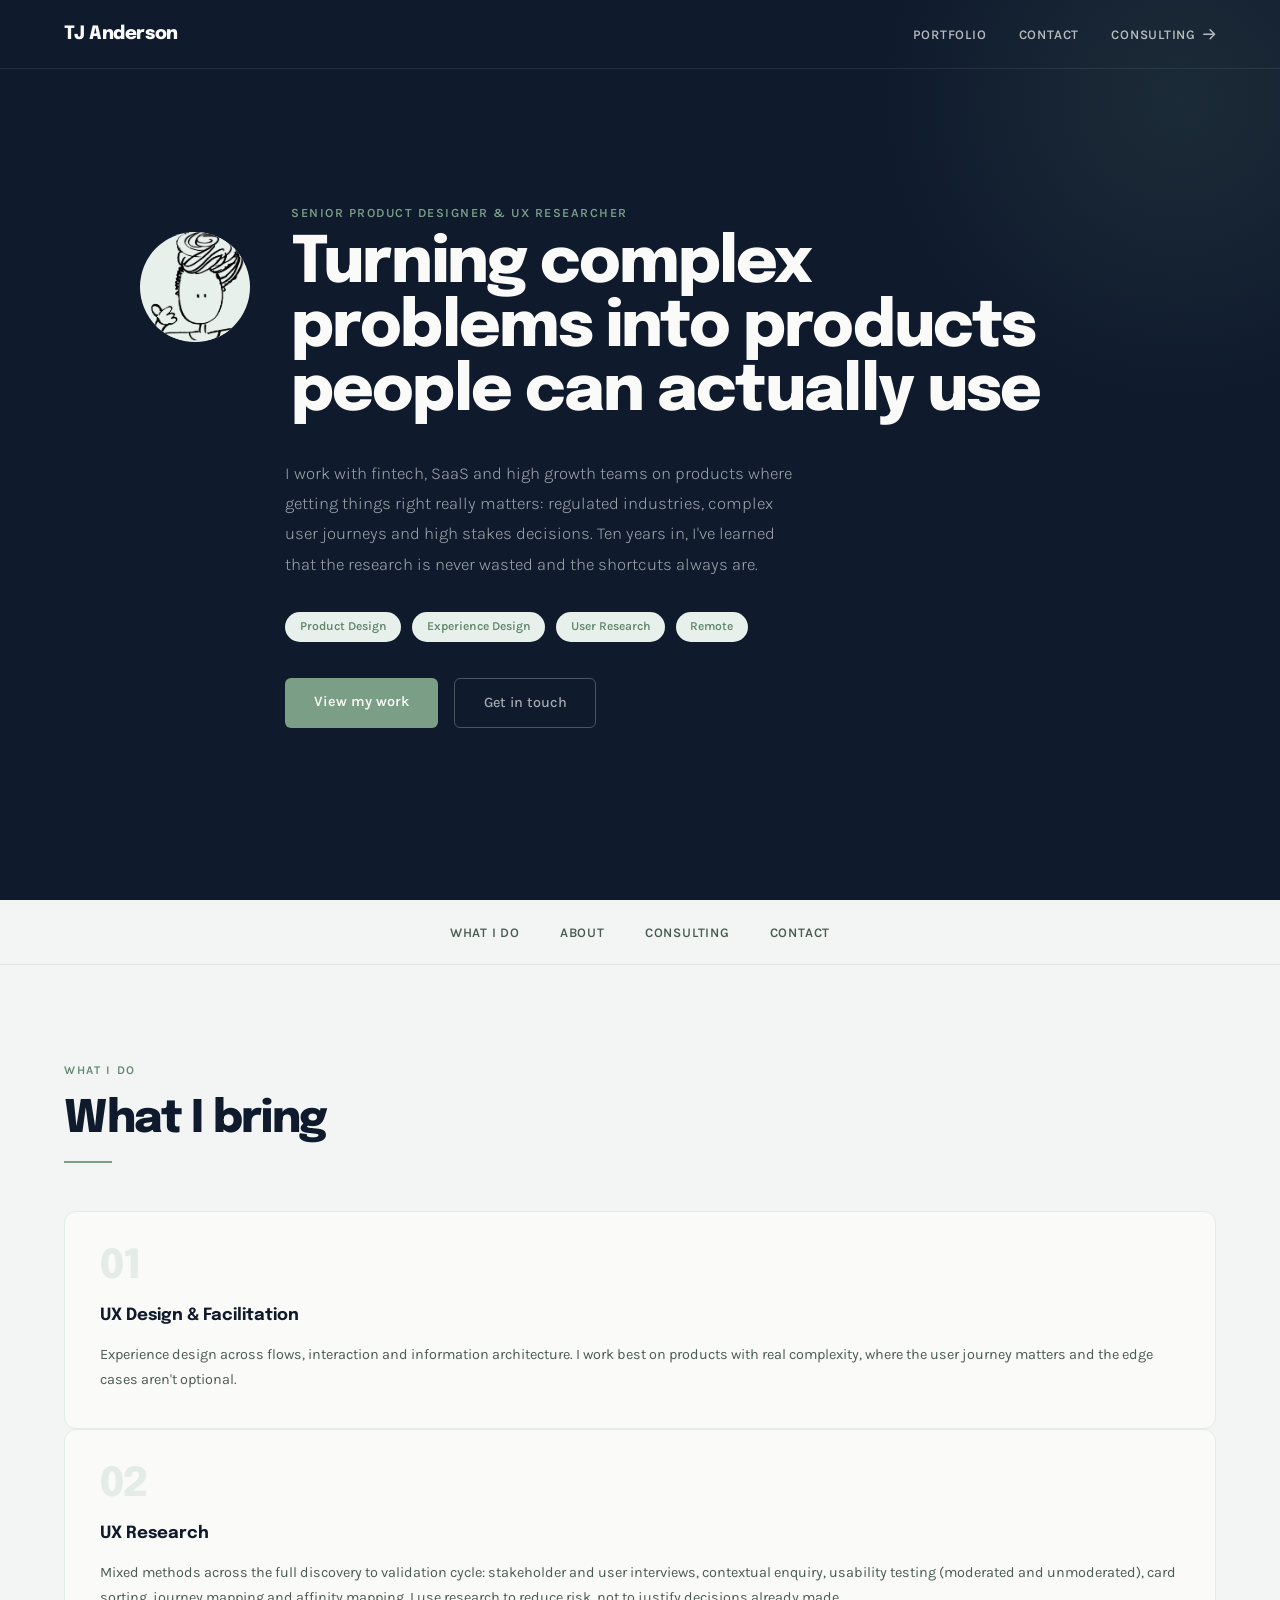
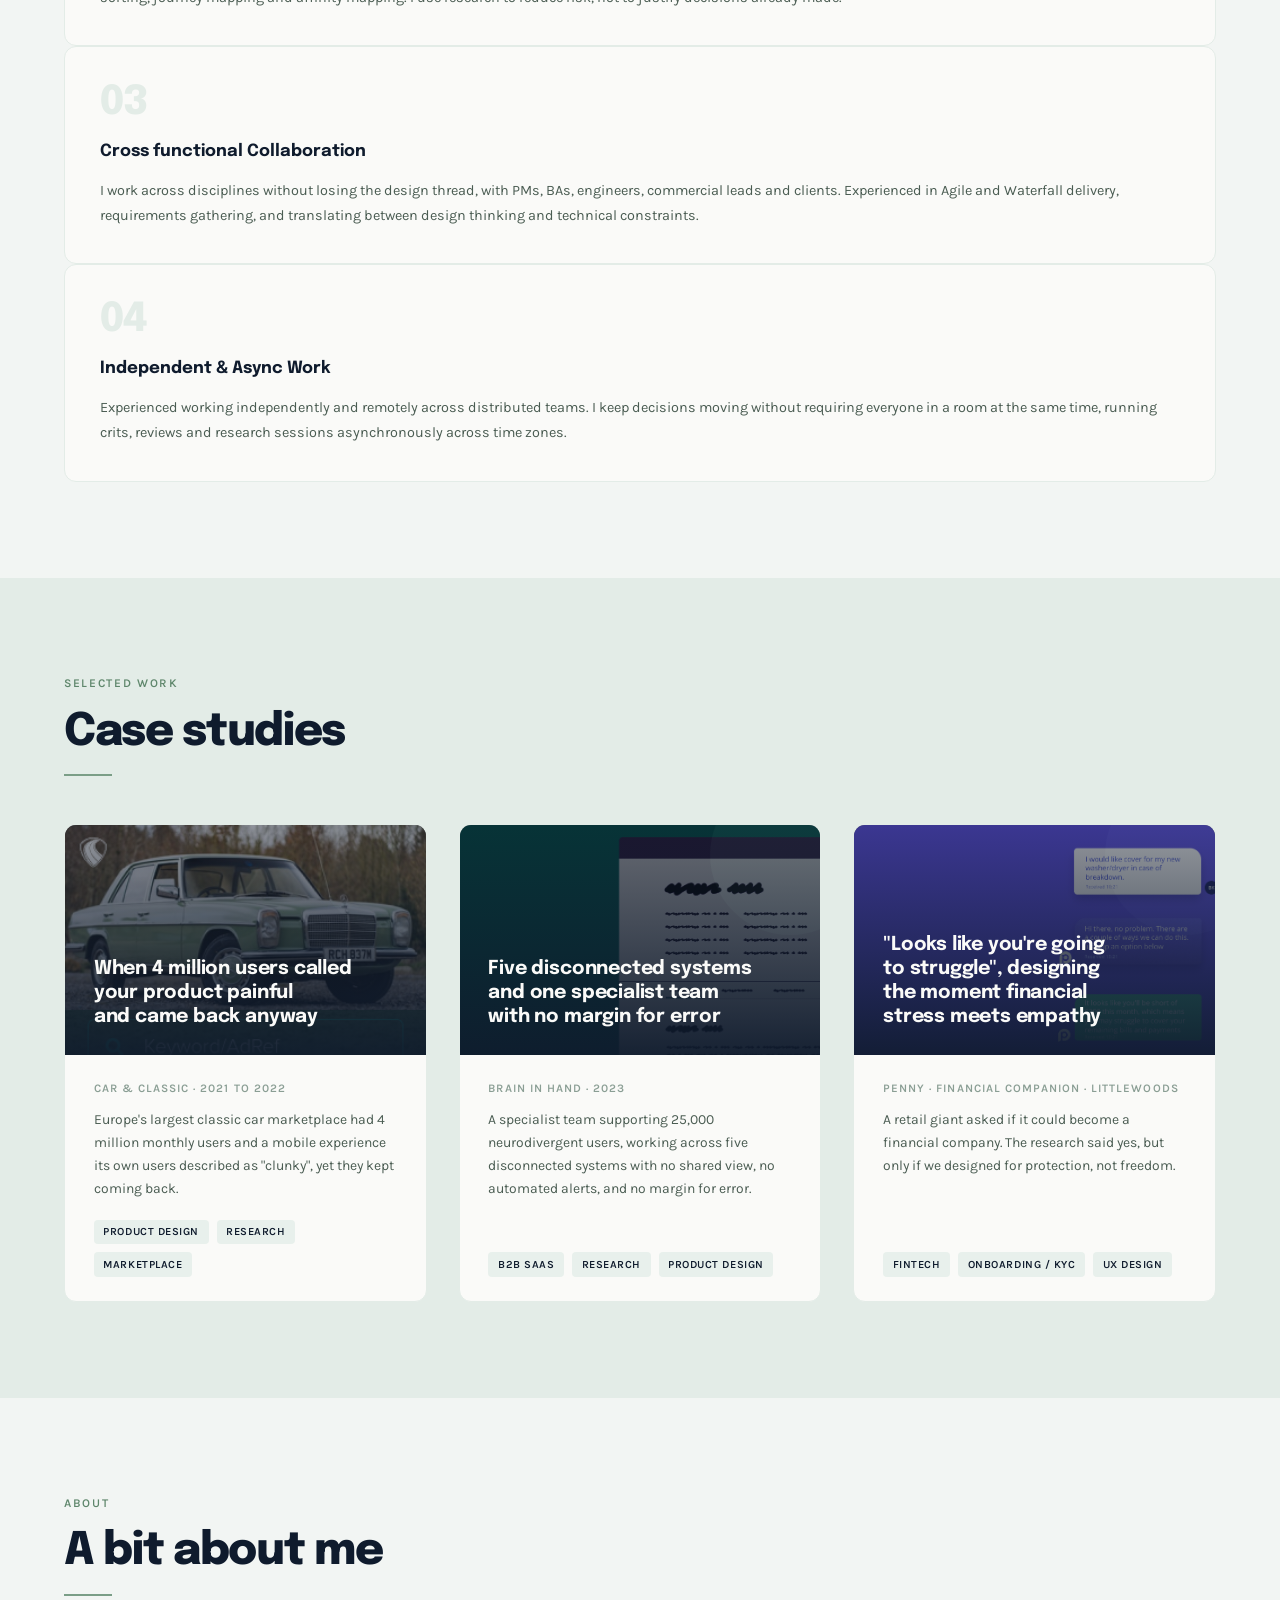
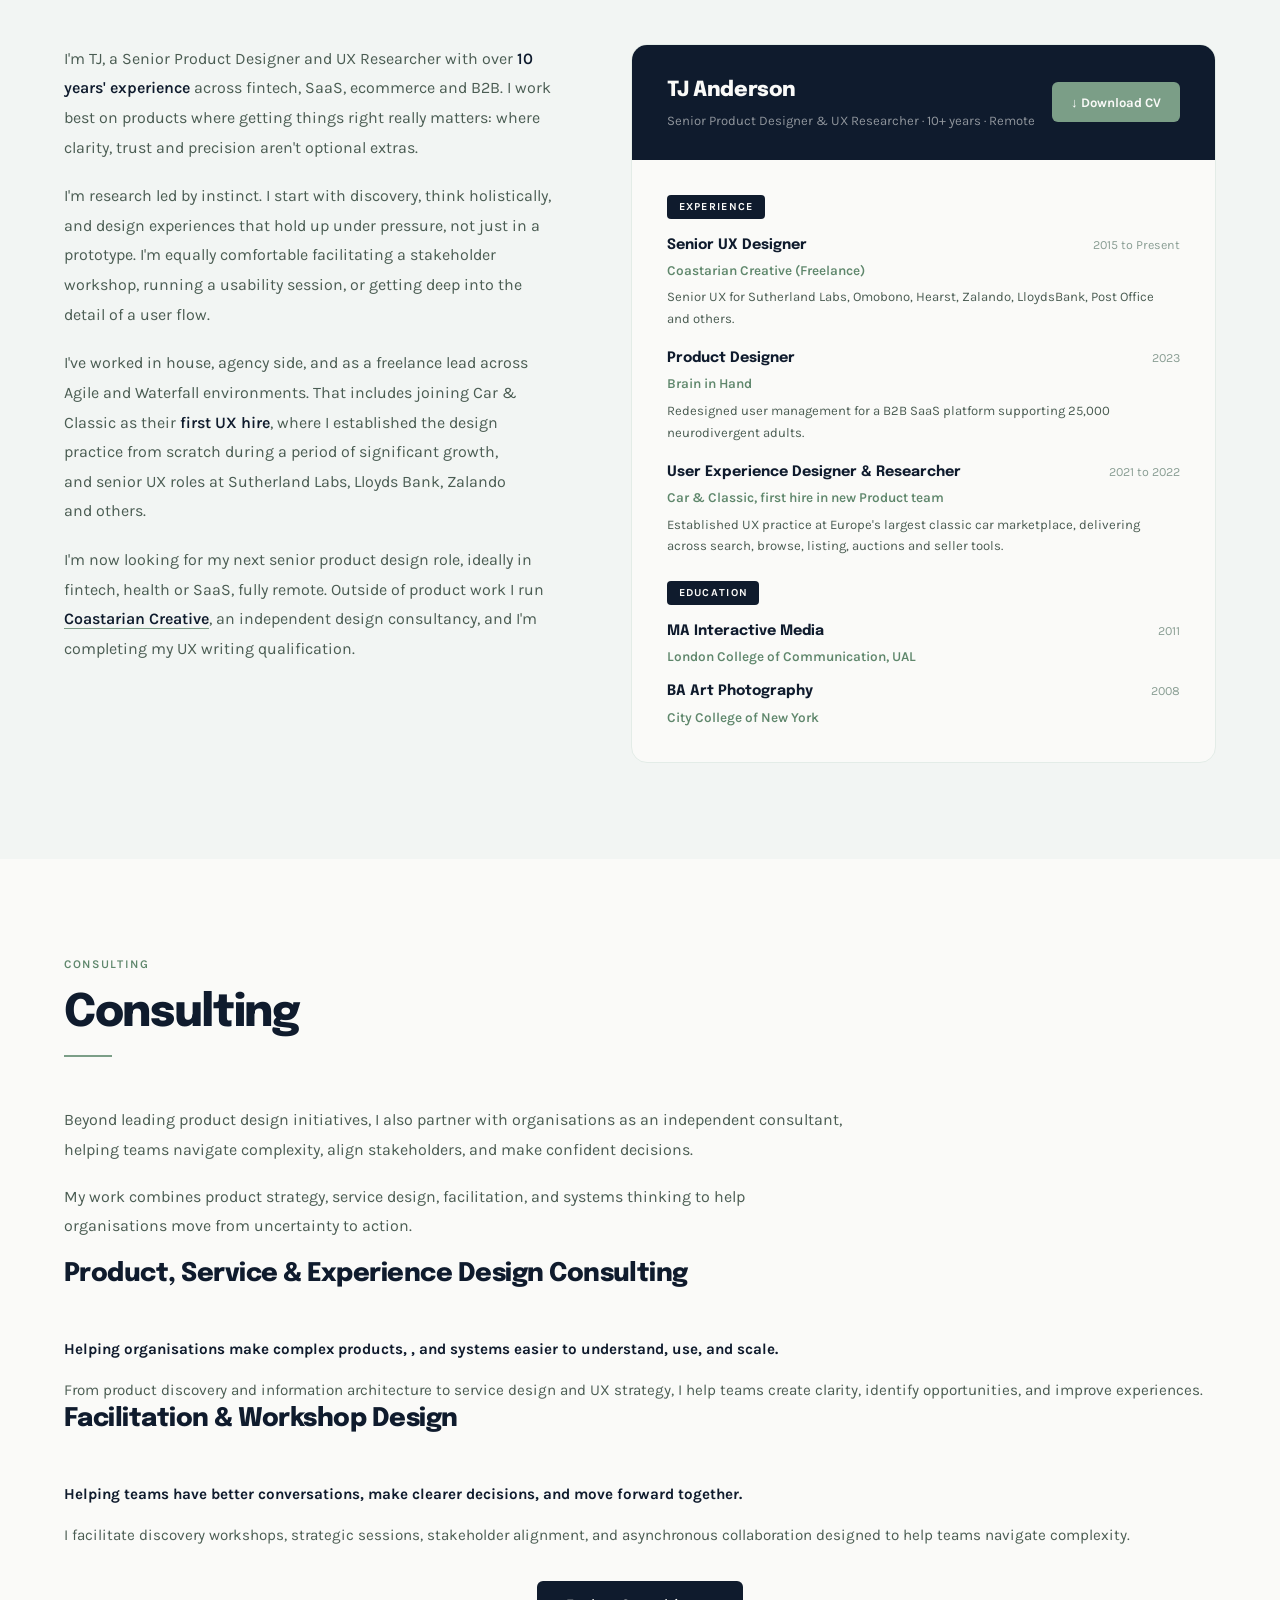
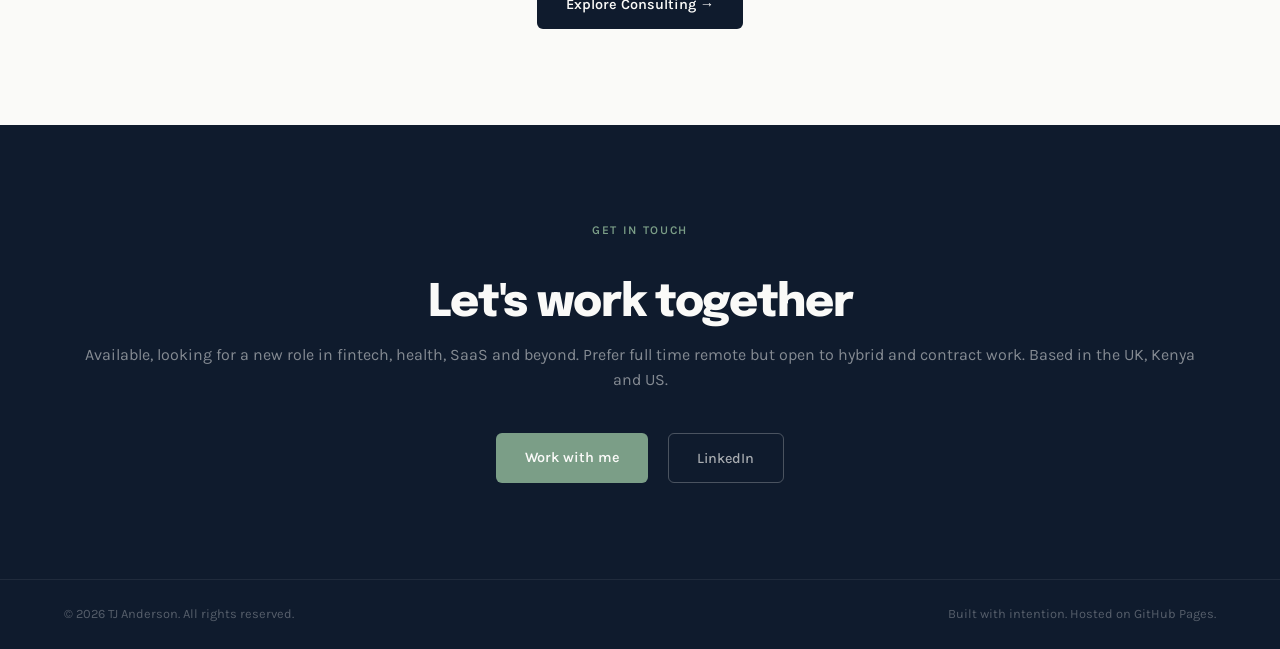
<file: index.html>
<!DOCTYPE html>
<html lang="en">
<head>
  <meta charset="UTF-8">
  <meta name="viewport" content="width=device-width, initial-scale=1.0">
  <title>TJ Anderson | Senior Product Designer & UX Researcher</title>
  <link rel="icon" href="favicon.ico" sizes="any">
  <link rel="icon" type="image/png" href="favicon.png">
  <link rel="apple-touch-icon" href="apple-touch-icon.png">
  <link rel="preconnect" href="https://fonts.googleapis.com">
  <link href="https://fonts.googleapis.com/css2?family=Epilogue:ital,wght@0,300;0,400;0,600;0,800;1,300;1,400&family=Karla:wght@300;400;600&display=swap" rel="stylesheet">
  <link rel="stylesheet" href="styles.css?v=20260626">
</head>
<body>

  <nav class="home-nav" id="home-nav">
    <a href="#" class="nav-logo">TJ Anderson</a>
    <ul class="nav-links">
      <li><a href="index.html">Portfolio</a></li>
      <li><a href="#contact">Contact</a></li>
      <li>
        <a href="consulting.html" class="nav-with-icon">
          Consulting
          <svg fill="none" viewBox="0 0 24 24" stroke="currentColor" stroke-width="2.4" aria-hidden="true"><path stroke-linecap="round" stroke-linejoin="round" d="M13.5 4.5L21 12m0 0l-7.5 7.5M21 12H3"/></svg>
        </a>
      </li>
    </ul>
  </nav>

  <div class="home-hero">
    <div class="home-hero-inner">
      <div class="hero-main fade-in">
        <div class="hero-avatar-wrap"><img class="hero-avatar" src="[data-uri]" alt="TJ Anderson"></div>
        <p class="hero-eyebrow">Senior Product Designer &amp; UX Researcher</p>
        <h1 class="hero-name">Turning complex problems into products people can actually use</h1>
      </div>
      <div class="hero-below">
        <p class="hero-tagline fade-in">I work with fintech, SaaS and high growth teams on products where getting things right really matters: regulated industries, complex user journeys and high stakes decisions. Ten years in, I've learned that the research is never wasted and the shortcuts always are.</p>
        <div class="hero-meta fade-in">
          <span class="pill-light">Product Design</span>
          <span class="pill-light">Experience Design</span>
          <span class="pill-light">User Research</span>
          <span class="pill-light">Remote</span>
        </div>
        <div class="hero-cta fade-in">
          <a href="#work" class="btn-primary">View my work</a>
          <a href="#contact" class="btn-ghost">Get in touch</a>
        </div>
      </div>
    </div>
  </div>

  <nav class="home-section-nav" aria-label="Page navigation">
    <ul class="nav-links">
      <li><a href="#">What I do</a></li>
      <li><a href="#about">About</a></li>
      <li><a href="#consultancy">Consulting</a></li>
      <li><a href="#contact">Contact</a></li>
    </ul>
  </nav>

  <section class="home-section" id="">
    <p class="home-section-label fade-in">What I do</p>
    <h2 class="home-section-title fade-in">What I bring</h2>
    <div class="home-section-divider fade-in"></div>
    <div class="-grid">
      <div class="service-card fade-in">
        <div class="service-number">01</div>
        <h3 class="service-title">UX Design &amp; Facilitation</h3>
        <p class="service-desc">Experience design across flows, interaction and information architecture. I work best on products with real complexity, where the user journey matters and the edge cases aren't optional.</p>
      </div>
      <div class="service-card fade-in">
        <div class="service-number">02</div>
        <h3 class="service-title">UX Research</h3>
        <p class="service-desc">Mixed methods across the full discovery to validation cycle: stakeholder and user interviews, contextual enquiry, usability testing (moderated and unmoderated), card sorting, journey mapping and affinity mapping. I use research to reduce risk, not to justify decisions already made.</p>
      </div>
      <div class="service-card fade-in">
        <div class="service-number">03</div>
        <h3 class="service-title">Cross functional Collaboration</h3>
        <p class="service-desc">I work across disciplines without losing the design thread, with PMs, BAs, engineers, commercial leads and clients. Experienced in Agile and Waterfall delivery, requirements gathering, and translating between design thinking and technical constraints.</p>
      </div>
      <div class="service-card fade-in">
        <div class="service-number">04</div>
        <h3 class="service-title">Independent &amp; Async Work</h3>
        <p class="service-desc">Experienced working independently and remotely across distributed teams. I keep decisions moving without requiring everyone in a room at the same time, running crits, reviews and research sessions asynchronously across time zones.</p>
      </div>
    </div>
  </section>

  <div class="work-section" id="work">
    <div class="work-inner">
      <p class="home-section-label fade-in">Selected work</p>
      <h2 class="home-section-title fade-in">Case studies</h2>
      <div class="home-section-divider fade-in"></div>
      <div class="work-grid">
        <a href="car-and-classic.html" class="work-card fade-in">
          <div class="work-card-header has-image bih-card-image">
            <img src="images/C&amp;C/Home.png" alt="Car &amp; Classic mobile app home screen">
            <h3 class="work-card-title">When 4 million users called your product painful and came back anyway</h3>
          </div>
          <div class="work-card-body">
            <p class="work-card-company">Car &amp; Classic · 2021 to 2022</p>
            <p class="work-card-desc">Europe's largest classic car marketplace had 4 million monthly users and a mobile experience its own users described as "clunky", yet they kept coming back.</p>
            <div class="work-card-tags"><span class="tag">Product Design</span><span class="tag">Research</span><span class="tag">Marketplace</span></div>
          </div>
        </a>
        <a href="brain-in-hand.html" class="work-card fade-in">
          <div class="work-card-header has-image">
            <img src="images/BiH/BiH%20Hero%20b.png" alt="Brain in Hand browser interface">
            <h3 class="work-card-title">Five disconnected systems and one specialist team with no margin for error</h3>
          </div>
          <div class="work-card-body">
            <p class="work-card-company">Brain in Hand · 2023</p>
            <p class="work-card-desc">A specialist team supporting 25,000 neurodivergent users, working across five disconnected systems with no shared view, no automated alerts, and no margin for error.</p>
            <div class="work-card-tags"><span class="tag">B2B SaaS</span><span class="tag">Research</span><span class="tag">Product Design</span></div>
          </div>
        </a>
        <a href="penny.html" class="work-card fade-in">
          <div class="work-card-header has-image penny-card-image">
            <img src="images/Penny/Penny%20Hero%20d.png" alt="Penny financial companion message interface">
            <h3 class="work-card-title">"Looks like you're going to struggle", designing the moment financial stress meets empathy</h3>
          </div>
          <div class="work-card-body">
            <p class="work-card-company">Penny · Financial Companion · Littlewoods</p>
            <p class="work-card-desc">A retail giant asked if it could become a financial  company. The research said yes, but only if we designed for protection, not freedom.</p>
            <div class="work-card-tags"><span class="tag">Fintech</span><span class="tag">Onboarding / KYC</span><span class="tag">UX Design</span></div>
          </div>
        </a>
      </div>
    </div>
  </div>

  <section class="home-section" id="about">
    <p class="home-section-label fade-in">About</p>
    <h2 class="home-section-title fade-in">A bit about me</h2>
    <div class="home-section-divider fade-in"></div>
    <div class="about-grid">
      <div class="about-text fade-in">
        <p>I'm TJ, a Senior Product Designer and UX Researcher with over <strong>10 years' experience</strong> across fintech, SaaS, ecommerce and B2B. I work best on products where getting things right really matters: where clarity, trust and precision aren't optional extras.</p>
        <p>I'm research led by instinct. I start with discovery, think holistically, and design experiences that hold up under pressure, not just in a prototype. I'm equally comfortable facilitating a stakeholder workshop, running a usability session, or getting deep into the detail of a user flow.</p>
        <p>I've worked in house, agency side, and as a freelance lead across Agile and Waterfall environments. That includes joining Car &amp; Classic as their <strong>first UX hire</strong>, where I established the design practice from scratch during a period of significant growth, and senior UX roles at Sutherland Labs, Lloyds Bank, Zalando and others.</p>
        <p>I'm now looking for my next senior product design role, ideally in fintech, health or SaaS, fully remote. Outside of product work I run <a href="mailto:tj@coastarian.com" class="inline-mail-link"><strong>Coastarian Creative</strong></a>, an independent design consultancy, and I'm completing my UX writing qualification.</p>
      </div>
      <div class="fade-in">
        <div class="cv-section">
          <div class="cv-header">
            <div>
              <h3>TJ Anderson</h3>
              <p>Senior Product Designer &amp; UX Researcher · 10+ years · Remote</p>
            </div>
            <a href="CV/TJ_Anderson_CV_200826.pdf" download class="cv-download">↓ Download CV</a>
          </div>
          <div class="cv-body">
            <div class="cv-section-label">Experience</div>
            <div class="cv-row"><span class="cv-role">Senior UX Designer</span><span class="cv-dates">2015 to Present</span></div>
            <div class="cv-org">Coastarian Creative (Freelance)</div>
            <p class="cv-detail">Senior UX for Sutherland Labs, Omobono, Hearst, Zalando, LloydsBank, Post Office and others.</p>
            <div class="cv-row"><span class="cv-role">Product Designer</span><span class="cv-dates">2023</span></div>
            <div class="cv-org">Brain in Hand</div>
            <p class="cv-detail">Redesigned user management for a B2B SaaS platform supporting 25,000 neurodivergent adults.</p>
            <div class="cv-row"><span class="cv-role">User Experience Designer &amp; Researcher</span><span class="cv-dates">2021 to 2022</span></div>
            <div class="cv-org">Car &amp; Classic, first hire in new Product team</div>
            <p class="cv-detail">Established UX practice at Europe's largest classic car marketplace, delivering across search, browse, listing, auctions and seller tools.</p>
            <div class="cv-section-label">Education</div>
            <div class="cv-row"><span class="cv-role">MA Interactive Media</span><span class="cv-dates">2011</span></div>
            <div class="cv-org" style="margin-bottom:0.8rem">London College of Communication, UAL</div>
            <div class="cv-row"><span class="cv-role">BA Art Photography</span><span class="cv-dates">2008</span></div>
            <div class="cv-org">City College of New York</div>
          </div>
        </div>
      </div>
    </div>
  </section>

  <div class="future-section">
    <p class="home-section-label">Coming soon</p>
    <h2 class="home-section-title">More on the way</h2>
    <div class="home-section-divider"></div>
    <div class="future-grid">
      <div class="future-card"><span class="future-badge">In progress</span><h3 class="future-title">Content Design</h3><p class="future-desc">UX writing, microcopy, voice and tone in complex product contexts.</p></div>
      <div class="future-card"><span class="future-badge">Coming soon</span><h3 class="future-title">Writing on Design</h3><p class="future-desc">Thoughts on research, working in fintech, and the things design school doesn't teach you.</p></div>
    </div>
  </div>

  <section class="consultancy-section" id="consultancy">
    <div class="consultancy-inner">
      <div class="consultancy-intro fade-in">
        <p class="home-section-label">Consulting</p>
        <h2 class="home-section-title">Consulting</h2>
        <div class="home-section-divider"></div>
        <p>Beyond leading product design initiatives, I also partner with organisations as an independent consultant, helping teams navigate complexity, align stakeholders, and make confident decisions.</p>
        <p>My work combines product strategy, service design, facilitation, and systems thinking to help organisations move from uncertainty to action.</p>
      </div>
      <div class="consultancy-">
        <a href="product-service-experience-design.html" class="consultancy-card fade-in">
          <h3>Product, Service &amp; Experience Design Consulting</h3>
          <p class="consultancy-card-lead">Helping organisations make complex products, , and systems easier to understand, use, and scale.</p>
          <p>From product discovery and information architecture to service design and UX strategy, I help teams create clarity, identify opportunities, and improve&nbsp;experiences.</p>
        </a>
        <a href="facilitation-workshop-design.html" class="consultancy-card fade-in">
          <h3>Facilitation &amp; Workshop Design</h3>
          <p class="consultancy-card-lead">Helping teams have better conversations, make clearer decisions, and move forward&nbsp;together.</p>
          <p>I facilitate discovery workshops, strategic sessions, stakeholder alignment, and asynchronous collaboration designed to help teams navigate complexity.</p>
        </a>
      </div>
      <div class="consultancy-cta fade-in">
        <a href="consulting.html" class="btn-primary-navy">Explore Consulting →</a>
      </div>
    </div>
  </section>

  <div class="contact-section" id="contact">
    <p class="home-section-label">Get in touch</p>
    <h2 class="home-section-title">Let's work together</h2>
    <p>Available, looking for a new role in fintech, health, SaaS and beyond. Prefer full time remote but open to hybrid and contract work. Based in the UK, Kenya and US.</p>
    <div class="contact-links">
      <a href="mailto:tj@coastarian.com?subject=Work%20with%20me" class="btn-primary">Work with me</a>
      <a href="https://linkedin.com/in/teejanderson" target="_blank" rel="noopener" class="btn-ghost">LinkedIn</a>
    </div>
  </div>

  <footer class="site-footer">
    <p>© 2026 TJ Anderson. All rights reserved.</p>
    <p>Built with intention. Hosted on GitHub Pages.</p>
  </footer>

  <script>
    const nav = document.getElementById('home-nav');
    window.addEventListener('scroll', () => nav.classList.toggle('scrolled', window.scrollY > 80));
    const obs = new IntersectionObserver(entries => entries.forEach(e => { if (e.isIntersecting) e.target.classList.add('visible'); }), { threshold: 0.1 });
    document.querySelectorAll('.fade-in').forEach(el => obs.observe(el));
  </script>
</body>
</html>
</file>
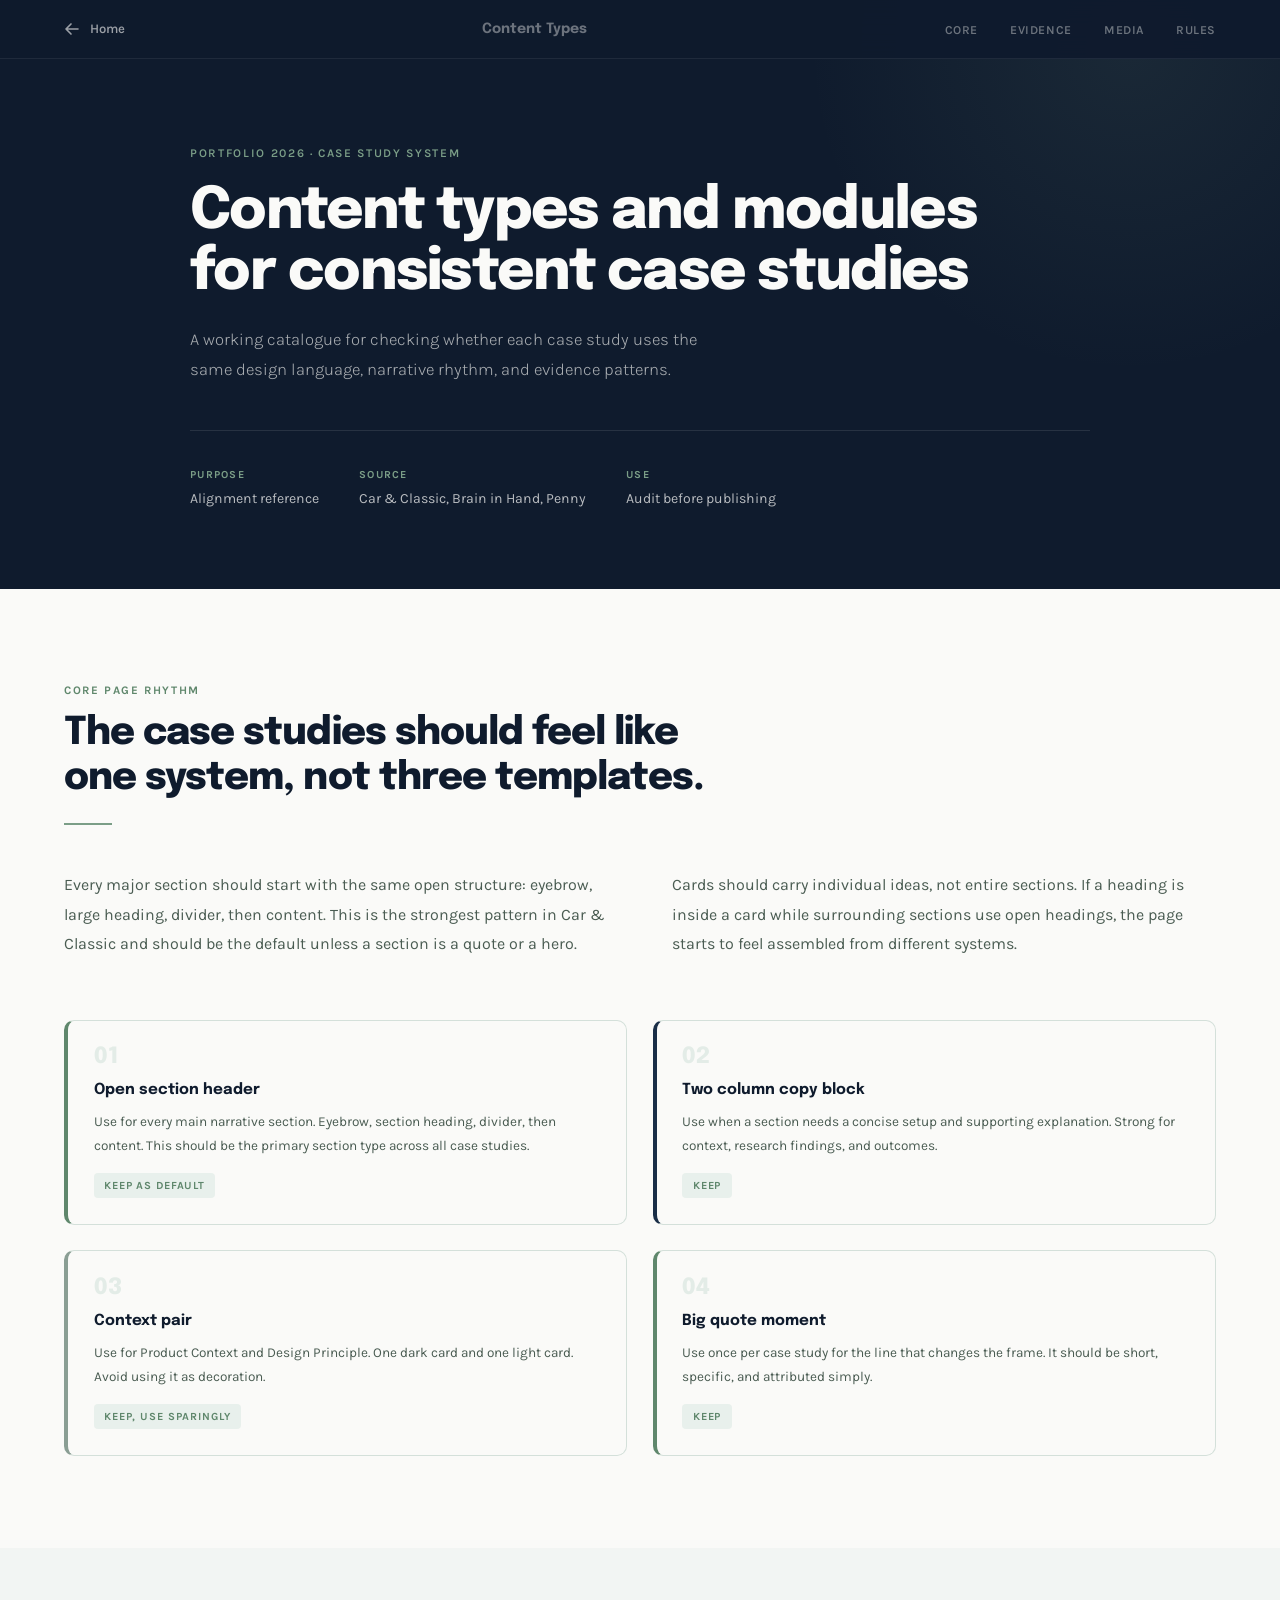
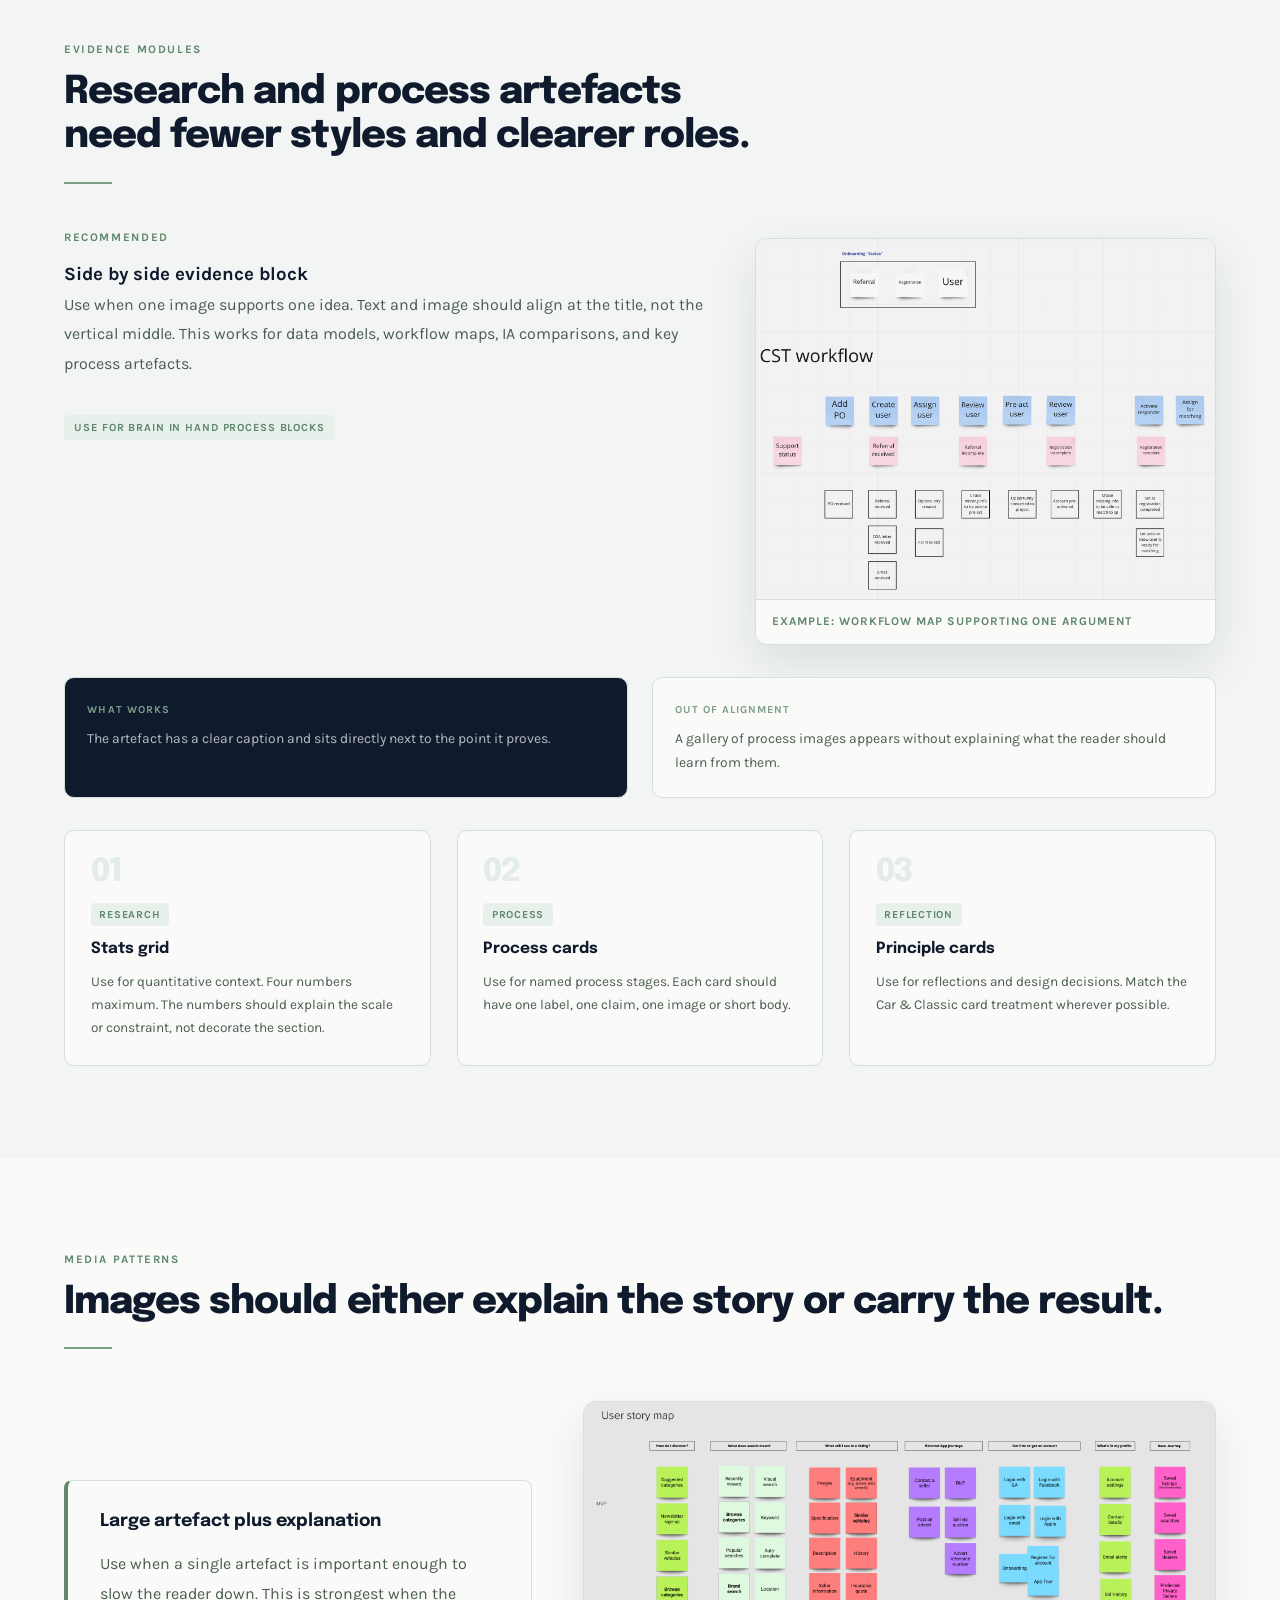
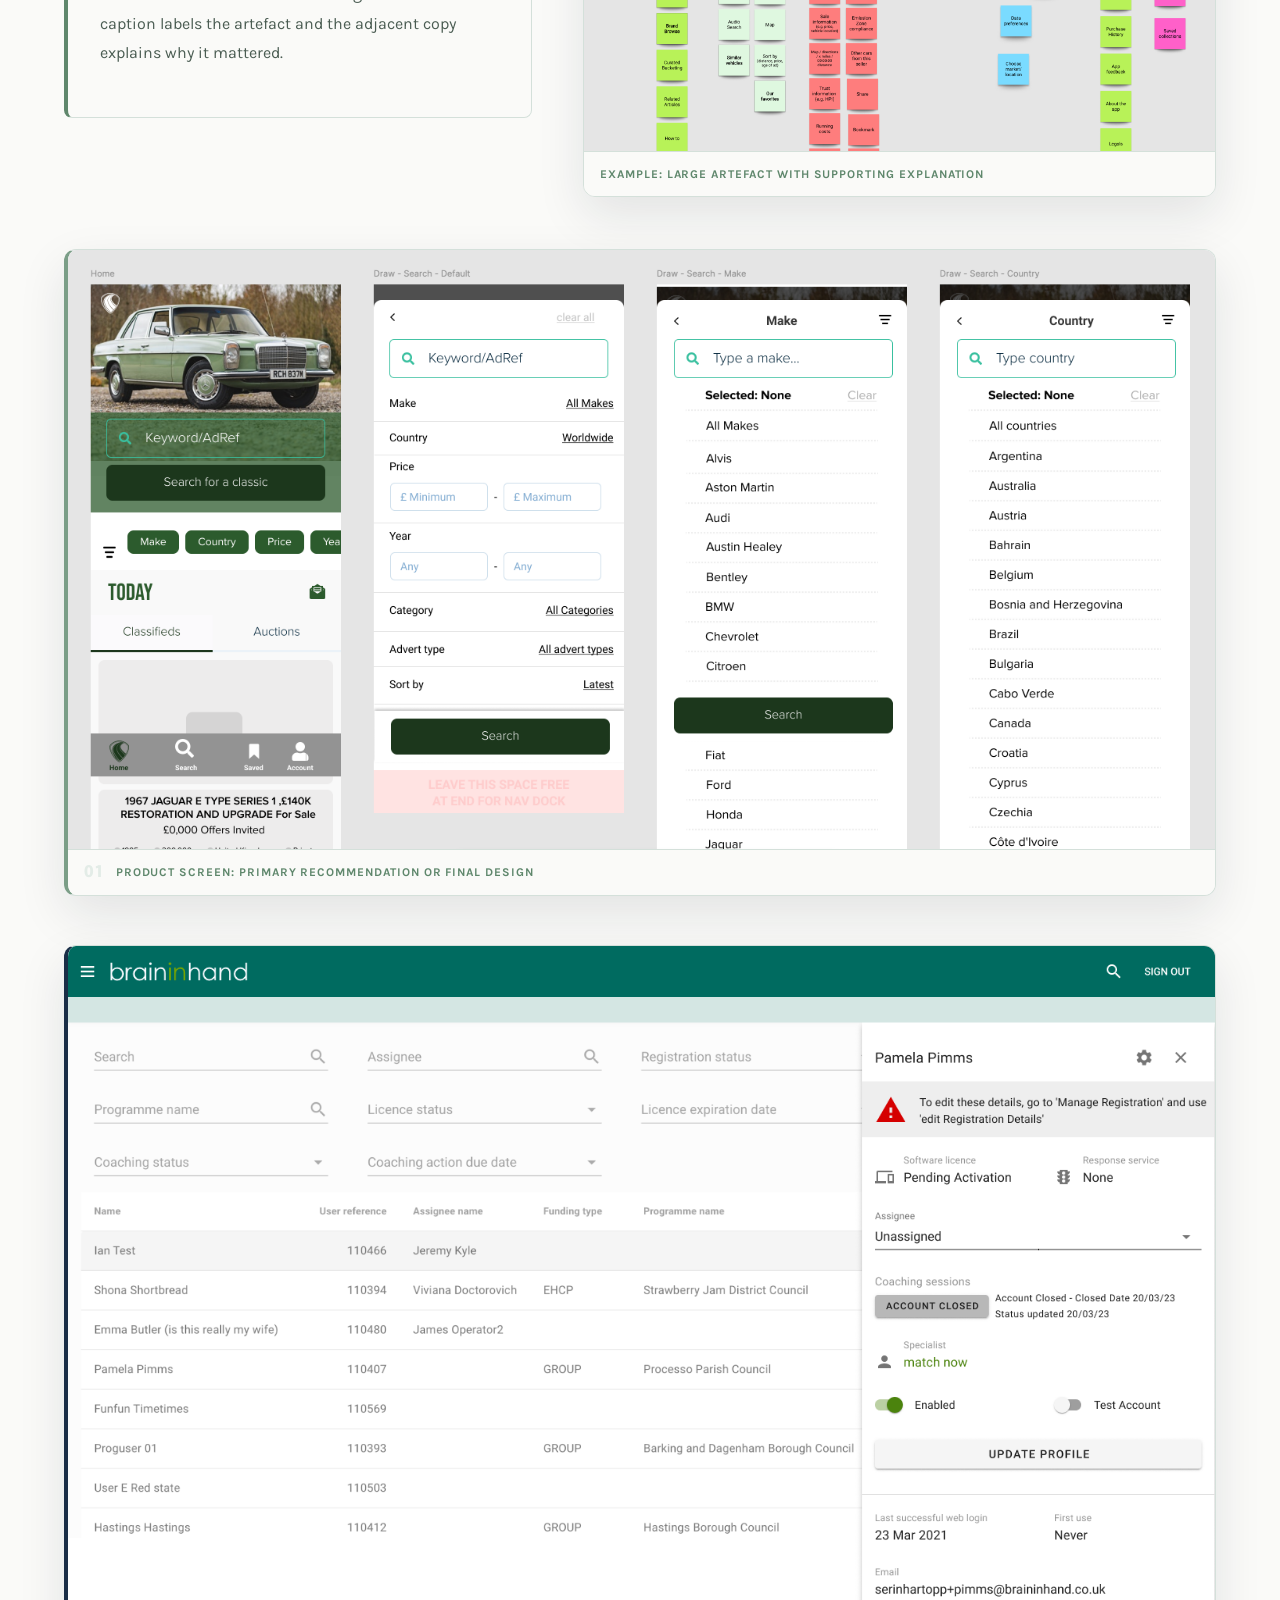
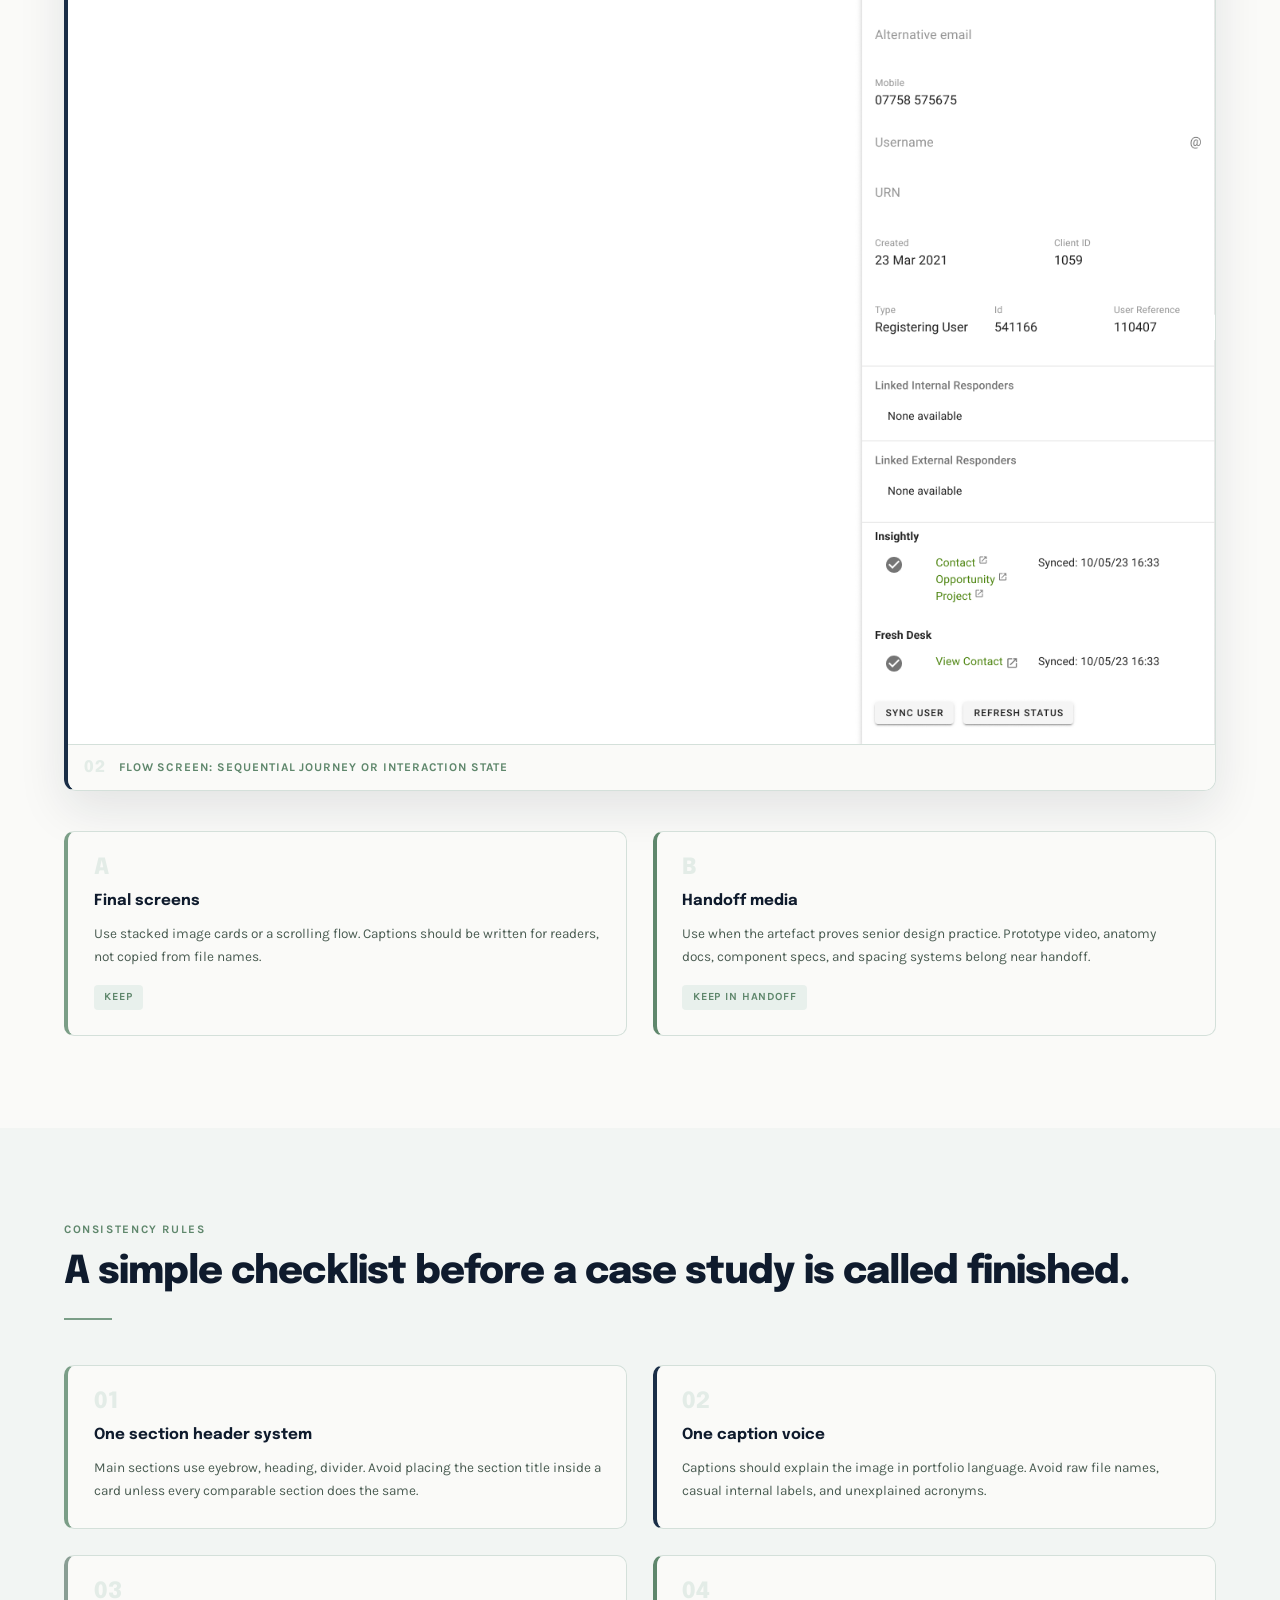
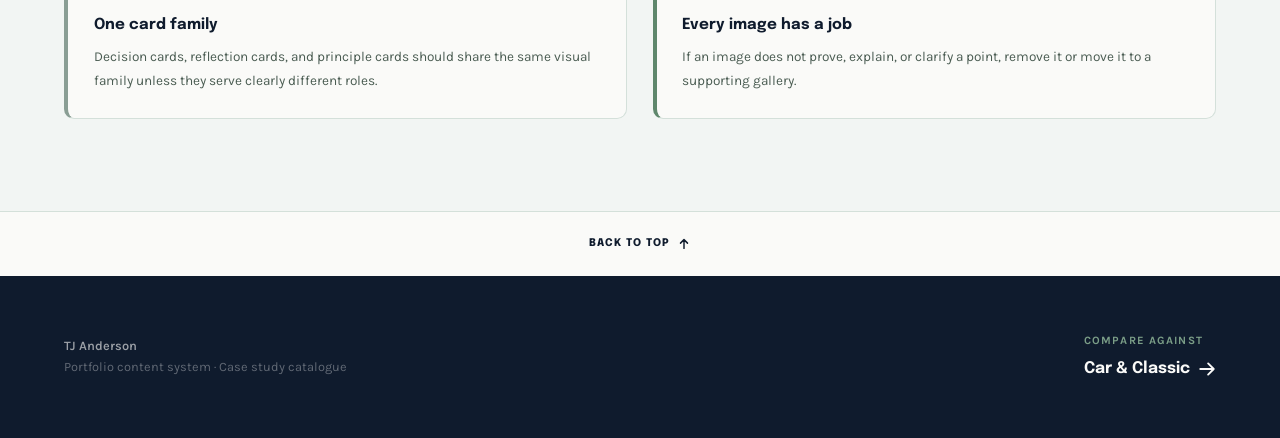
<file: .content-types/index.html>
<!DOCTYPE html>
<html lang="en">
<head>
  <meta charset="UTF-8">
  <meta name="viewport" content="width=device-width, initial-scale=1.0">
  <title>Case Study Content Types | TJ Anderson</title>
  <link rel="icon" href="../favicon.ico" sizes="any">
  <link rel="icon" type="image/png" href="../favicon.png">
  <link rel="apple-touch-icon" href="../apple-touch-icon.png">
  <link rel="preconnect" href="https://fonts.googleapis.com">
  <link href="https://fonts.googleapis.com/css2?family=Epilogue:ital,wght@0,300;0,400;0,600;0,800;1,300;1,400&family=Karla:wght@300;400;600&display=swap" rel="stylesheet">
  <link rel="stylesheet" href="../styles.css?v=20260531b">
</head>
<body id="top">

  <nav class="case-nav">
    <a href="../index.html" class="nav-back">
      <svg fill="none" viewBox="0 0 24 24" stroke="currentColor" stroke-width="2.5"><path stroke-linecap="round" stroke-linejoin="round" d="M10.5 19.5L3 12m0 0l7.5-7.5M3 12h18"/></svg>
      Home
    </a>
    <span class="nav-title">Content Types</span>
    <ul class="nav-anchors">
      <li><a href="#core">Core</a></li>
      <li><a href="#evidence">Evidence</a></li>
      <li><a href="#media">Media</a></li>
      <li><a href="#rules">Rules</a></li>
    </ul>
  </nav>

  <header class="cs-hero">
    <div class="cs-hero-inner fade-in">
      <p class="eyebrow-sm">Portfolio 2026 · Case Study System</p>
      <h1 class="cs-title">Content types and modules for consistent case studies</h1>
      <p class="cs-subtitle">A working catalogue for checking whether each case study uses the same design language, narrative rhythm, and evidence patterns.</p>
      <div class="cs-meta">
        <div><p class="cs-meta-label">Purpose</p><p class="cs-meta-value">Alignment reference</p></div>
        <div><p class="cs-meta-label">Source</p><p class="cs-meta-value">Car &amp; Classic, Brain in Hand, Penny</p></div>
        <div><p class="cs-meta-label">Use</p><p class="cs-meta-value">Audit before publishing</p></div>
      </div>
    </div>
  </header>

  <section class="cs-section bg-surface" id="core">
    <div class="cs-inner wide fade-in">
      <p class="section-eyebrow">Core Page Rhythm</p>
      <h2 class="section-heading">The case studies should feel like one system, not three templates.</h2>
      <div class="divider"></div>
      <div class="context-copy-grid">
        <div>
          <p class="body-text">Every major section should start with the same open structure: eyebrow, large heading, divider, then content. This is the strongest pattern in Car &amp; Classic and should be the default unless a section is a quote or a hero.</p>
        </div>
        <div>
          <p class="body-text">Cards should carry individual ideas, not entire sections. If a heading is inside a card while surrounding sections use open headings, the page starts to feel assembled from different systems.</p>
        </div>
      </div>

      <div class="reflect-grid catalog-grid">
        <div class="reflect-card key">
          <div class="reflect-num">01</div>
          <h4 class="reflect-title">Open section header</h4>
          <p class="reflect-body">Use for every main narrative section. Eyebrow, section heading, divider, then content. This should be the primary section type across all case studies.</p>
          <p class="catalog-status">Keep as default</p>
        </div>
        <div class="reflect-card">
          <div class="reflect-num">02</div>
          <h4 class="reflect-title">Two column copy block</h4>
          <p class="reflect-body">Use when a section needs a concise setup and supporting explanation. Strong for context, research findings, and outcomes.</p>
          <p class="catalog-status">Keep</p>
        </div>
        <div class="reflect-card">
          <div class="reflect-num">03</div>
          <h4 class="reflect-title">Context pair</h4>
          <p class="reflect-body">Use for Product Context and Design Principle. One dark card and one light card. Avoid using it as decoration.</p>
          <p class="catalog-status">Keep, use sparingly</p>
        </div>
        <div class="reflect-card">
          <div class="reflect-num">04</div>
          <h4 class="reflect-title">Big quote moment</h4>
          <p class="reflect-body">Use once per case study for the line that changes the frame. It should be short, specific, and attributed simply.</p>
          <p class="catalog-status">Keep</p>
        </div>
      </div>
    </div>
  </section>

  <section class="cs-section bg-light" id="evidence">
    <div class="cs-inner wide fade-in">
      <p class="section-eyebrow">Evidence Modules</p>
      <h2 class="section-heading">Research and process artefacts need fewer styles and clearer roles.</h2>
      <div class="divider"></div>

      <div class="section-image-pair catalog-module">
        <div>
          <p class="section-eyebrow">Recommended</p>
          <h3>Side by side evidence block</h3>
          <p class="body-text">Use when one image supports one idea. Text and image should align at the title, not the vertical middle. This works for data models, workflow maps, IA comparisons, and key process artefacts.</p>
          <p class="catalog-status">Use for Brain in Hand process blocks</p>
        </div>
        <figure class="case-image-card section-side-image">
          <img src="../images/BiH/CST%20Workflow.png" alt="Example workflow map">
          <figcaption>Example: workflow map supporting one argument</figcaption>
        </figure>
      </div>

      <div class="context-pair catalog-context">
        <div class="context-box navy">
          <p class="context-label">What Works</p>
          <p class="context-text">The artefact has a clear caption and sits directly next to the point it proves.</p>
        </div>
        <div class="context-box">
          <p class="context-label">Out Of Alignment</p>
          <p class="context-text">A gallery of process images appears without explaining what the reader should learn from them.</p>
        </div>
      </div>

      <div class="steps-grid catalog-steps">
        <div class="step-card">
          <div class="step-num">01</div>
          <span class="step-tag">Research</span>
          <h3 class="step-title">Stats grid</h3>
          <p class="step-body">Use for quantitative context. Four numbers maximum. The numbers should explain the scale or constraint, not decorate the section.</p>
        </div>
        <div class="step-card">
          <div class="step-num">02</div>
          <span class="step-tag">Process</span>
          <h3 class="step-title">Process cards</h3>
          <p class="step-body">Use for named process stages. Each card should have one label, one claim, one image or short body.</p>
        </div>
        <div class="step-card">
          <div class="step-num">03</div>
          <span class="step-tag">Reflection</span>
          <h3 class="step-title">Principle cards</h3>
          <p class="step-body">Use for reflections and design decisions. Match the Car &amp; Classic card treatment wherever possible.</p>
        </div>
      </div>
    </div>
  </section>

  <section class="cs-section bg-surface" id="media">
    <div class="cs-inner wide fade-in">
      <p class="section-eyebrow">Media Patterns</p>
      <h2 class="section-heading">Images should either explain the story or carry the result.</h2>
      <div class="divider"></div>

      <div class="mvp-context catalog-module">
        <figure class="case-image-card mvp-story-map">
          <img src="../images/C%26C/Userstory%20Map%20-%20Detail.png" alt="Example story map module">
          <figcaption>Example: large artefact with supporting explanation</figcaption>
        </figure>
        <div class="mvp-context-copy">
          <h3>Large artefact plus explanation</h3>
          <p class="body-text">Use when a single artefact is important enough to slow the reader down. This is strongest when the caption labels the artefact and the adjacent copy explains why it mattered.</p>
        </div>
      </div>

      <div class="case-shot-stack catalog-stack">
        <figure class="case-image-card mvp-recommendation-card">
          <img src="../images/C%26C/Home%20-%20Detail.png" alt="Example product screen">
          <figcaption><span>01</span>Product screen: primary recommendation or final design</figcaption>
        </figure>
        <figure class="case-image-card mvp-recommendation-card">
          <img src="../images/BiH/UPPreview.png" alt="Example profile flow screen">
          <figcaption><span>02</span>Flow screen: sequential journey or interaction state</figcaption>
        </figure>
      </div>

      <div class="reflect-grid catalog-grid">
        <div class="reflect-card">
          <div class="reflect-num">A</div>
          <h4 class="reflect-title">Final screens</h4>
          <p class="reflect-body">Use stacked image cards or a scrolling flow. Captions should be written for readers, not copied from file names.</p>
          <p class="catalog-status">Keep</p>
        </div>
        <div class="reflect-card key">
          <div class="reflect-num">B</div>
          <h4 class="reflect-title">Handoff media</h4>
          <p class="reflect-body">Use when the artefact proves senior design practice. Prototype video, anatomy docs, component specs, and spacing systems belong near handoff.</p>
          <p class="catalog-status">Keep in Handoff</p>
        </div>
      </div>
    </div>
  </section>

  <section class="cs-section bg-light" id="rules">
    <div class="cs-inner wide fade-in">
      <p class="section-eyebrow">Consistency Rules</p>
      <h2 class="section-heading">A simple checklist before a case study is called finished.</h2>
      <div class="divider"></div>
      <div class="reflect-grid">
        <div class="reflect-card">
          <div class="reflect-num">01</div>
          <h4 class="reflect-title">One section header system</h4>
          <p class="reflect-body">Main sections use eyebrow, heading, divider. Avoid placing the section title inside a card unless every comparable section does the same.</p>
        </div>
        <div class="reflect-card">
          <div class="reflect-num">02</div>
          <h4 class="reflect-title">One caption voice</h4>
          <p class="reflect-body">Captions should explain the image in portfolio language. Avoid raw file names, casual internal labels, and unexplained acronyms.</p>
        </div>
        <div class="reflect-card">
          <div class="reflect-num">03</div>
          <h4 class="reflect-title">One card family</h4>
          <p class="reflect-body">Decision cards, reflection cards, and principle cards should share the same visual family unless they serve clearly different roles.</p>
        </div>
        <div class="reflect-card key">
          <div class="reflect-num">04</div>
          <h4 class="reflect-title">Every image has a job</h4>
          <p class="reflect-body">If an image does not prove, explain, or clarify a point, remove it or move it to a supporting gallery.</p>
        </div>
      </div>
    </div>
  </section>

  <div class="case-top-link-wrap">
    <a href="#top" class="case-top-link">
      Back to top
      <svg width="18" height="18" fill="none" viewBox="0 0 24 24" stroke="currentColor" stroke-width="2.5" aria-hidden="true"><path stroke-linecap="round" stroke-linejoin="round" d="M12 19.5v-15m0 0l-6 6m6-6l6 6"/></svg>
    </a>
  </div>

  <footer class="cs-footer">
    <div class="cs-footer-inner">
      <div class="cs-credit"><strong>TJ Anderson</strong>Portfolio content system · Case study catalogue</div>
      <div>
        <p class="cs-next-label">Compare against</p>
        <a href="../car-and-classic.html" class="cs-next-link">Car &amp; Classic <svg width="18" height="18" fill="none" viewBox="0 0 24 24" stroke="currentColor" stroke-width="2.5"><path stroke-linecap="round" stroke-linejoin="round" d="M13.5 4.5L21 12m0 0l-7.5 7.5M21 12H3"/></svg></a>
      </div>
    </div>
  </footer>

  <script>
    const obs = new IntersectionObserver(entries => entries.forEach(e => { if (e.isIntersecting) e.target.classList.add('visible'); }), { threshold: 0.08 });
    document.querySelectorAll('.fade-in').forEach(el => obs.observe(el));
  </script>
</body>
</html>
</file>
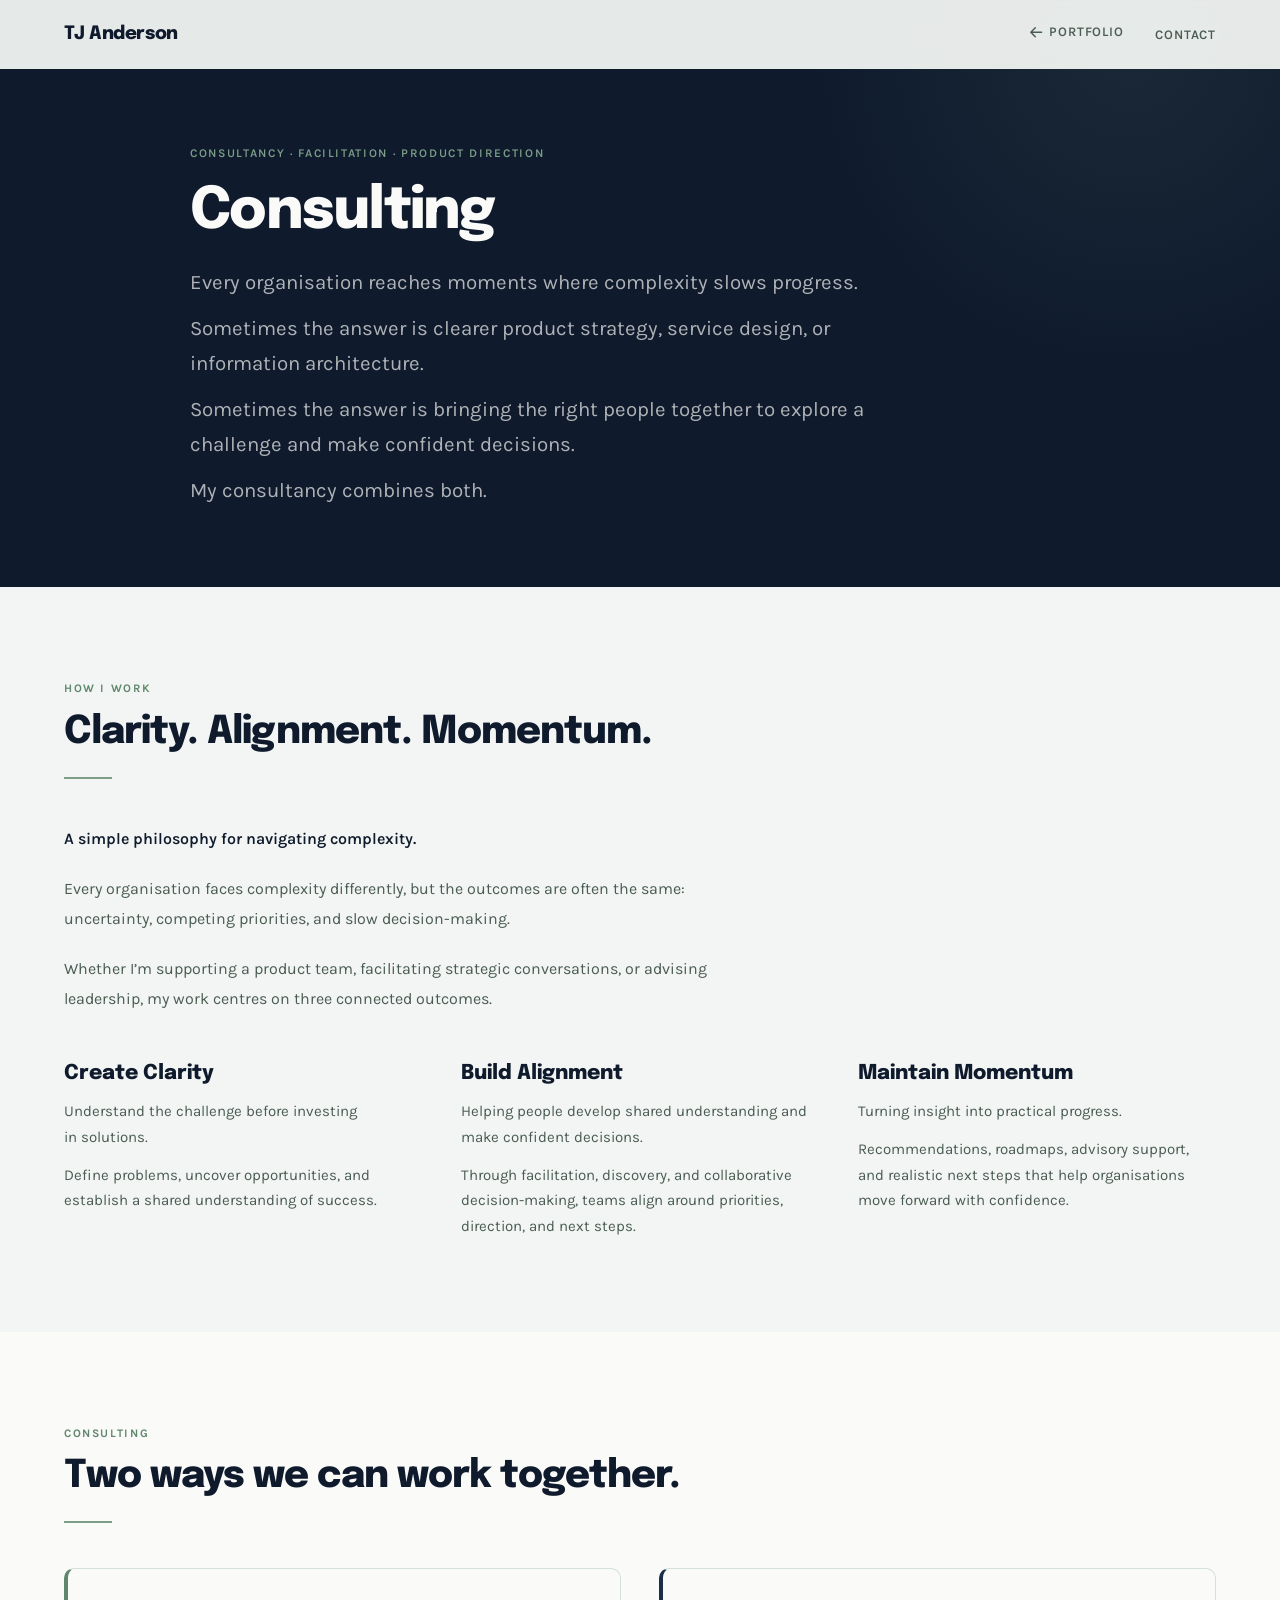
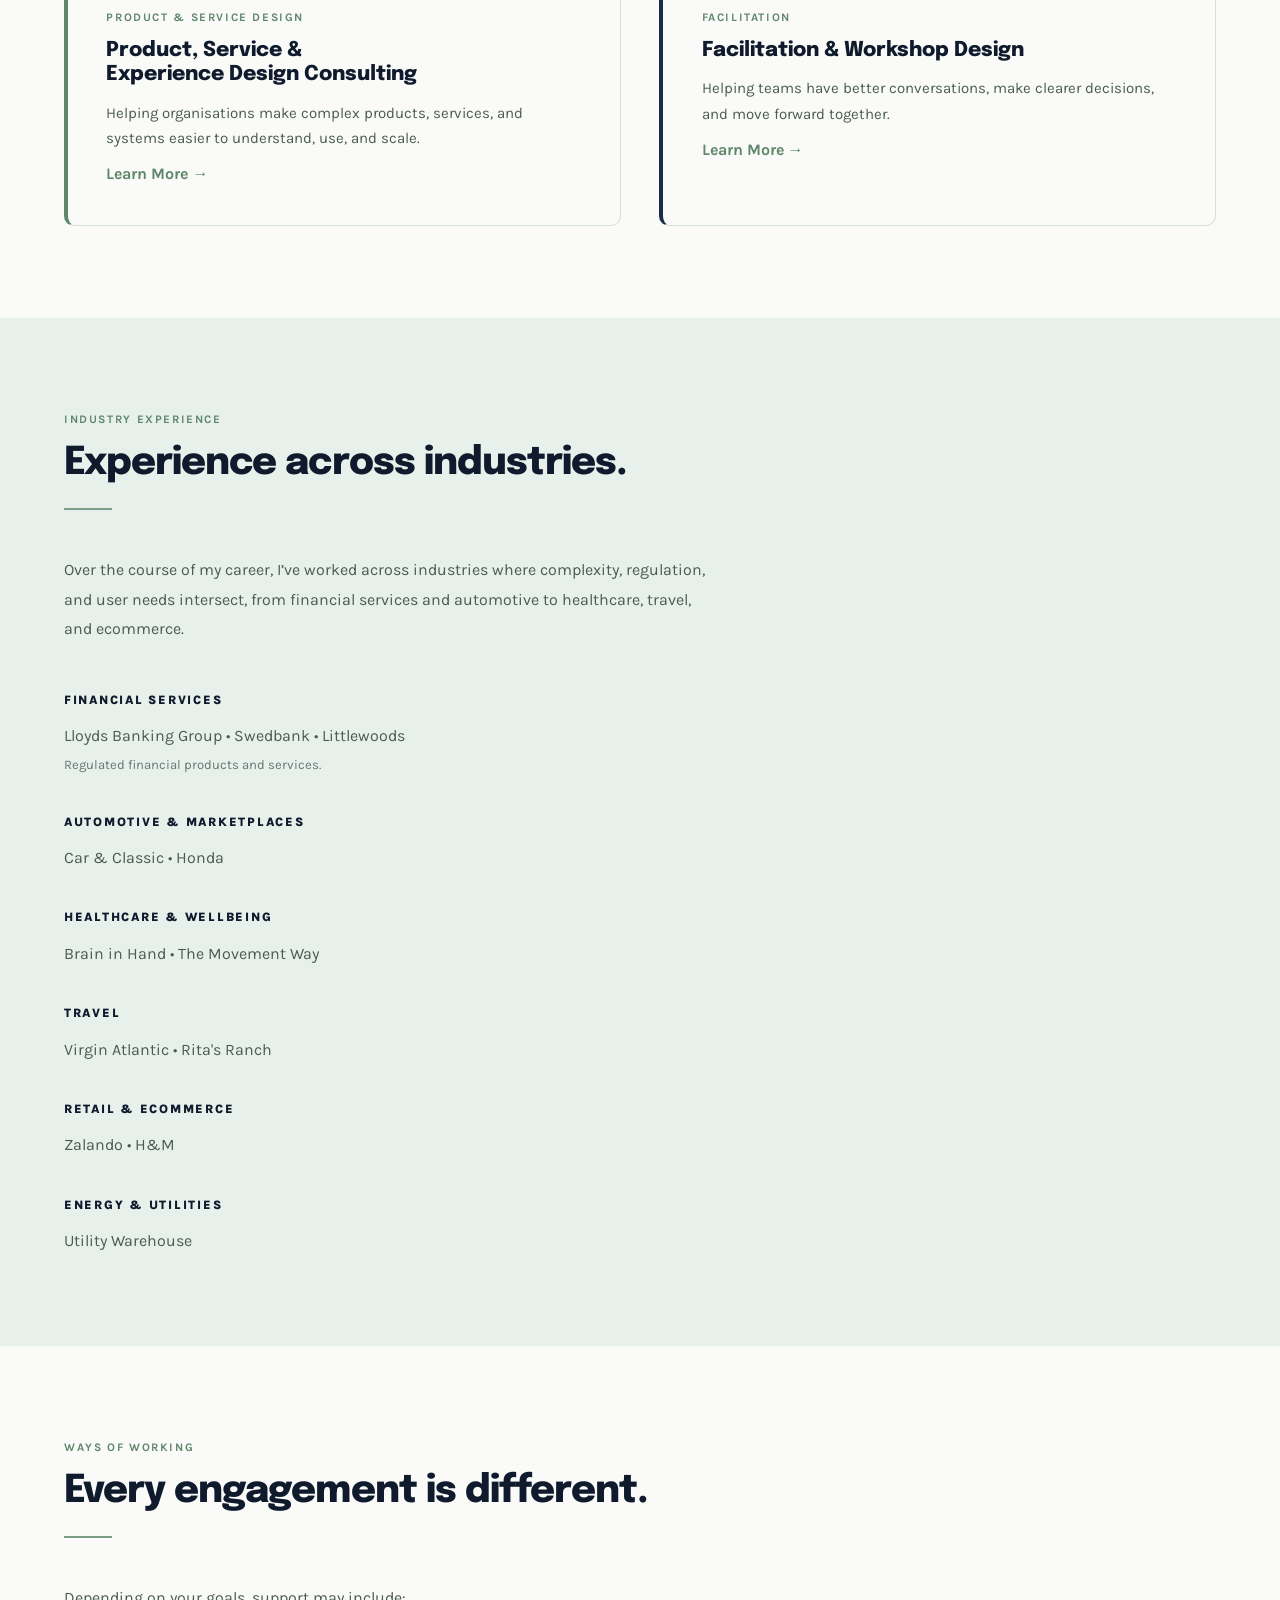
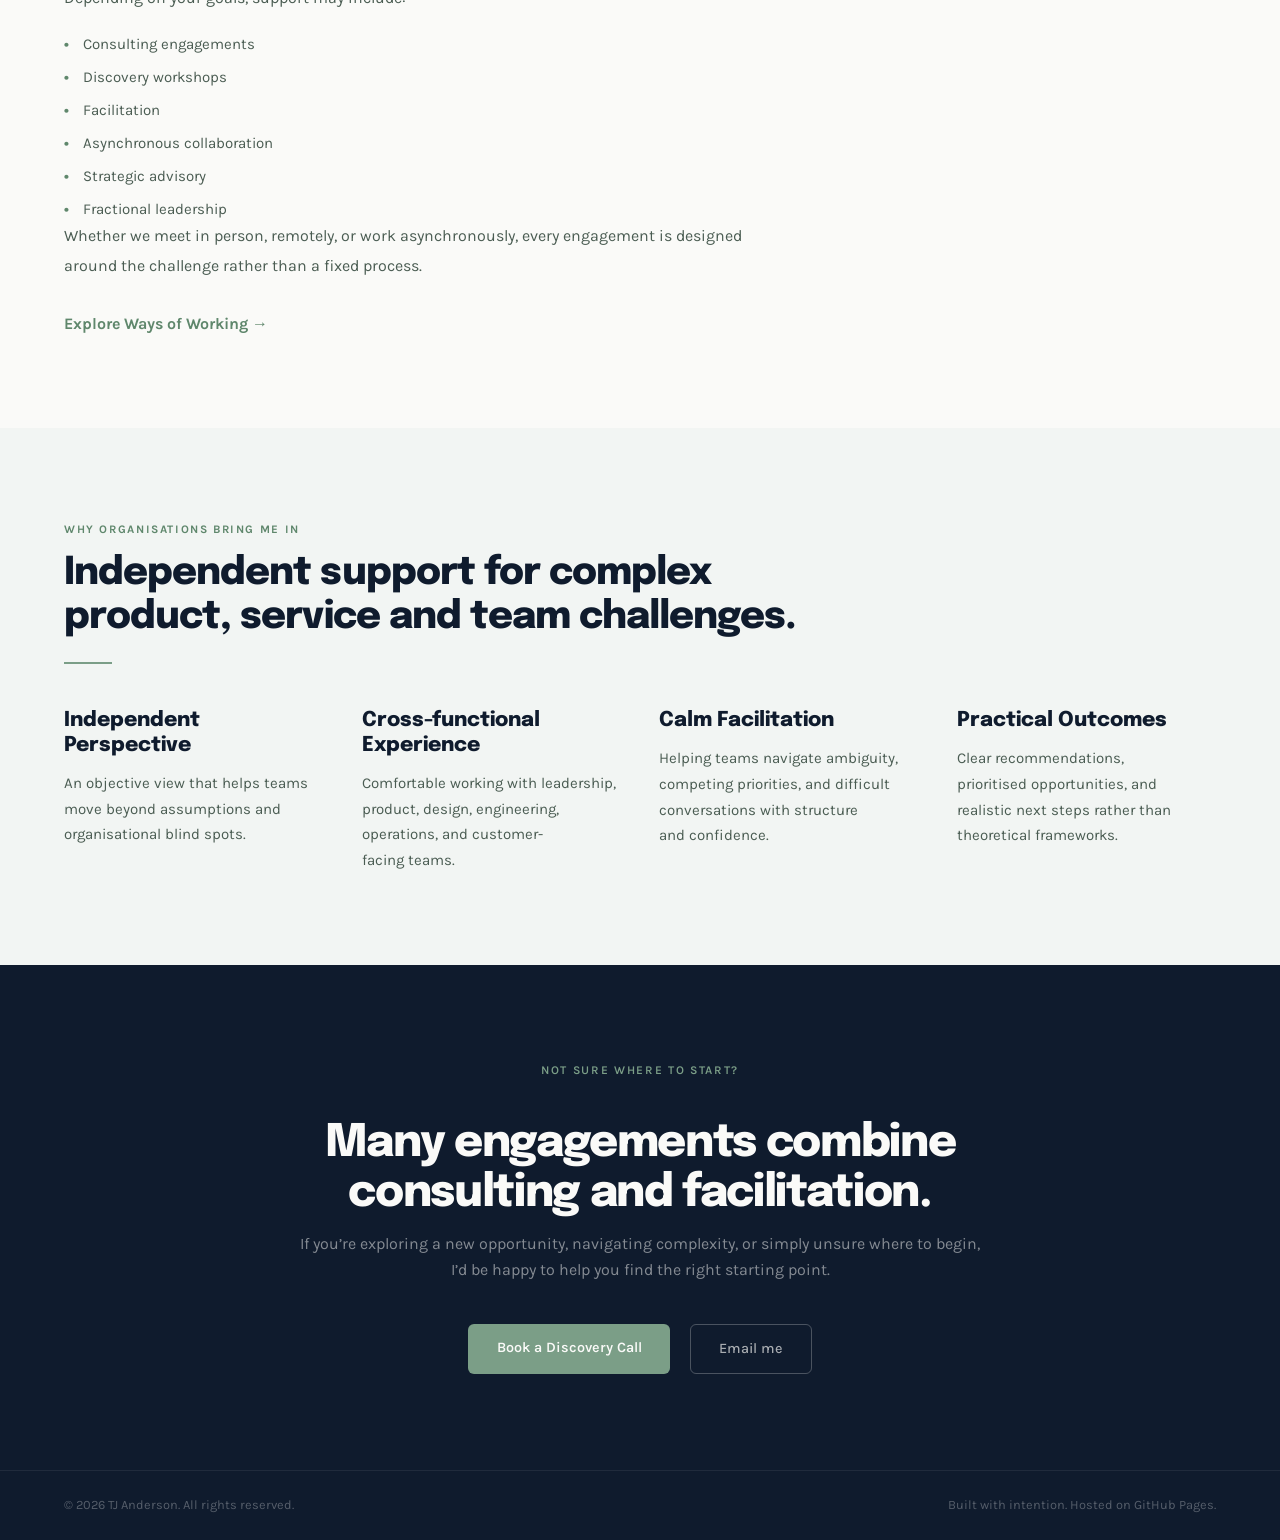
<file: consulting.html>
<!DOCTYPE html>
<html lang="en">
<head>
  <meta charset="UTF-8">
  <meta name="viewport" content="width=device-width, initial-scale=1.0">
  <title>Consulting | TJ Anderson</title>
  <link rel="icon" href="favicon.ico" sizes="any">
  <link rel="icon" type="image/png" href="favicon.png">
  <link rel="apple-touch-icon" href="apple-touch-icon.png">
  <link rel="preconnect" href="https://fonts.googleapis.com">
  <link href="https://fonts.googleapis.com/css2?family=Epilogue:ital,wght@0,300;0,400;0,600;0,800;1,300;1,400&family=Karla:wght@300;400;600&display=swap" rel="stylesheet">
  <link rel="stylesheet" href="styles.css?v=20260626">
</head>
<body id="top">

  <nav class="home-nav static-nav">
    <a href="index.html" class="nav-logo">TJ Anderson</a>
    <ul class="nav-links">
      <li>
        <a href="index.html" class="nav-with-icon">
          <svg fill="none" viewBox="0 0 24 24" stroke="currentColor" stroke-width="2.4" aria-hidden="true"><path stroke-linecap="round" stroke-linejoin="round" d="M10.5 19.5L3 12m0 0l7.5-7.5M3 12h18"/></svg>
          Portfolio
        </a>
      </li>
      <li><a href="#contact">Contact</a></li>
    </ul>
  </nav>

  <header class="cs-hero services-hero">
    <div class="cs-hero-inner fade-in">
      <p class="eyebrow-sm">Consultancy · Facilitation · Product Direction</p>
      <h1 class="cs-title">Consulting</h1>
      <div class="services-hero-copy">
        <p>Every organisation reaches moments where complexity slows progress.</p>
        <p>Sometimes the answer is clearer product strategy, service design, or information architecture.</p>
        <p>Sometimes the answer is bringing the right people together to explore a challenge and make confident decisions.</p>
        <p>My consultancy combines both.</p>
      </div>
    </div>
  </header>

  <section class="cs-section bg-light" id="how-i-work">
    <div class="cs-inner wide fade-in">
      <p class="section-eyebrow">How I Work</p>
      <h2 class="section-heading">Clarity. Alignment. Momentum.</h2>
      <div class="divider"></div>
      <div class="services-overview-copy">
        <p class="body-text"><strong>A simple philosophy for navigating complexity.</strong></p>
        <p class="body-text">Every organisation faces complexity differently, but the outcomes are often the same: uncertainty, competing priorities, and slow decision-making.</p>
        <p class="body-text">Whether I’m supporting a product team, facilitating strategic conversations, or advising leadership, my work centres on three connected outcomes.</p>
      </div>
      <div class="how-work-grid">
        <article>
          <h3>Create Clarity</h3>
          <p>Understand the challenge before investing in solutions.</p>
          <p>Define problems, uncover opportunities, and establish a shared understanding of success.</p>
        </article>
        <article>
          <h3>Build Alignment</h3>
          <p>Helping people develop shared understanding and make confident decisions.</p>
          <p>Through facilitation, discovery, and collaborative decision-making, teams align around priorities, direction, and next steps.</p>
        </article>
        <article>
          <h3>Maintain Momentum</h3>
          <p>Turning insight into practical progress.</p>
          <p>Recommendations, roadmaps, advisory support, and realistic next steps that help organisations move forward with confidence.</p>
        </article>
      </div>
    </div>
  </section>

  <section class="cs-section bg-surface" id="consulting">
    <div class="cs-inner wide fade-in">
      <p class="section-eyebrow">Consulting</p>
      <h2 class="section-heading">Two ways we can work together.</h2>
      <div class="divider"></div>
      <div class="consulting-service-grid">
        <article class="consulting-service-card">
          <p class="section-eyebrow">Product &amp; Service Design</p>
          <h3>Product, Service &amp; Experience Design Consulting</h3>
          <p>Helping organisations make complex products, services, and systems easier to understand, use, and scale.</p>
          <a href="product-service-experience-design.html" class="services-text-link">Learn More →</a>
        </article>
        <article class="consulting-service-card">
          <p class="section-eyebrow">Facilitation</p>
          <h3>Facilitation &amp; Workshop Design</h3>
          <p>Helping teams have better conversations, make clearer decisions, and move forward together.</p>
          <a href="facilitation-workshop-design.html" class="services-text-link">Learn More →</a>
        </article>
      </div>
    </div>
  </section>

  <section class="cs-section bg-surface" id="experience-across-sectors">
    <div class="cs-inner wide fade-in">
      <p class="section-eyebrow">Industry Experience</p>
      <h2 class="section-heading">Experience across industries.</h2>
      <div class="divider"></div>
      <div class="services-overview-copy">
        <p class="body-text">Over the course of my career, I’ve worked across industries where complexity, regulation, and user needs intersect, from financial services and automotive to healthcare, travel, and ecommerce.</p>
      </div>
      <div class="sector-experience-grid">
        <article>
          <h3>Financial Services</h3>
          <p>Lloyds Banking Group • Swedbank • Littlewoods</p>
          <p class="sector-note">Regulated financial products and services.</p>
        </article>
        <article>
          <h3>Automotive &amp; Marketplaces</h3>
          <p>Car &amp; Classic • Honda</p>
        </article>
        <article>
          <h3>Healthcare &amp; Wellbeing</h3>
          <p>Brain in Hand • The Movement Way</p>
        </article>
        <article>
          <h3>Travel</h3>
          <p>Virgin Atlantic • Rita's Ranch</p>
        </article>
        <article>
          <h3>Retail &amp; Ecommerce</h3>
          <p>Zalando • H&amp;M</p>
        </article>
        <article>
          <h3>Energy &amp; Utilities</h3>
          <p>Utility Warehouse</p>
        </article>
      </div>
    </div>
  </section>

  <section class="cs-section bg-surface" id="ways-of-working">
    <div class="cs-inner wide fade-in">
      <p class="section-eyebrow">Ways of Working</p>
      <h2 class="section-heading">Every engagement is different.</h2>
      <div class="divider"></div>
      <div class="services-overview-copy">
        <p class="body-text">Depending on your goals, support may include:</p>
        <ul class="services-inline-list">
          <li>Consulting engagements</li>
          <li>Discovery workshops</li>
          <li>Facilitation</li>
          <li>Asynchronous collaboration</li>
          <li>Strategic advisory</li>
          <li>Fractional leadership</li>
        </ul>
        <p class="body-text">Whether we meet in person, remotely, or work asynchronously, every engagement is designed around the challenge rather than a fixed process.</p>
        <a href="ways-of-working.html" class="services-text-link services-detail-cta">Explore Ways of Working →</a>
      </div>
    </div>
  </section>

  <section class="cs-section bg-light" id="why-consulting">
    <div class="cs-inner wide fade-in">
      <p class="section-eyebrow">Why Organisations Bring Me In</p>
      <h2 class="section-heading">Independent support for complex product, service and team challenges.</h2>
      <div class="divider"></div>
      <div class="consulting-reason-grid">
        <article>
          <h3>Independent Perspective</h3>
          <p>An objective view that helps teams move beyond assumptions and organisational blind spots.</p>
        </article>
        <article>
          <h3>Cross-functional Experience</h3>
          <p>Comfortable working with leadership, product, design, engineering, operations, and customer-facing teams.</p>
        </article>
        <article>
          <h3>Calm Facilitation</h3>
          <p>Helping teams navigate ambiguity, competing priorities, and difficult conversations with structure and confidence.</p>
        </article>
        <article>
          <h3>Practical Outcomes</h3>
          <p>Clear recommendations, prioritised opportunities, and realistic next steps rather than theoretical frameworks.</p>
        </article>
      </div>
    </div>
  </section>

  <section class="contact-section" id="contact">
    <p class="home-section-label">Not Sure Where To Start?</p>
    <h2 class="home-section-title">Many engagements combine consulting and facilitation.</h2>
    <p class="contact-supporting-copy">
      <span>If you’re exploring a new opportunity, navigating complexity, or simply unsure where to begin,</span>
      <span>I’d be happy to help you find the right starting point.</span>
    </p>
    <div class="contact-links">
      <a href="mailto:tj@coastarian.com?subject=Discovery%20call" class="btn-primary">Book a Discovery Call</a>
      <a href="mailto:tj@coastarian.com?subject=Consulting%20enquiry" class="btn-ghost">Email me</a>
    </div>
  </section>

  <footer class="site-footer">
    <p>© 2026 TJ Anderson. All rights reserved.</p>
    <p>Built with intention. Hosted on GitHub Pages.</p>
  </footer>

  <script>
    const obs = new IntersectionObserver(entries => entries.forEach(e => { if (e.isIntersecting) e.target.classList.add('visible'); }), { threshold: 0.08 });
    document.querySelectorAll('.fade-in').forEach(el => obs.observe(el));
  </script>
</body>
</html>
</file>
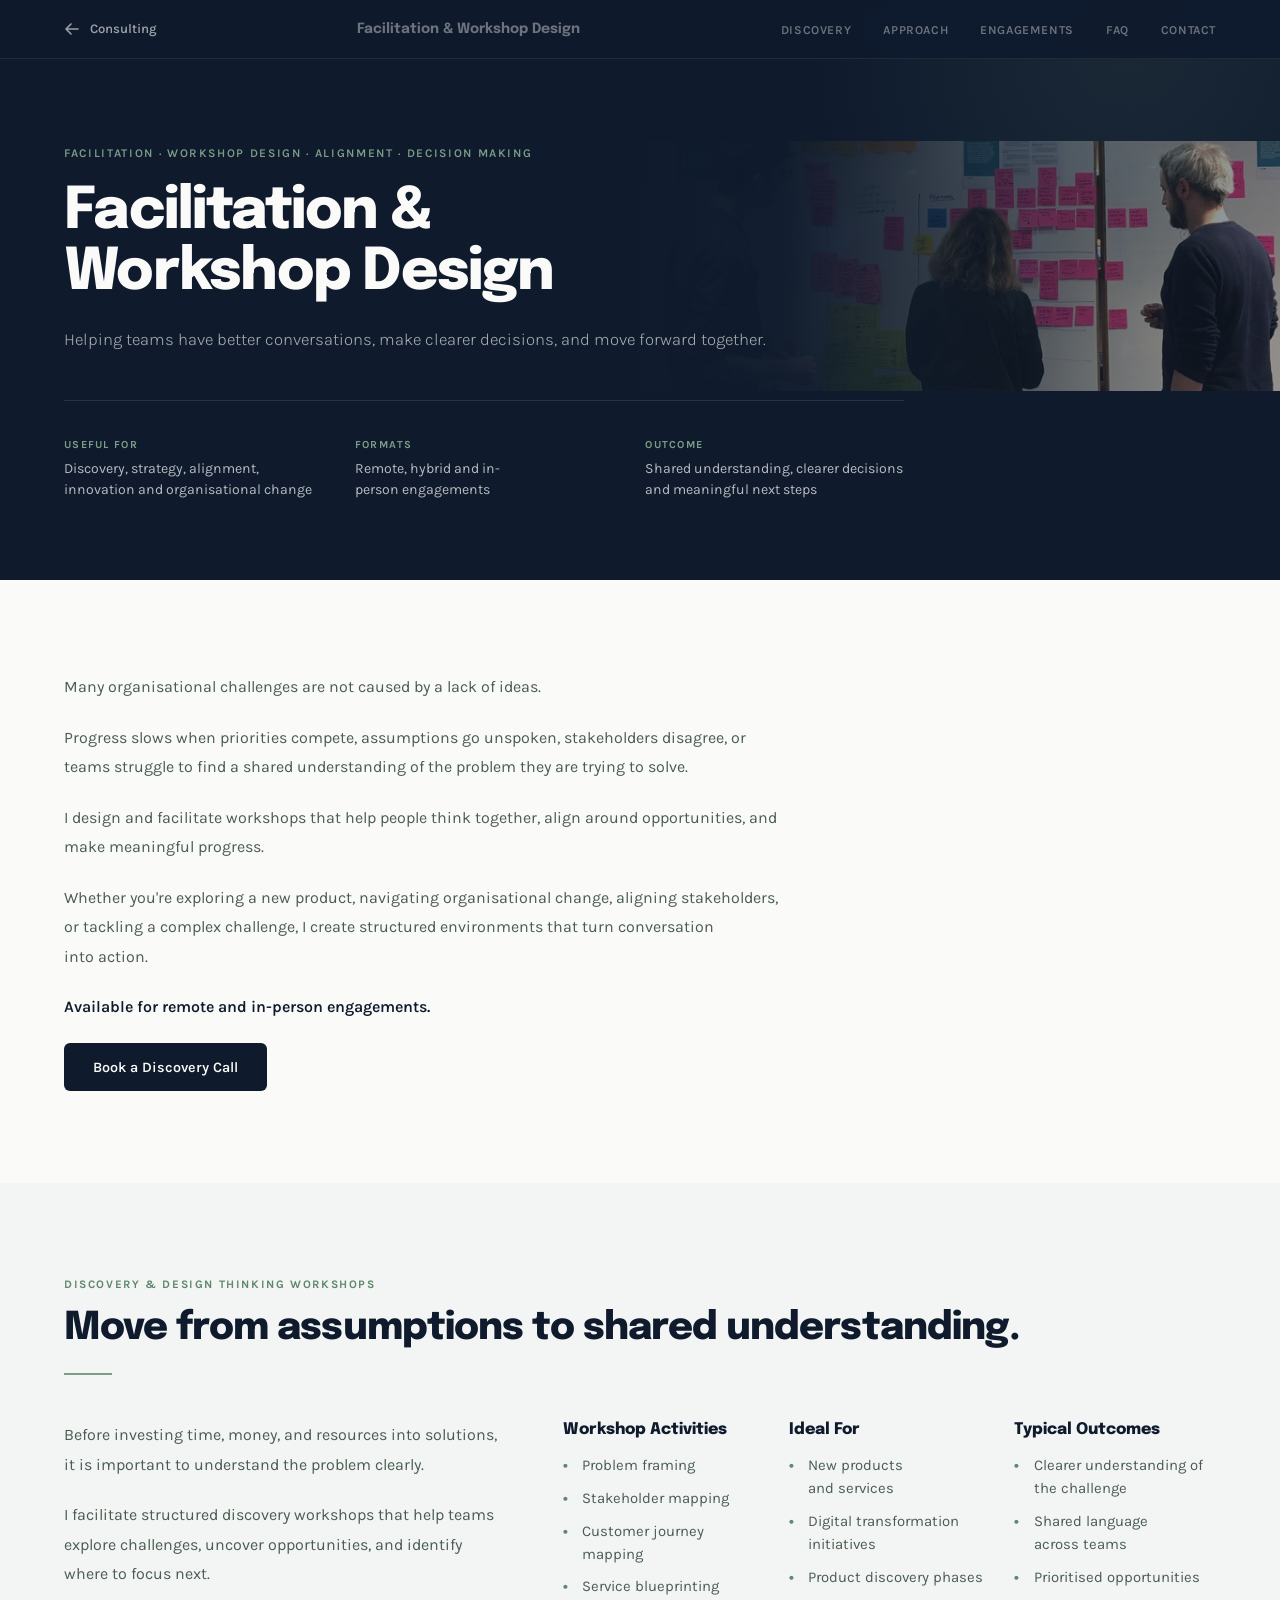
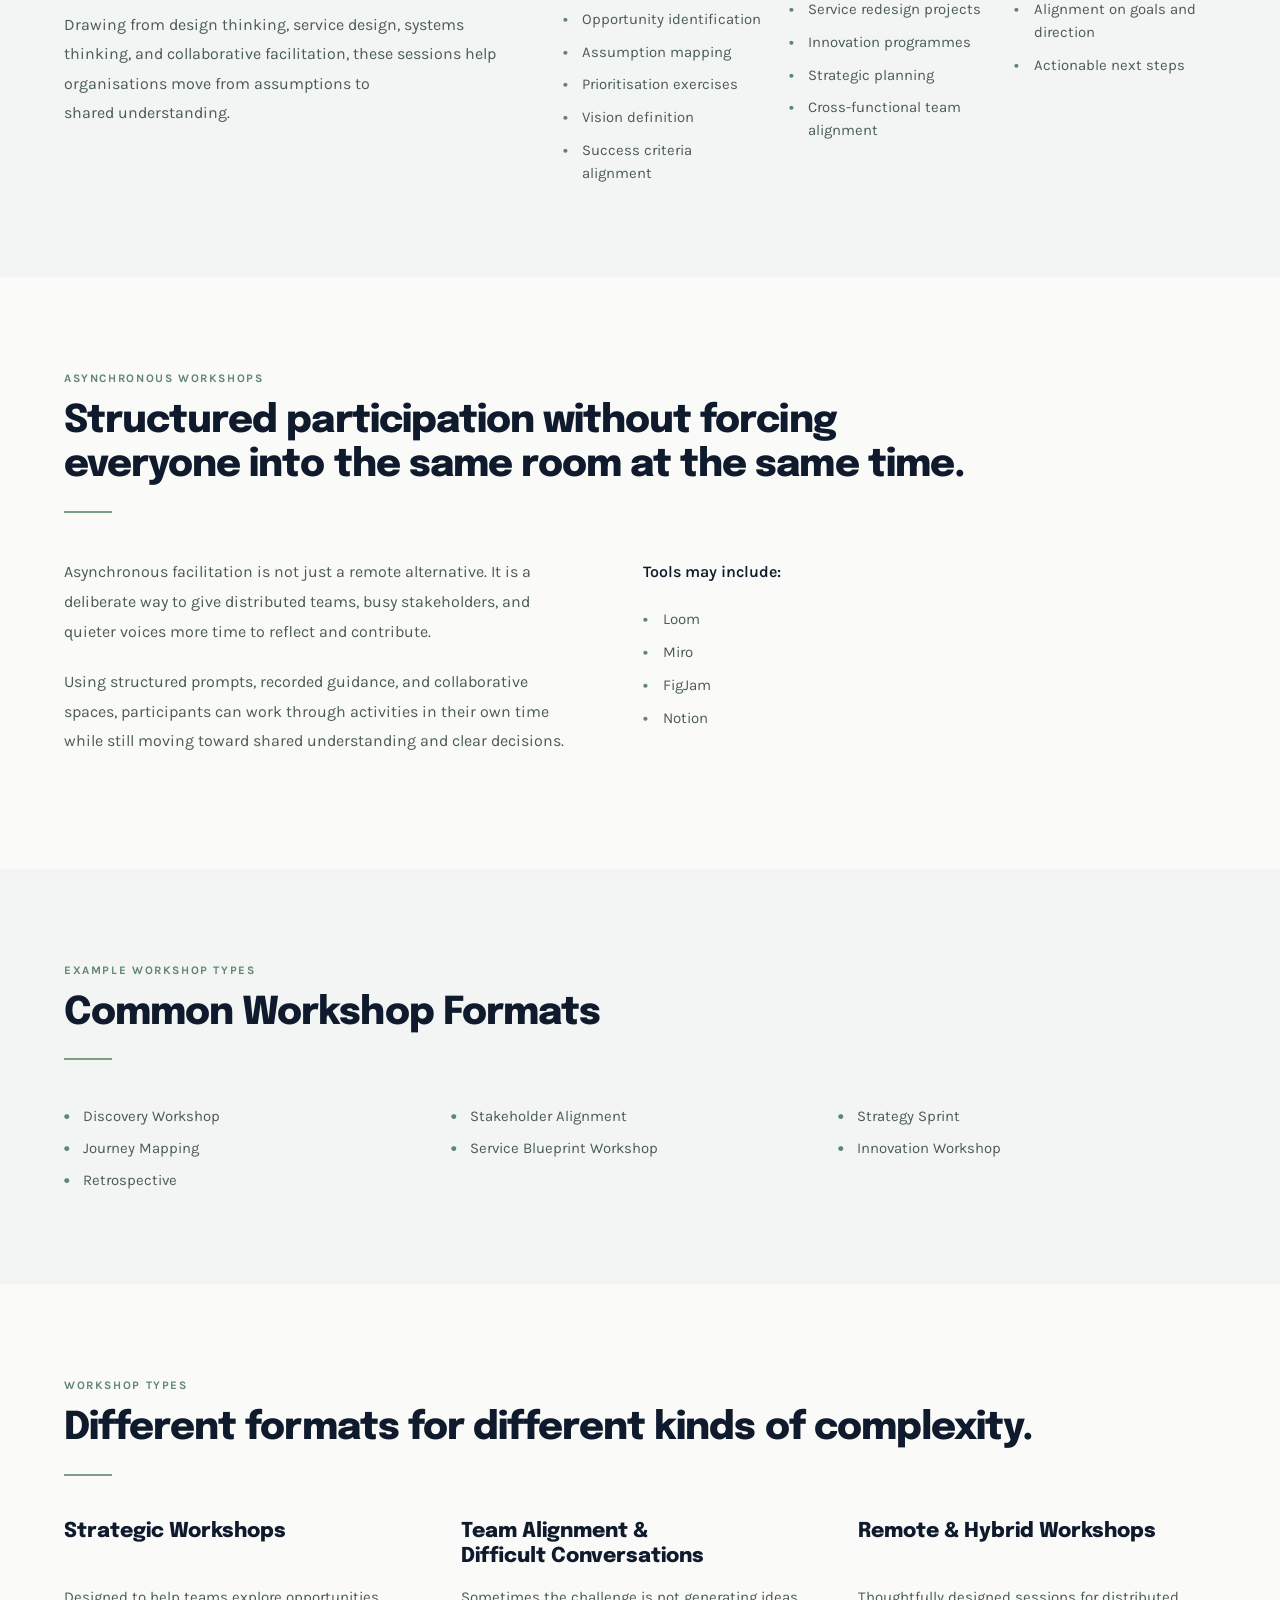
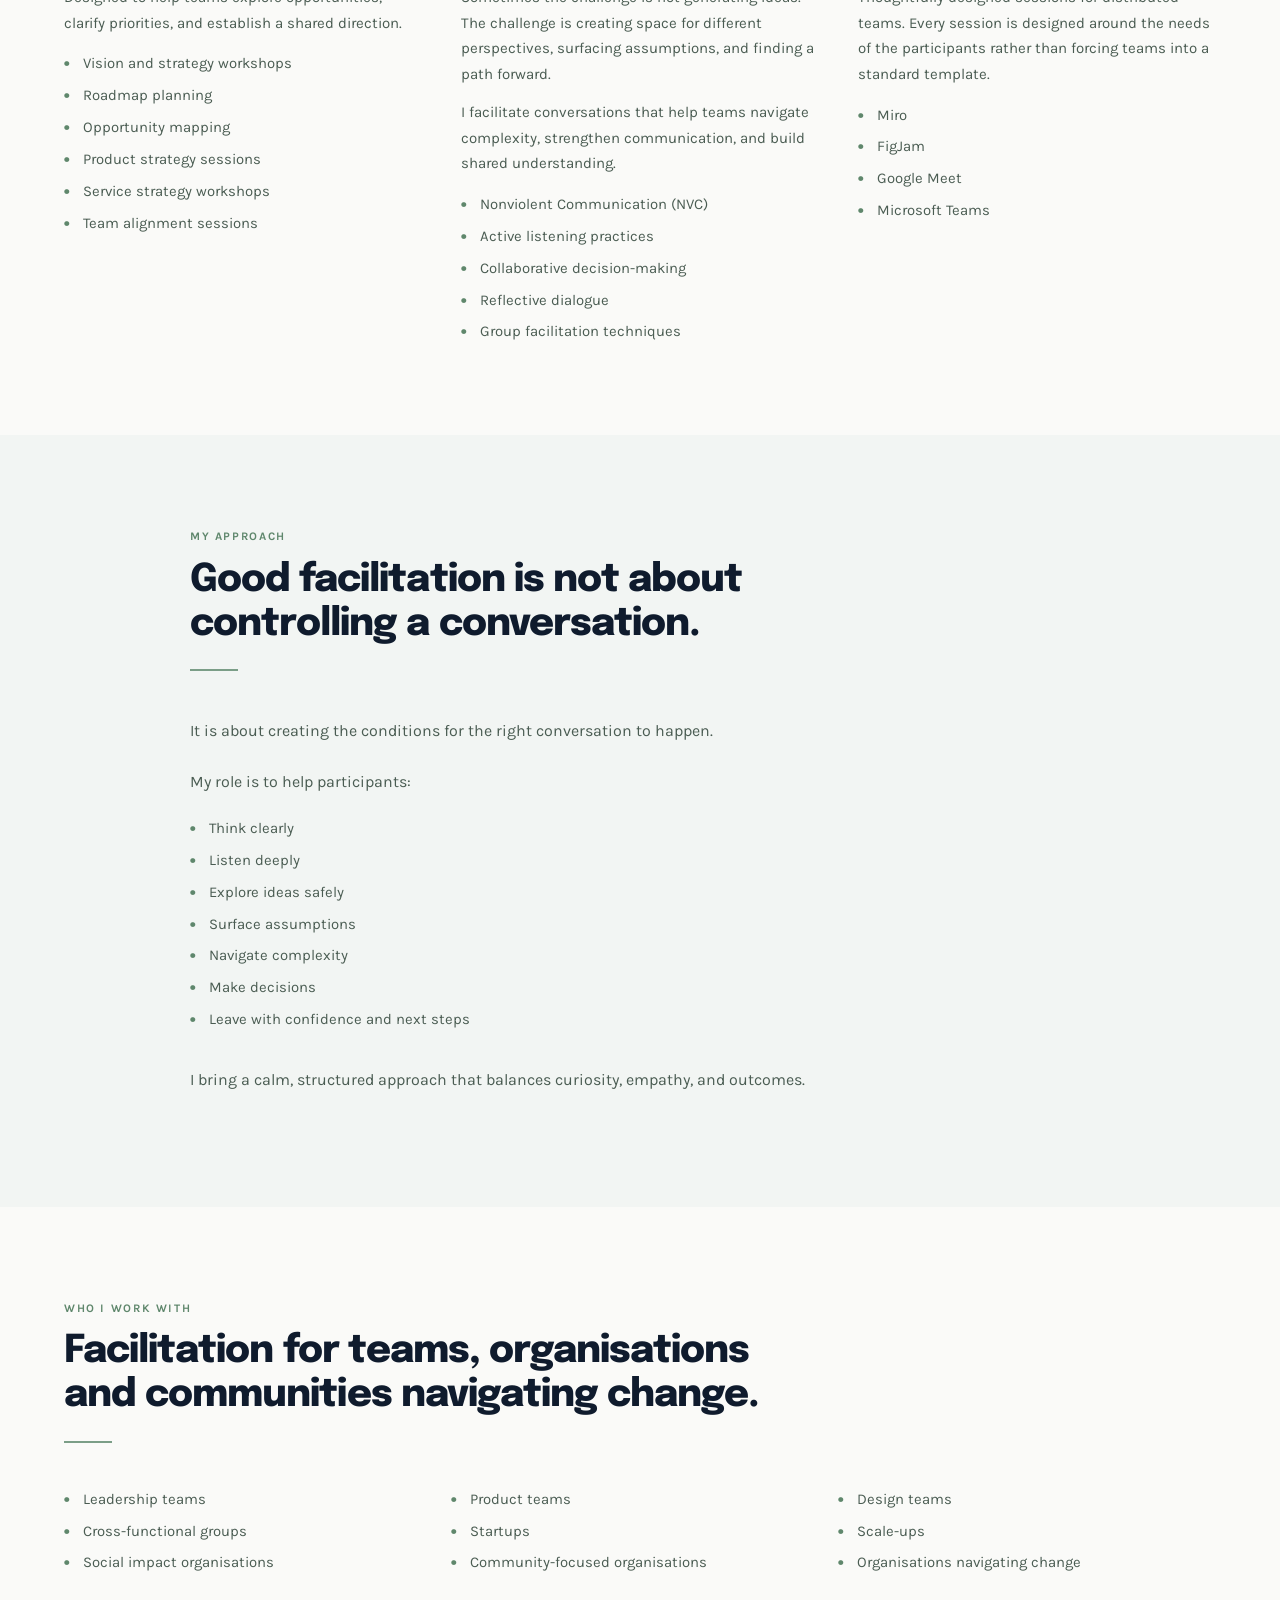
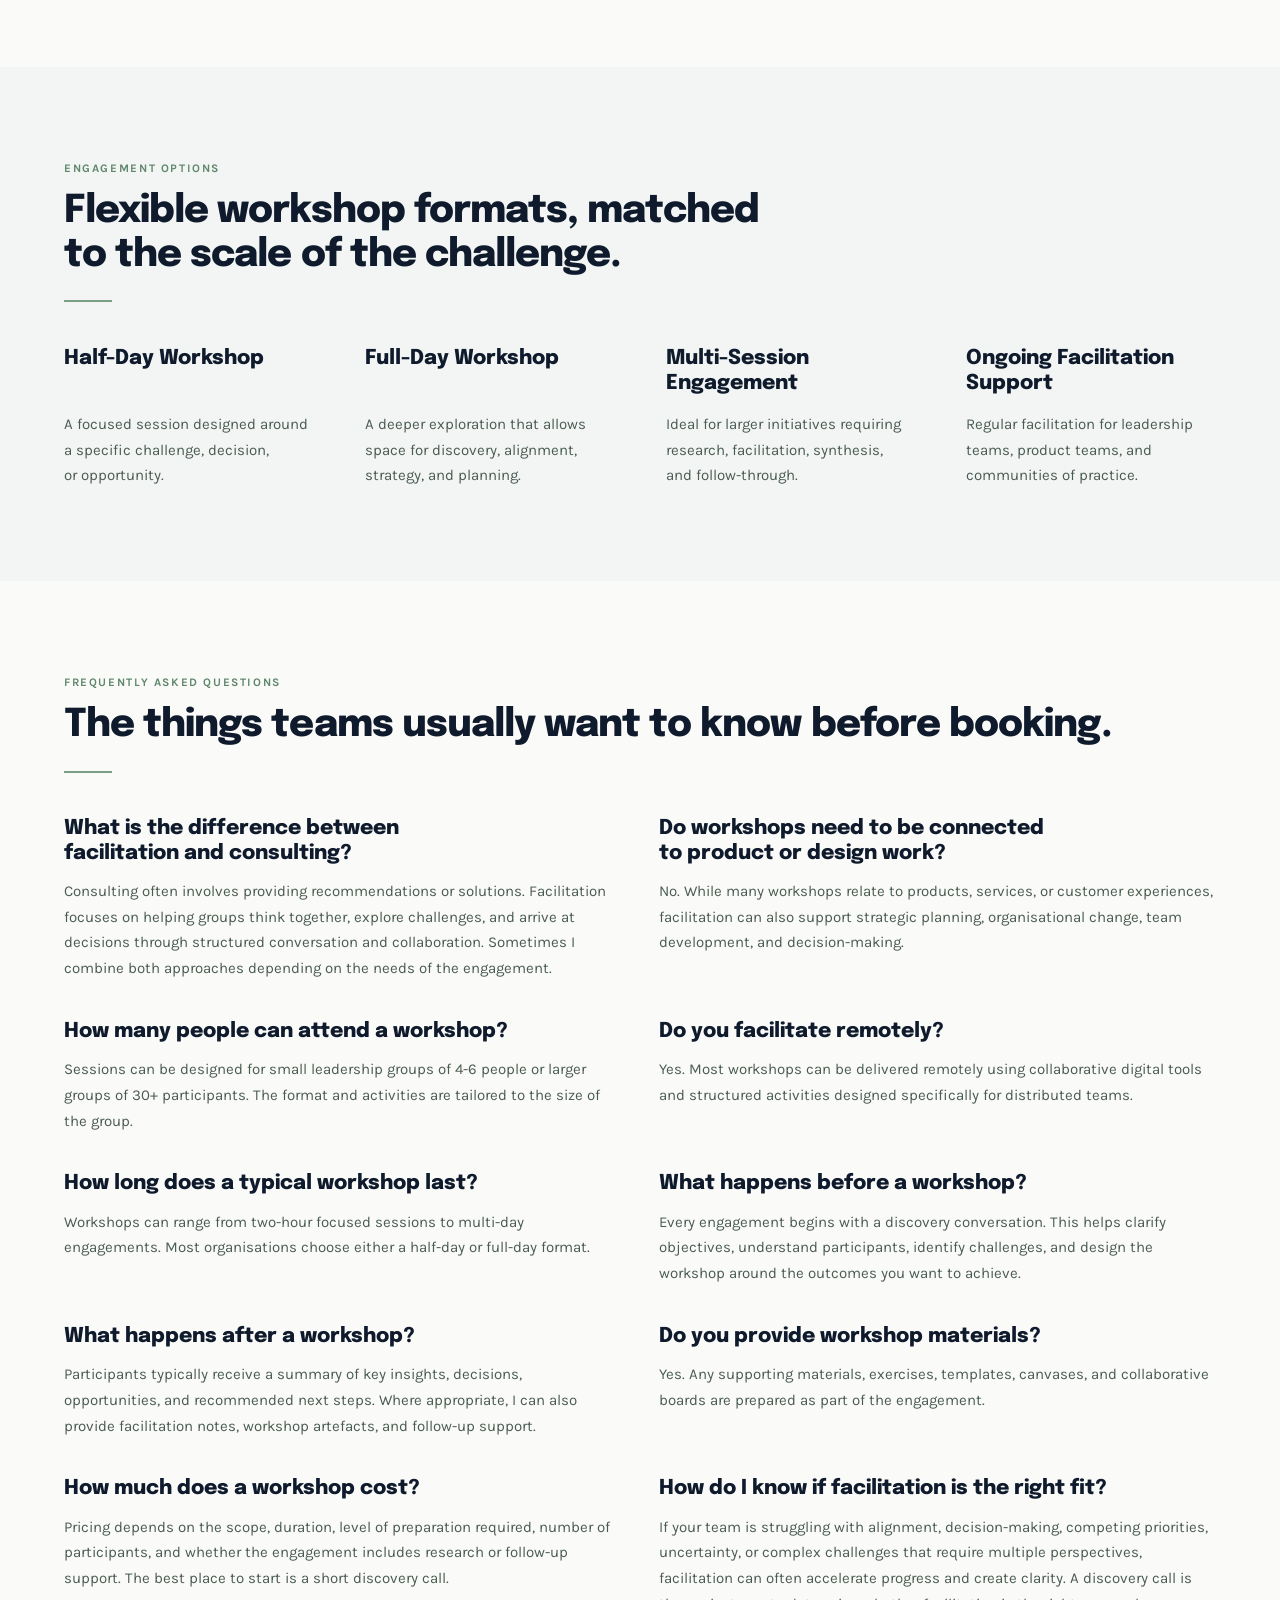
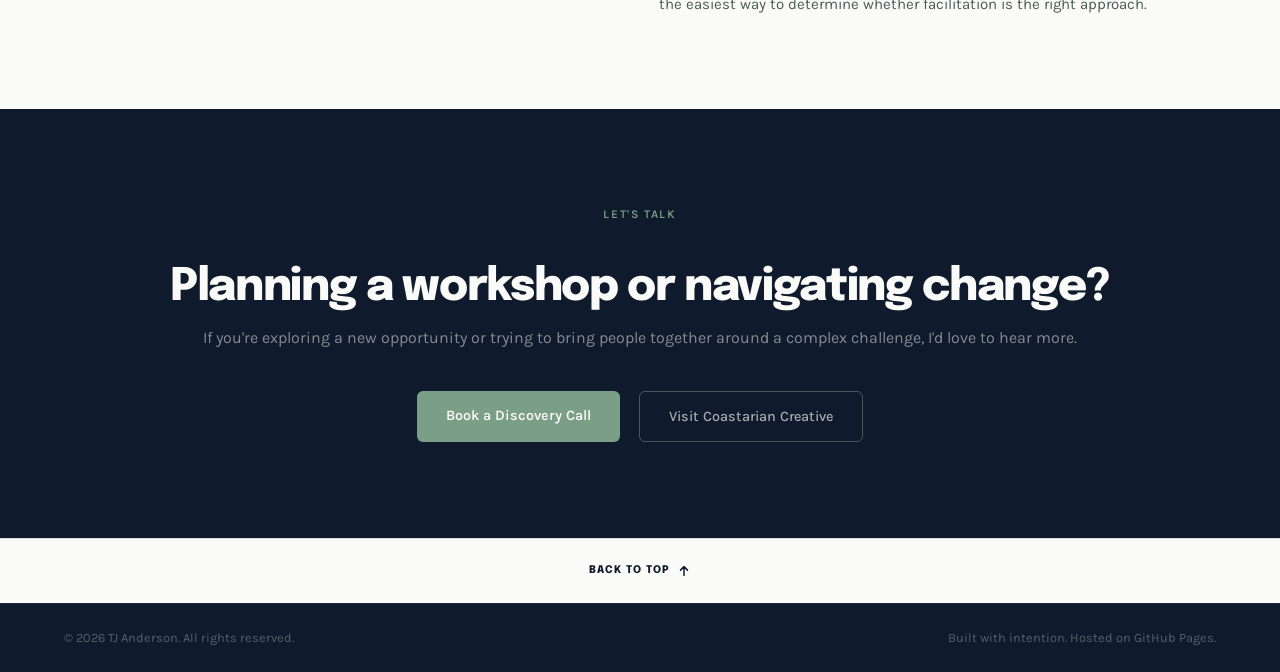
<file: facilitation-workshop-design.html>
<!DOCTYPE html>
<html lang="en">
<head>
  <meta charset="UTF-8">
  <meta name="viewport" content="width=device-width, initial-scale=1.0">
  <title>Facilitation &amp; Workshop Design | TJ Anderson</title>
  <link rel="icon" href="favicon.ico" sizes="any">
  <link rel="icon" type="image/png" href="favicon.png">
  <link rel="apple-touch-icon" href="apple-touch-icon.png">
  <link rel="preconnect" href="https://fonts.googleapis.com">
  <link href="https://fonts.googleapis.com/css2?family=Epilogue:ital,wght@0,300;0,400;0,600;0,800;1,300;1,400&family=Karla:wght@300;400;600&display=swap" rel="stylesheet">
  <link rel="stylesheet" href="styles.css?v=20260626">
</head>
<body id="top">

  <nav class="case-nav">
    <a href="services.html" class="nav-back">
      <svg fill="none" viewBox="0 0 24 24" stroke="currentColor" stroke-width="2.5"><path stroke-linecap="round" stroke-linejoin="round" d="M10.5 19.5L3 12m0 0l7.5-7.5M3 12h18"/></svg>
      Consulting
    </a>
    <span class="nav-title">Facilitation &amp; Workshop Design</span>
    <ul class="nav-anchors">
      <li><a href="#discovery">Discovery</a></li>
      <li><a href="#approach">Approach</a></li>
      <li><a href="#engagements">Engagements</a></li>
      <li><a href="#faq">FAQ</a></li>
      <li><a href="#contact">Contact</a></li>
    </ul>
  </nav>

  <header class="cs-hero case-hero-with-image" style="--case-hero-image: url('images/Penny/Workshop-Facilitation-Hero.png'); --case-hero-image-position: 88% center; --case-hero-top: 8.8rem;">
    <div class="cs-hero-inner fade-in">
      <p class="eyebrow-sm">Facilitation · Workshop Design · Alignment · Decision Making</p>
      <h1 class="cs-title">Facilitation &amp; Workshop Design</h1>
      <p class="cs-subtitle">Helping teams have better conversations, make clearer decisions, and move forward together.</p>
      <div class="cs-meta consulting-hero-meta">
        <div><p class="cs-meta-label">Useful for</p><p class="cs-meta-value">Discovery, strategy, alignment, innovation and organisational change</p></div>
        <div><p class="cs-meta-label">Formats</p><p class="cs-meta-value">Remote, hybrid and in-person&nbsp;engagements</p></div>
        <div><p class="cs-meta-label">Outcome</p><p class="cs-meta-value">Shared understanding, clearer decisions and meaningful next steps</p></div>
      </div>
    </div>
  </header>

  <section class="cs-section bg-surface">
    <div class="cs-inner wide consulting-intro-copy fade-in">
      <p class="body-text">Many organisational challenges are not caused by a lack of ideas.</p>
      <p class="body-text">Progress slows when priorities compete, assumptions go unspoken, stakeholders disagree, or teams struggle to find a shared understanding of the problem they are trying to solve.</p>
      <p class="body-text">I design and facilitate workshops that help people think together, align around opportunities, and make meaningful progress.</p>
      <p class="body-text">Whether you're exploring a new product, navigating organisational change, aligning stakeholders, or tackling a complex challenge, I create structured environments that turn conversation into action.</p>
      <p class="body-text"><strong>Available for remote and in-person engagements.</strong></p>
      <a href="mailto:tj@coastarian.com?subject=Discovery%20call%20for%20facilitation%20and%20workshop%20design" class="btn-primary-navy">Book a Discovery Call</a>
    </div>
  </section>

  <section class="cs-section bg-light" id="discovery">
    <div class="cs-inner wide fade-in">
      <p class="section-eyebrow">Discovery &amp; Design Thinking Workshops</p>
      <h2 class="section-heading">Move from assumptions to shared understanding.</h2>
      <div class="divider"></div>
      <div class="services-detail-grid facilitation-detail-grid">
        <div>
          <p class="body-text">Before investing time, money, and resources into solutions, it is important to understand the problem clearly.</p>
          <p class="body-text">I facilitate structured discovery workshops that help teams explore challenges, uncover opportunities, and identify where to focus next.</p>
          <p class="body-text">Drawing from design thinking, service design, systems thinking, and collaborative facilitation, these sessions help organisations move from assumptions to shared&nbsp;understanding.</p>
        </div>
        <div class="services-detail-lists">
          <div>
            <h3>Workshop Activities</h3>
            <ul>
              <li>Problem framing</li>
              <li>Stakeholder mapping</li>
              <li>Customer journey mapping</li>
              <li>Service blueprinting</li>
              <li>Opportunity identification</li>
              <li>Assumption mapping</li>
              <li>Prioritisation exercises</li>
              <li>Vision definition</li>
              <li>Success criteria alignment</li>
            </ul>
          </div>
          <div>
            <h3>Ideal For</h3>
            <ul>
              <li>New products and services</li>
              <li>Digital transformation initiatives</li>
              <li>Product discovery phases</li>
              <li>Service redesign projects</li>
              <li>Innovation programmes</li>
              <li>Strategic planning</li>
              <li>Cross-functional team alignment</li>
            </ul>
          </div>
          <div>
            <h3>Typical Outcomes</h3>
            <ul>
              <li>Clearer understanding of the challenge</li>
              <li>Shared language across teams</li>
              <li>Prioritised opportunities</li>
              <li>Alignment on goals and direction</li>
              <li>Actionable next steps</li>
            </ul>
          </div>
        </div>
      </div>
    </div>
  </section>

  <section class="cs-section bg-surface" id="asynchronous-workshops">
    <div class="cs-inner wide fade-in">
      <p class="section-eyebrow">Asynchronous Workshops</p>
      <h2 class="section-heading">Structured participation without forcing everyone into the same room at the same time.</h2>
      <div class="divider"></div>
      <div class="services-detail-grid">
        <div class="services-overview-copy">
          <p class="body-text">Asynchronous facilitation is not just a remote alternative. It is a deliberate way to give distributed teams, busy stakeholders, and quieter voices more time to reflect and contribute.</p>
          <p class="body-text">Using structured prompts, recorded guidance, and collaborative spaces, participants can work through activities in their own time while still moving toward shared understanding and clear decisions.</p>
        </div>
        <div class="services-overview-copy">
          <p class="body-text"><strong>Tools may include:</strong></p>
          <ul class="services-inline-list">
            <li>Loom</li>
            <li>Miro</li>
            <li>FigJam</li>
            <li>Notion</li>
          </ul>
        </div>
      </div>
    </div>
  </section>

  <section class="cs-section bg-light">
    <div class="cs-inner wide fade-in">
      <p class="section-eyebrow">Example Workshop Types</p>
      <h2 class="section-heading">Common Workshop Formats</h2>
      <div class="divider"></div>
      <ul class="facilitation-audience-list workshop-example-list">
        <li>Discovery Workshop</li>
        <li>Stakeholder Alignment</li>
        <li>Strategy Sprint</li>
        <li>Journey Mapping</li>
        <li>Service Blueprint Workshop</li>
        <li>Innovation Workshop</li>
        <li>Retrospective</li>
      </ul>
    </div>
  </section>

  <section class="cs-section bg-surface">
    <div class="cs-inner wide fade-in">
      <p class="section-eyebrow">Workshop Types</p>
      <h2 class="section-heading">Different formats for different kinds of complexity.</h2>
      <div class="divider"></div>
      <div class="facilitation-format-grid">
        <article>
          <h3>Strategic Workshops</h3>
          <p>Designed to help teams explore opportunities, clarify priorities, and establish a shared direction.</p>
          <ul>
            <li>Vision and strategy workshops</li>
            <li>Roadmap planning</li>
            <li>Opportunity mapping</li>
            <li>Product strategy sessions</li>
            <li>Service strategy workshops</li>
            <li>Team alignment sessions</li>
          </ul>
        </article>
        <article>
          <h3>Team Alignment &amp; Difficult Conversations</h3>
          <p>Sometimes the challenge is not generating ideas. The challenge is creating space for different perspectives, surfacing assumptions, and finding a path forward.</p>
          <p>I facilitate conversations that help teams navigate complexity, strengthen communication, and build shared understanding.</p>
          <ul>
            <li>Nonviolent Communication (NVC)</li>
            <li>Active listening practices</li>
            <li>Collaborative decision-making</li>
            <li>Reflective dialogue</li>
            <li>Group facilitation techniques</li>
          </ul>
        </article>
        <article>
          <h3>Remote &amp; Hybrid Workshops</h3>
          <p>Thoughtfully designed sessions for distributed teams. Every session is designed around the needs of the participants rather than forcing teams into a standard template.</p>
          <ul>
            <li>Miro</li>
            <li>FigJam</li>
            <li>Google Meet</li>
            <li>Microsoft Teams</li>
          </ul>
        </article>
      </div>
    </div>
  </section>

  <section class="cs-section bg-light" id="approach">
    <div class="cs-inner fade-in">
      <p class="section-eyebrow">My Approach</p>
      <h2 class="section-heading">Good facilitation is not about controlling a conversation.</h2>
      <div class="divider"></div>
      <p class="body-text">It is about creating the conditions for the right conversation to happen.</p>
      <p class="body-text">My role is to help participants:</p>
      <ul class="consulting-question-list approach-question-list">
        <li>Think clearly</li>
        <li>Listen deeply</li>
        <li>Explore ideas safely</li>
        <li>Surface assumptions</li>
        <li>Navigate complexity</li>
        <li>Make decisions</li>
        <li>Leave with confidence and next steps</li>
      </ul>
      <p class="body-text approach-follow-up">I bring a calm, structured approach that balances curiosity, empathy, and&nbsp;outcomes.</p>
    </div>
  </section>

  <section class="cs-section bg-surface">
    <div class="cs-inner wide fade-in">
      <p class="section-eyebrow">Who I Work With</p>
      <h2 class="section-heading">Facilitation for teams, organisations and communities navigating change.</h2>
      <div class="divider"></div>
      <ul class="facilitation-audience-list">
        <li>Leadership teams</li>
        <li>Product teams</li>
        <li>Design teams</li>
        <li>Cross-functional groups</li>
        <li>Startups</li>
        <li>Scale-ups</li>
        <li>Social impact organisations</li>
        <li>Community-focused organisations</li>
        <li>Organisations navigating change</li>
      </ul>
    </div>
  </section>

  <section class="cs-section bg-light" id="engagements">
    <div class="cs-inner wide fade-in">
      <p class="section-eyebrow">Engagement Options</p>
      <h2 class="section-heading">Flexible workshop formats, matched to the scale of the challenge.</h2>
      <div class="divider"></div>
      <div class="consulting-engagement-grid facilitation-engagement-grid">
        <article><h3>Half-Day Workshop</h3><p>A focused session designed around a specific challenge, decision, or&nbsp;opportunity.</p></article>
        <article><h3>Full-Day Workshop</h3><p>A deeper exploration that allows space for discovery, alignment, strategy, and&nbsp;planning.</p></article>
        <article><h3>Multi-Session Engagement</h3><p>Ideal for larger initiatives requiring research, facilitation, synthesis, and&nbsp;follow-through.</p></article>
        <article><h3>Ongoing Facilitation Support</h3><p>Regular facilitation for leadership teams, product teams, and communities of&nbsp;practice.</p></article>
      </div>
    </div>
  </section>

  <section class="cs-section bg-surface" id="faq">
    <div class="cs-inner wide fade-in">
      <p class="section-eyebrow">Frequently Asked Questions</p>
      <h2 class="section-heading">The things teams usually want to know before booking.</h2>
      <div class="divider"></div>
      <div class="facilitation-faq-grid">
        <article><h3>What is the difference between facilitation and consulting?</h3><p>Consulting often involves providing recommendations or solutions. Facilitation focuses on helping groups think together, explore challenges, and arrive at decisions through structured conversation and collaboration. Sometimes I combine both approaches depending on the needs of the engagement.</p></article>
        <article><h3>Do workshops need to be connected to product or design work?</h3><p>No. While many workshops relate to products, services, or customer experiences, facilitation can also support strategic planning, organisational change, team development, and decision-making.</p></article>
        <article><h3>How many people can attend a workshop?</h3><p>Sessions can be designed for small leadership groups of 4-6 people or larger groups of 30+ participants. The format and activities are tailored to the size of the group.</p></article>
        <article><h3>Do you facilitate remotely?</h3><p>Yes. Most workshops can be delivered remotely using collaborative digital tools and structured activities designed specifically for distributed teams.</p></article>
        <article><h3>How long does a typical workshop last?</h3><p>Workshops can range from two-hour focused sessions to multi-day engagements. Most organisations choose either a half-day or full-day format.</p></article>
        <article><h3>What happens before a workshop?</h3><p>Every engagement begins with a discovery conversation. This helps clarify objectives, understand participants, identify challenges, and design the workshop around the outcomes you want to achieve.</p></article>
        <article><h3>What happens after a workshop?</h3><p>Participants typically receive a summary of key insights, decisions, opportunities, and recommended next steps. Where appropriate, I can also provide facilitation notes, workshop artefacts, and follow-up support.</p></article>
        <article><h3>Do you provide workshop materials?</h3><p>Yes. Any supporting materials, exercises, templates, canvases, and collaborative boards are prepared as part of the engagement.</p></article>
        <article><h3>How much does a workshop cost?</h3><p>Pricing depends on the scope, duration, level of preparation required, number of participants, and whether the engagement includes research or follow-up support. The best place to start is a short discovery call.</p></article>
        <article><h3>How do I know if facilitation is the right fit?</h3><p>If your team is struggling with alignment, decision-making, competing priorities, uncertainty, or complex challenges that require multiple perspectives, facilitation can often accelerate progress and create clarity. A discovery call is the easiest way to determine whether facilitation is the right approach.</p></article>
      </div>
    </div>
  </section>

  <section class="contact-section" id="contact">
    <p class="home-section-label">Let's Talk</p>
    <h2 class="home-section-title">Planning a workshop or navigating change?</h2>
    <p>If you're exploring a new opportunity or trying to bring people together around a complex challenge, I'd love to hear more.</p>
    <div class="contact-links">
      <a href="mailto:tj@coastarian.com?subject=Discovery%20call%20for%20facilitation%20and%20workshop%20design" class="btn-primary">Book a Discovery Call</a>
      <a href="product-service-experience-design.html" class="btn-ghost">Visit Coastarian Creative</a>
    </div>
  </section>

  <div class="case-top-link-wrap">
    <a href="#top" class="case-top-link">
      Back to top
      <svg width="18" height="18" fill="none" viewBox="0 0 24 24" stroke="currentColor" stroke-width="2.5" aria-hidden="true"><path stroke-linecap="round" stroke-linejoin="round" d="M12 19.5v-15m0 0l-6 6m6-6l6 6"/></svg>
    </a>
  </div>

  <footer class="site-footer">
    <p>© 2026 TJ Anderson. All rights reserved.</p>
    <p>Built with intention. Hosted on GitHub Pages.</p>
  </footer>

  <script>
    const obs = new IntersectionObserver(entries => entries.forEach(e => { if (e.isIntersecting) e.target.classList.add('visible'); }), { threshold: 0.08 });
    document.querySelectorAll('.fade-in').forEach(el => obs.observe(el));
  </script>
</body>
</html>
</file>
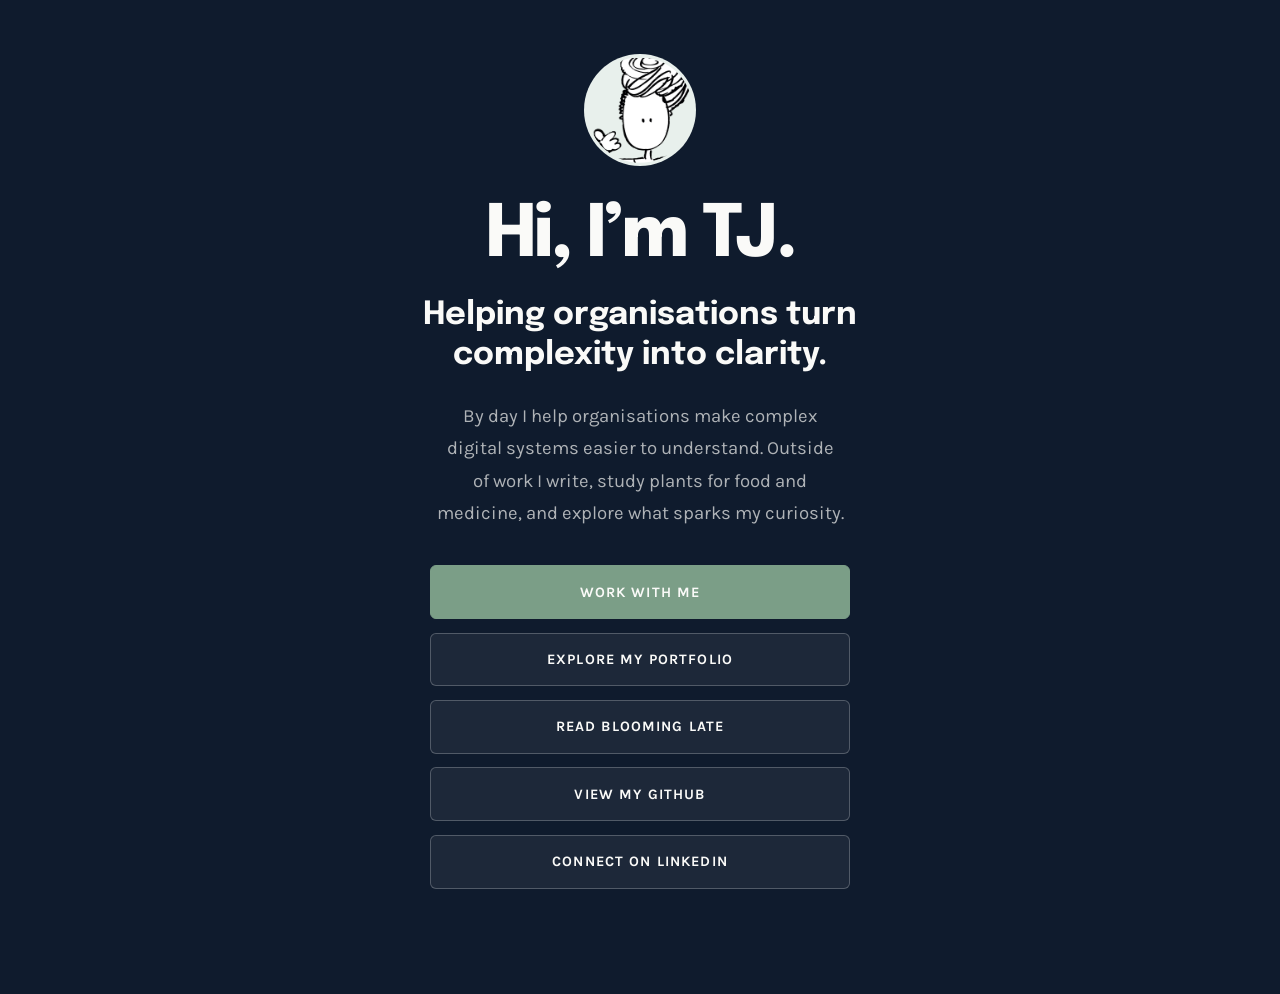
<file: links.html>
<!DOCTYPE html>
<html lang="en">
<head>
  <meta charset="UTF-8">
  <meta name="viewport" content="width=device-width, initial-scale=1.0">
  <title>TJ Anderson | Links</title>
  <link rel="icon" href="favicon.ico" sizes="any">
  <link rel="icon" type="image/png" href="favicon.png">
  <link rel="apple-touch-icon" href="apple-touch-icon.png">
  <link rel="preconnect" href="https://fonts.googleapis.com">
  <link href="https://fonts.googleapis.com/css2?family=Epilogue:ital,wght@0,300;0,400;0,600;0,800;1,300;1,400&family=Karla:wght@300;400;600;700&display=swap" rel="stylesheet">
  <link rel="stylesheet" href="styles.css?v=20260626">
</head>
<body class="link-tree-page">
  <main class="link-tree">
    <img class="link-tree-avatar" src="favicon.png" alt="TJ Anderson">
    <h1>Hi, I’m TJ.</h1>
    <p class="link-tree-subhead">Helping organisations turn complexity into clarity.</p>
    <div class="link-tree-copy">
      <p>By day I help organisations make complex digital systems easier to understand. Outside of work I write, study plants for food and medicine, and explore what sparks my curiosity.</p>
    </div>
    <div class="link-tree-buttons" aria-label="TJ Anderson links">
      <a href="services.html">Work With Me</a>
      <a href="index.html">Explore My Portfolio</a>
      <a href="https://portfolio.coastarian.com/consulting.html">Read Blooming Late</a>
      <a href="https://github.com/teejanderson" target="_blank" rel="noopener">View My GitHub</a>
      <a href="https://linkedin.com/in/teejanderson" target="_blank" rel="noopener">Connect on LinkedIn</a>
    </div>
  </main>
</body>
</html>
</file>
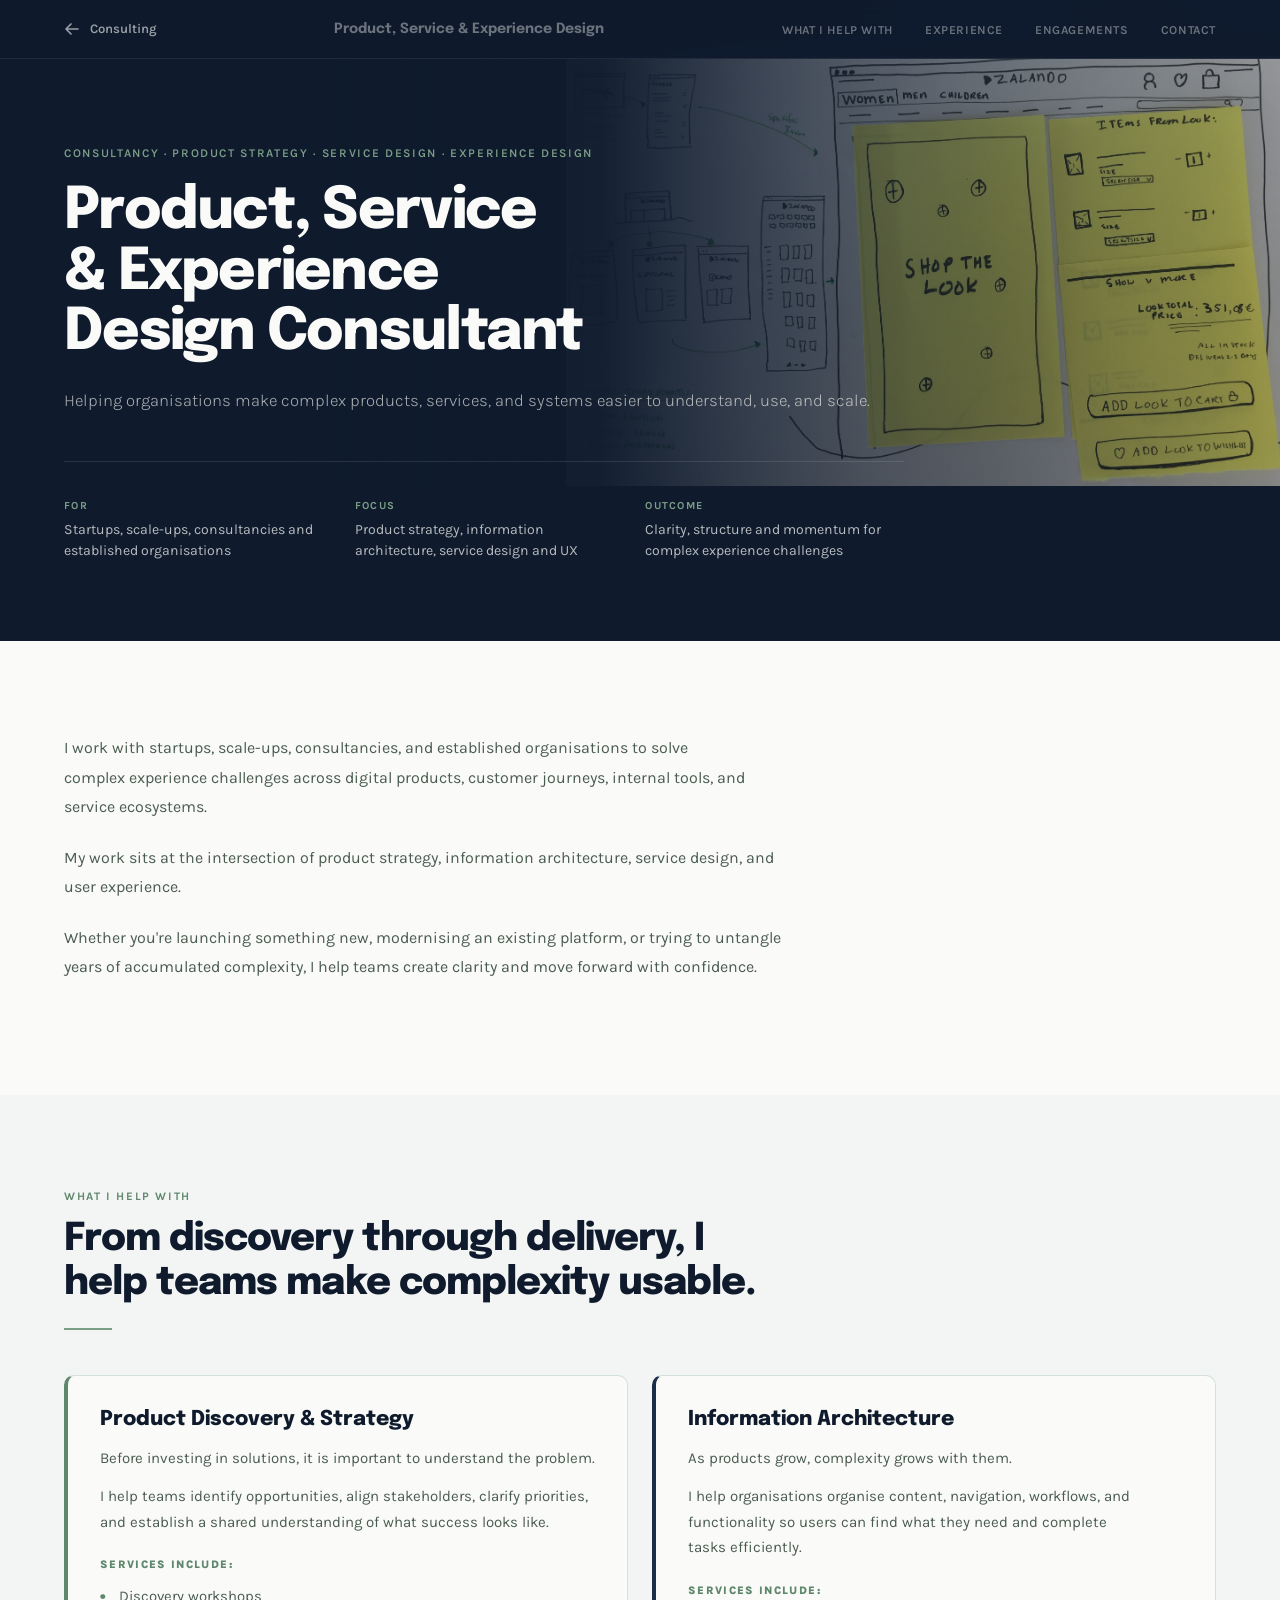
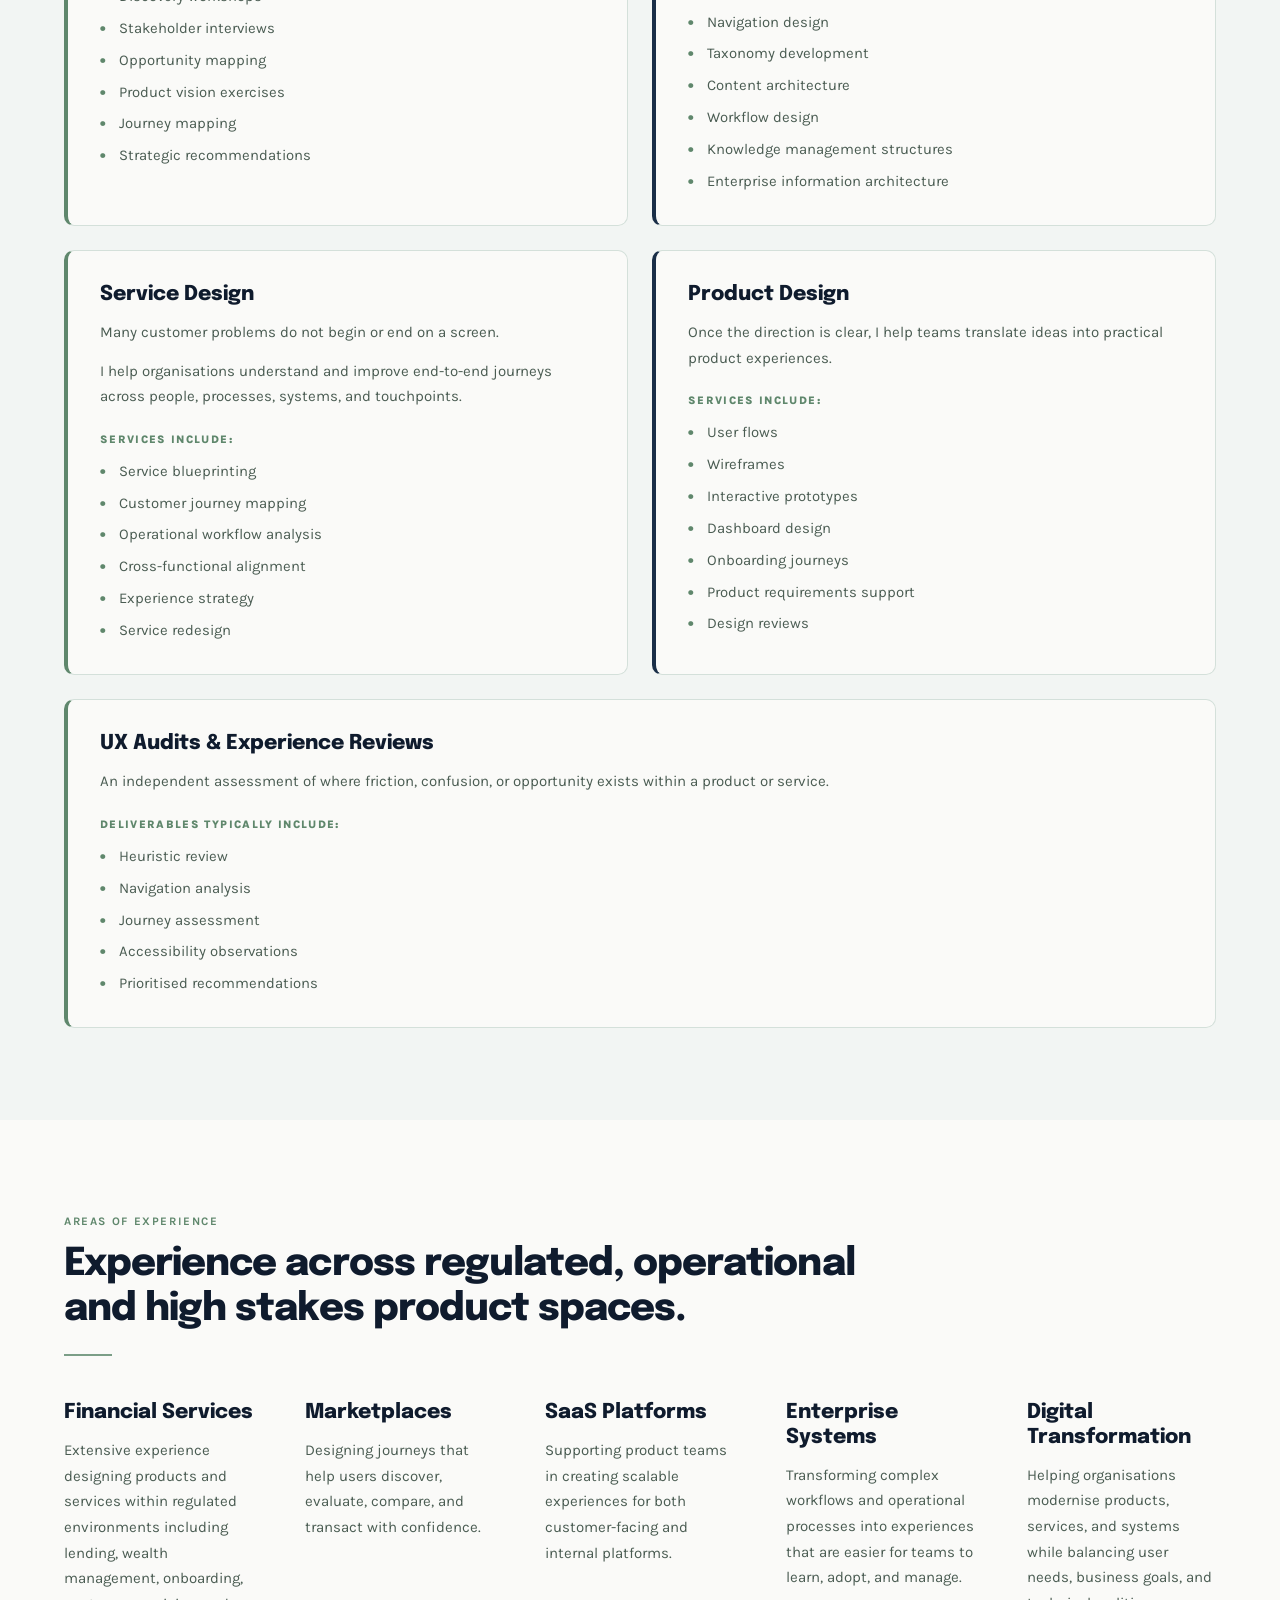
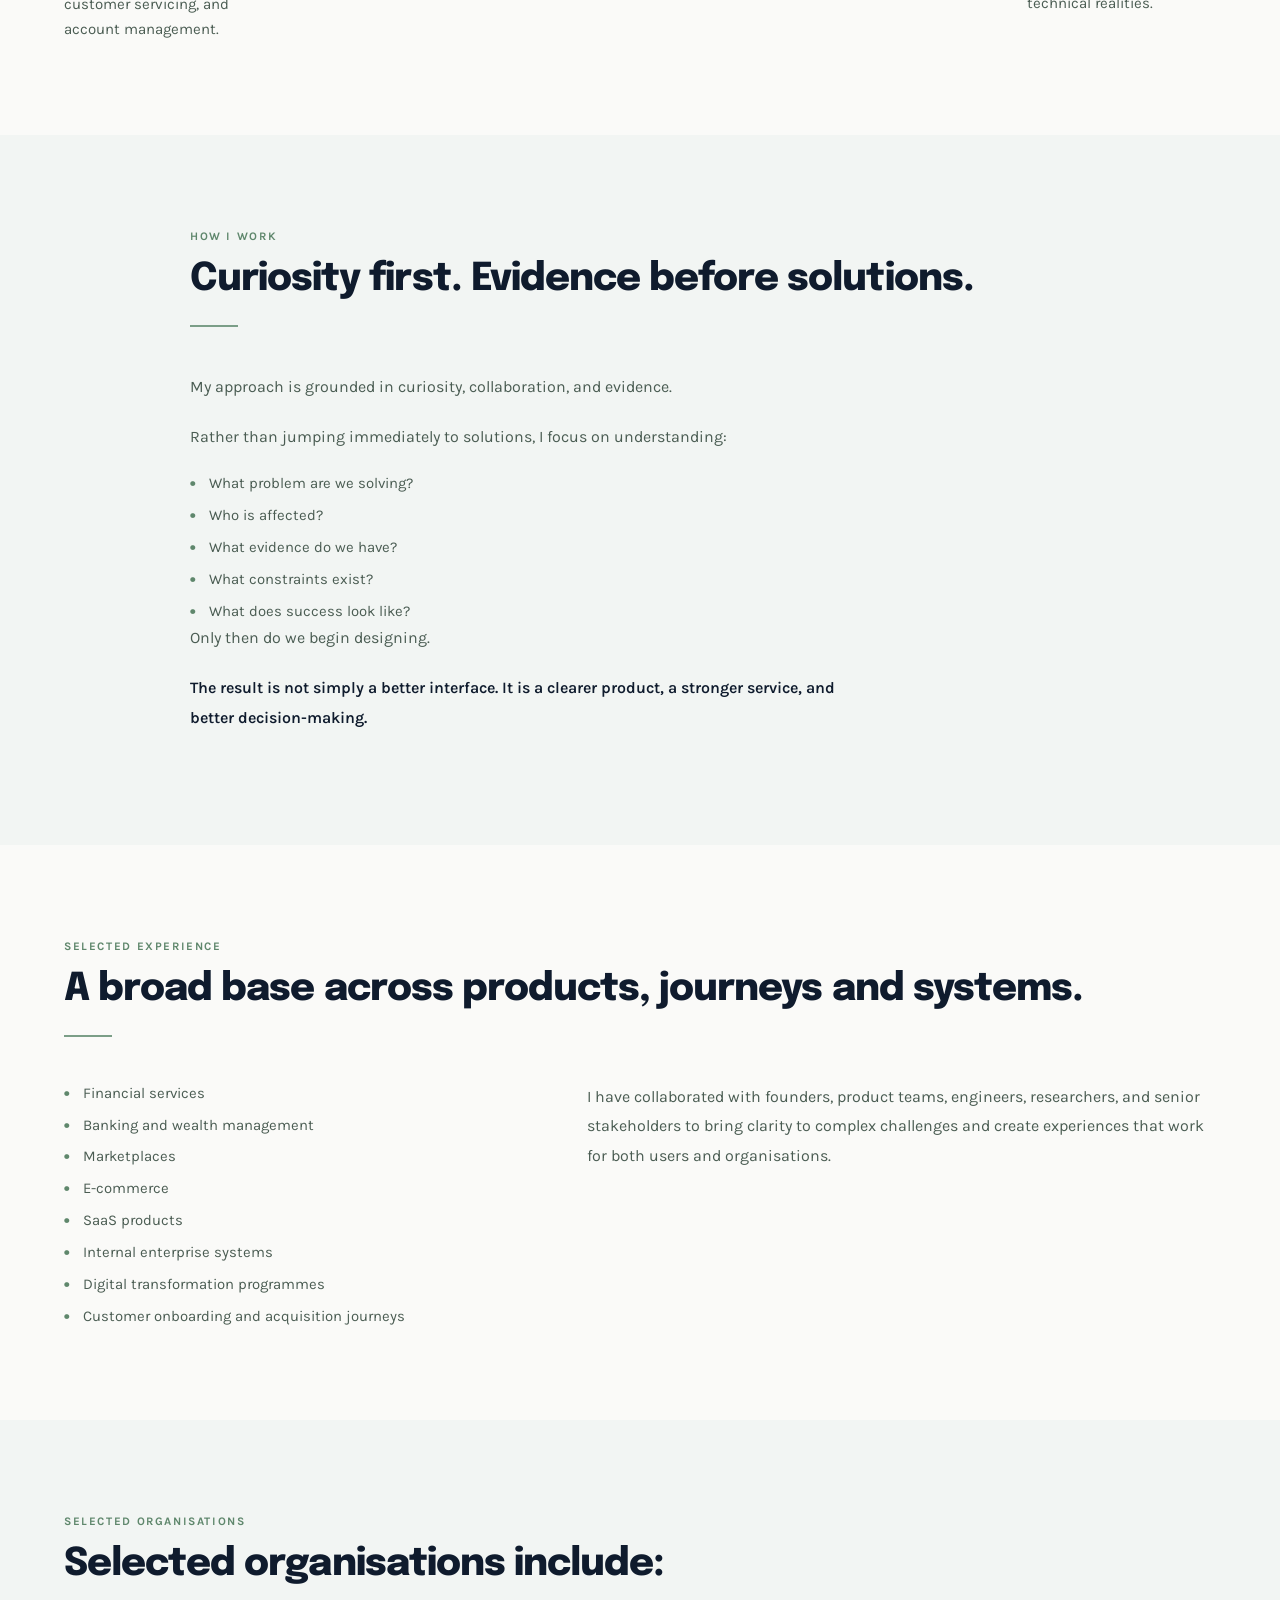
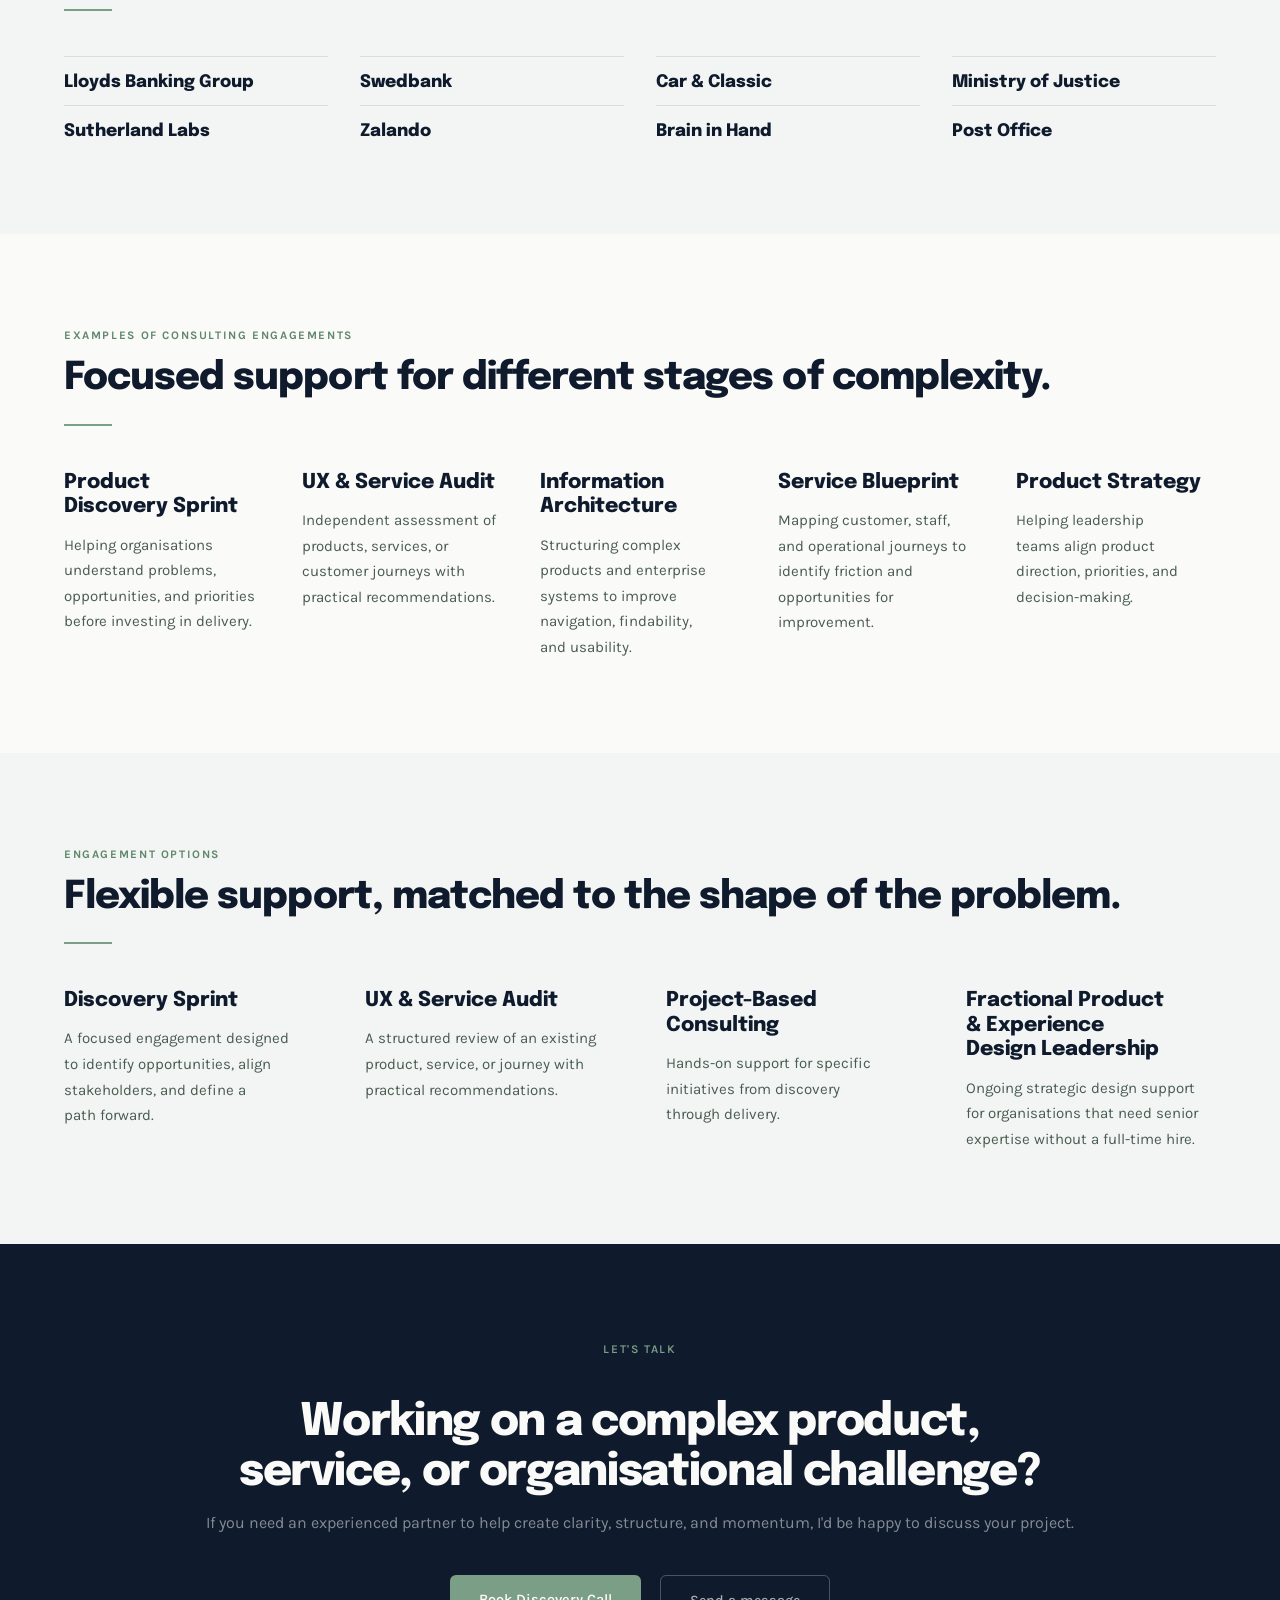
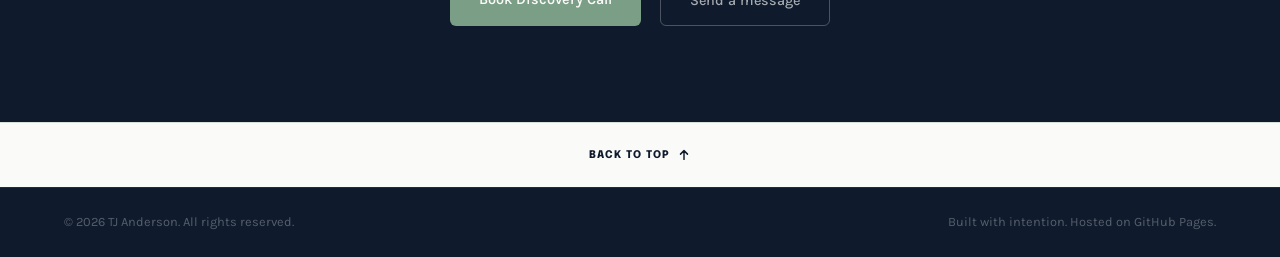
<file: product-service-experience-design.html>
<!DOCTYPE html>
<html lang="en">
<head>
  <meta charset="UTF-8">
  <meta name="viewport" content="width=device-width, initial-scale=1.0">
  <title>Product, Service &amp; Experience Design Consultant | TJ Anderson</title>
  <link rel="icon" href="favicon.ico" sizes="any">
  <link rel="icon" type="image/png" href="favicon.png">
  <link rel="apple-touch-icon" href="apple-touch-icon.png">
  <link rel="preconnect" href="https://fonts.googleapis.com">
  <link href="https://fonts.googleapis.com/css2?family=Epilogue:ital,wght@0,300;0,400;0,600;0,800;1,300;1,400&family=Karla:wght@300;400;600&display=swap" rel="stylesheet">
  <link rel="stylesheet" href="styles.css?v=20260626">
</head>
<body id="top">

  <nav class="case-nav">
    <a href="services.html" class="nav-back">
      <svg fill="none" viewBox="0 0 24 24" stroke="currentColor" stroke-width="2.5"><path stroke-linecap="round" stroke-linejoin="round" d="M10.5 19.5L3 12m0 0l7.5-7.5M3 12h18"/></svg>
      Consulting
    </a>
    <span class="nav-title">Product, Service &amp; Experience Design</span>
    <ul class="nav-anchors">
      <li><a href="#help">What I Help With</a></li>
      <li><a href="#experience">Experience</a></li>
      <li><a href="#engagements">Engagements</a></li>
      <li><a href="#contact">Contact</a></li>
    </ul>
  </nav>

  <header class="cs-hero case-hero-with-image" style="--case-hero-image: url('images/BiH/Product-Service-Hero-Sketch.png'); --case-hero-image-position: right center; --case-hero-image-size: contain; --case-hero-right: 0; --case-hero-top: 3.5rem; --case-hero-width: min(78vw, 1180px); --case-hero-height: min(40vw, 430px);">
    <div class="cs-hero-inner fade-in">
      <p class="eyebrow-sm">Consultancy · Product Strategy · Service Design · Experience Design</p>
      <h1 class="cs-title">Product, Service &amp; Experience Design Consultant</h1>
      <p class="cs-subtitle">Helping organisations make complex products, services, and systems easier to understand, use, and scale.</p>
      <div class="cs-meta consulting-hero-meta">
        <div><p class="cs-meta-label">For</p><p class="cs-meta-value">Startups, scale-ups, consultancies and established organisations</p></div>
        <div><p class="cs-meta-label">Focus</p><p class="cs-meta-value">Product strategy, information architecture, service design and UX</p></div>
        <div><p class="cs-meta-label">Outcome</p><p class="cs-meta-value">Clarity, structure and momentum for complex experience challenges</p></div>
      </div>
    </div>
  </header>

  <section class="cs-section bg-surface">
    <div class="cs-inner wide consulting-intro-copy fade-in">
      <p class="body-text">I work with startups, scale-ups, consultancies, and established organisations to solve complex experience challenges across digital products, customer journeys, internal tools, and service ecosystems.</p>
      <p class="body-text">My work sits at the intersection of product strategy, information architecture, service design, and user experience.</p>
      <p class="body-text">Whether you're launching something new, modernising an existing platform, or trying to untangle years of accumulated complexity, I help teams create clarity and move forward with confidence.</p>
    </div>
  </section>

  <section class="cs-section bg-light" id="help">
    <div class="cs-inner wide fade-in">
      <p class="section-eyebrow">What I Help With</p>
      <h2 class="section-heading">From discovery through delivery, I help teams make complexity usable.</h2>
      <div class="divider"></div>
      <div class="consulting-help-grid">
        <article class="consulting-help-item">
          <h3>Product Discovery &amp; Strategy</h3>
          <p>Before investing in solutions, it is important to understand the problem.</p>
          <p>I help teams identify opportunities, align stakeholders, clarify priorities, and establish a shared understanding of what success looks like.</p>
          <h4>Services include:</h4>
          <ul>
            <li>Discovery workshops</li>
            <li>Stakeholder interviews</li>
            <li>Opportunity mapping</li>
            <li>Product vision exercises</li>
            <li>Journey mapping</li>
            <li>Strategic recommendations</li>
          </ul>
        </article>
        <article class="consulting-help-item">
          <h3>Information Architecture</h3>
          <p>As products grow, complexity grows with them.</p>
          <p>I help organisations organise content, navigation, workflows, and functionality so users can find what they need and complete tasks efficiently.</p>
          <h4>Services include:</h4>
          <ul>
            <li>Navigation design</li>
            <li>Taxonomy development</li>
            <li>Content architecture</li>
            <li>Workflow design</li>
            <li>Knowledge management structures</li>
            <li>Enterprise information architecture</li>
          </ul>
        </article>
        <article class="consulting-help-item">
          <h3>Service Design</h3>
          <p>Many customer problems do not begin or end on a screen.</p>
          <p>I help organisations understand and improve end-to-end journeys across people, processes, systems, and touchpoints.</p>
          <h4>Services include:</h4>
          <ul>
            <li>Service blueprinting</li>
            <li>Customer journey mapping</li>
            <li>Operational workflow analysis</li>
            <li>Cross-functional alignment</li>
            <li>Experience strategy</li>
            <li>Service redesign</li>
          </ul>
        </article>
        <article class="consulting-help-item">
          <h3>Product Design</h3>
          <p>Once the direction is clear, I help teams translate ideas into practical product experiences.</p>
          <h4>Services include:</h4>
          <ul>
            <li>User flows</li>
            <li>Wireframes</li>
            <li>Interactive prototypes</li>
            <li>Dashboard design</li>
            <li>Onboarding journeys</li>
            <li>Product requirements support</li>
            <li>Design reviews</li>
          </ul>
        </article>
        <article class="consulting-help-item is-wide">
          <h3>UX Audits &amp; Experience Reviews</h3>
          <p>An independent assessment of where friction, confusion, or opportunity exists within a product or service.</p>
          <h4>Deliverables typically include:</h4>
          <ul>
            <li>Heuristic review</li>
            <li>Navigation analysis</li>
            <li>Journey assessment</li>
            <li>Accessibility observations</li>
            <li>Prioritised recommendations</li>
          </ul>
        </article>
      </div>
    </div>
  </section>

  <section class="cs-section bg-surface" id="experience">
    <div class="cs-inner wide fade-in">
      <p class="section-eyebrow">Areas of Experience</p>
      <h2 class="section-heading">Experience across regulated, operational and high stakes product spaces.</h2>
      <div class="divider"></div>
      <div class="consulting-area-grid">
        <article><h3>Financial Services</h3><p>Extensive experience designing products and services within regulated environments including lending, wealth management, onboarding, customer servicing, and account management.</p></article>
        <article><h3>Marketplaces</h3><p>Designing journeys that help users discover, evaluate, compare, and transact with confidence.</p></article>
        <article><h3>SaaS Platforms</h3><p>Supporting product teams in creating scalable experiences for both customer-facing and internal platforms.</p></article>
        <article><h3>Enterprise Systems</h3><p>Transforming complex workflows and operational processes into experiences that are easier for teams to learn, adopt, and manage.</p></article>
        <article><h3>Digital Transformation</h3><p>Helping organisations modernise products, services, and systems while balancing user needs, business goals, and technical realities.</p></article>
      </div>
    </div>
  </section>

  <section class="cs-section bg-light">
    <div class="cs-inner fade-in">
      <p class="section-eyebrow">How I Work</p>
      <h2 class="section-heading">Curiosity first. Evidence before solutions.</h2>
      <div class="divider"></div>
      <p class="body-text">My approach is grounded in curiosity, collaboration, and evidence.</p>
      <p class="body-text">Rather than jumping immediately to solutions, I focus on understanding:</p>
      <ul class="consulting-question-list">
        <li>What problem are we solving?</li>
        <li>Who is affected?</li>
        <li>What evidence do we have?</li>
        <li>What constraints exist?</li>
        <li>What does success look like?</li>
      </ul>
      <p class="body-text">Only then do we begin designing.</p>
      <p class="body-text"><strong>The result is not simply a better interface. It is a clearer product, a stronger service, and better decision-making.</strong></p>
    </div>
  </section>

  <section class="cs-section bg-surface">
    <div class="cs-inner wide fade-in">
      <p class="section-eyebrow">Selected Experience</p>
      <h2 class="section-heading">A broad base across products, journeys and systems.</h2>
      <div class="divider"></div>
      <div class="consulting-selected-grid">
        <ul class="consulting-question-list">
          <li>Financial services</li>
          <li>Banking and wealth management</li>
          <li>Marketplaces</li>
          <li>E-commerce</li>
          <li>SaaS products</li>
          <li>Internal enterprise systems</li>
          <li>Digital transformation programmes</li>
          <li>Customer onboarding and acquisition journeys</li>
        </ul>
        <p class="body-text">I have collaborated with founders, product teams, engineers, researchers, and senior stakeholders to bring clarity to complex challenges and create experiences that work for both users and organisations.</p>
      </div>
    </div>
  </section>

  <section class="cs-section bg-light">
    <div class="cs-inner wide fade-in">
      <p class="section-eyebrow">Selected Organisations</p>
      <h2 class="section-heading">Selected organisations include:</h2>
      <div class="divider"></div>
      <ul class="organisation-list">
        <li>Lloyds Banking Group</li>
        <li>Swedbank</li>
        <li>Car &amp; Classic</li>
        <li>Ministry of Justice</li>
        <li>Sutherland Labs</li>
        <li>Zalando</li>
        <li>Brain in Hand</li>
        <li>Post Office</li>
      </ul>
    </div>
  </section>

  <section class="cs-section bg-surface">
    <div class="cs-inner wide fade-in">
      <p class="section-eyebrow">Examples of Consulting Engagements</p>
      <h2 class="section-heading">Focused support for different stages of complexity.</h2>
      <div class="divider"></div>
      <div class="consulting-example-grid">
        <article>
          <h3>Product Discovery Sprint</h3>
          <p>Helping organisations understand problems, opportunities, and priorities before investing in delivery.</p>
        </article>
        <article>
          <h3>UX &amp; Service Audit</h3>
          <p>Independent assessment of products, services, or customer journeys with practical recommendations.</p>
        </article>
        <article>
          <h3>Information Architecture</h3>
          <p>Structuring complex products and enterprise systems to improve navigation, findability, and usability.</p>
        </article>
        <article>
          <h3>Service Blueprint</h3>
          <p>Mapping customer, staff, and operational journeys to identify friction and opportunities for improvement.</p>
        </article>
        <article>
          <h3>Product Strategy</h3>
          <p>Helping leadership teams align product direction, priorities, and decision-making.</p>
        </article>
      </div>
    </div>
  </section>

  <section class="cs-section bg-light" id="engagements">
    <div class="cs-inner wide fade-in">
      <p class="section-eyebrow">Engagement Options</p>
      <h2 class="section-heading">Flexible support, matched to the shape of the problem.</h2>
      <div class="divider"></div>
      <div class="consulting-engagement-grid">
        <article><h3>Discovery Sprint</h3><p>A focused engagement designed to identify opportunities, align stakeholders, and define a path forward.</p></article>
        <article><h3>UX &amp; Service Audit</h3><p>A structured review of an existing product, service, or journey with practical recommendations.</p></article>
        <article><h3>Project-Based Consulting</h3><p>Hands-on support for specific initiatives from discovery through delivery.</p></article>
        <article><h3>Fractional Product &amp; Experience Design Leadership</h3><p>Ongoing strategic design support for organisations that need senior expertise without a full-time hire.</p></article>
      </div>
    </div>
  </section>

  <section class="contact-section" id="contact">
    <p class="home-section-label">Let's Talk</p>
    <h2 class="home-section-title">Working on a complex product, service, or organisational&nbsp;challenge?</h2>
    <p>If you need an experienced partner to help create clarity, structure, and momentum, I'd be happy to discuss your project.</p>
    <div class="contact-links">
      <a href="mailto:tj@coastarian.com?subject=Product%2C%20service%20and%20experience%20design%20consultancy" class="btn-primary">Book Discovery Call</a>
      <a href="mailto:tj@coastarian.com?subject=Product%2C%20service%20and%20experience%20design%20consultancy" class="btn-ghost">Send a message</a>
    </div>
  </section>

  <div class="case-top-link-wrap">
    <a href="#top" class="case-top-link">
      Back to top
      <svg width="18" height="18" fill="none" viewBox="0 0 24 24" stroke="currentColor" stroke-width="2.5" aria-hidden="true"><path stroke-linecap="round" stroke-linejoin="round" d="M12 19.5v-15m0 0l-6 6m6-6l6 6"/></svg>
    </a>
  </div>

  <footer class="site-footer">
    <p>© 2026 TJ Anderson. All rights reserved.</p>
    <p>Built with intention. Hosted on GitHub Pages.</p>
  </footer>

  <script>
    const obs = new IntersectionObserver(entries => entries.forEach(e => { if (e.isIntersecting) e.target.classList.add('visible'); }), { threshold: 0.08 });
    document.querySelectorAll('.fade-in').forEach(el => obs.observe(el));
  </script>
</body>
</html>
</file>
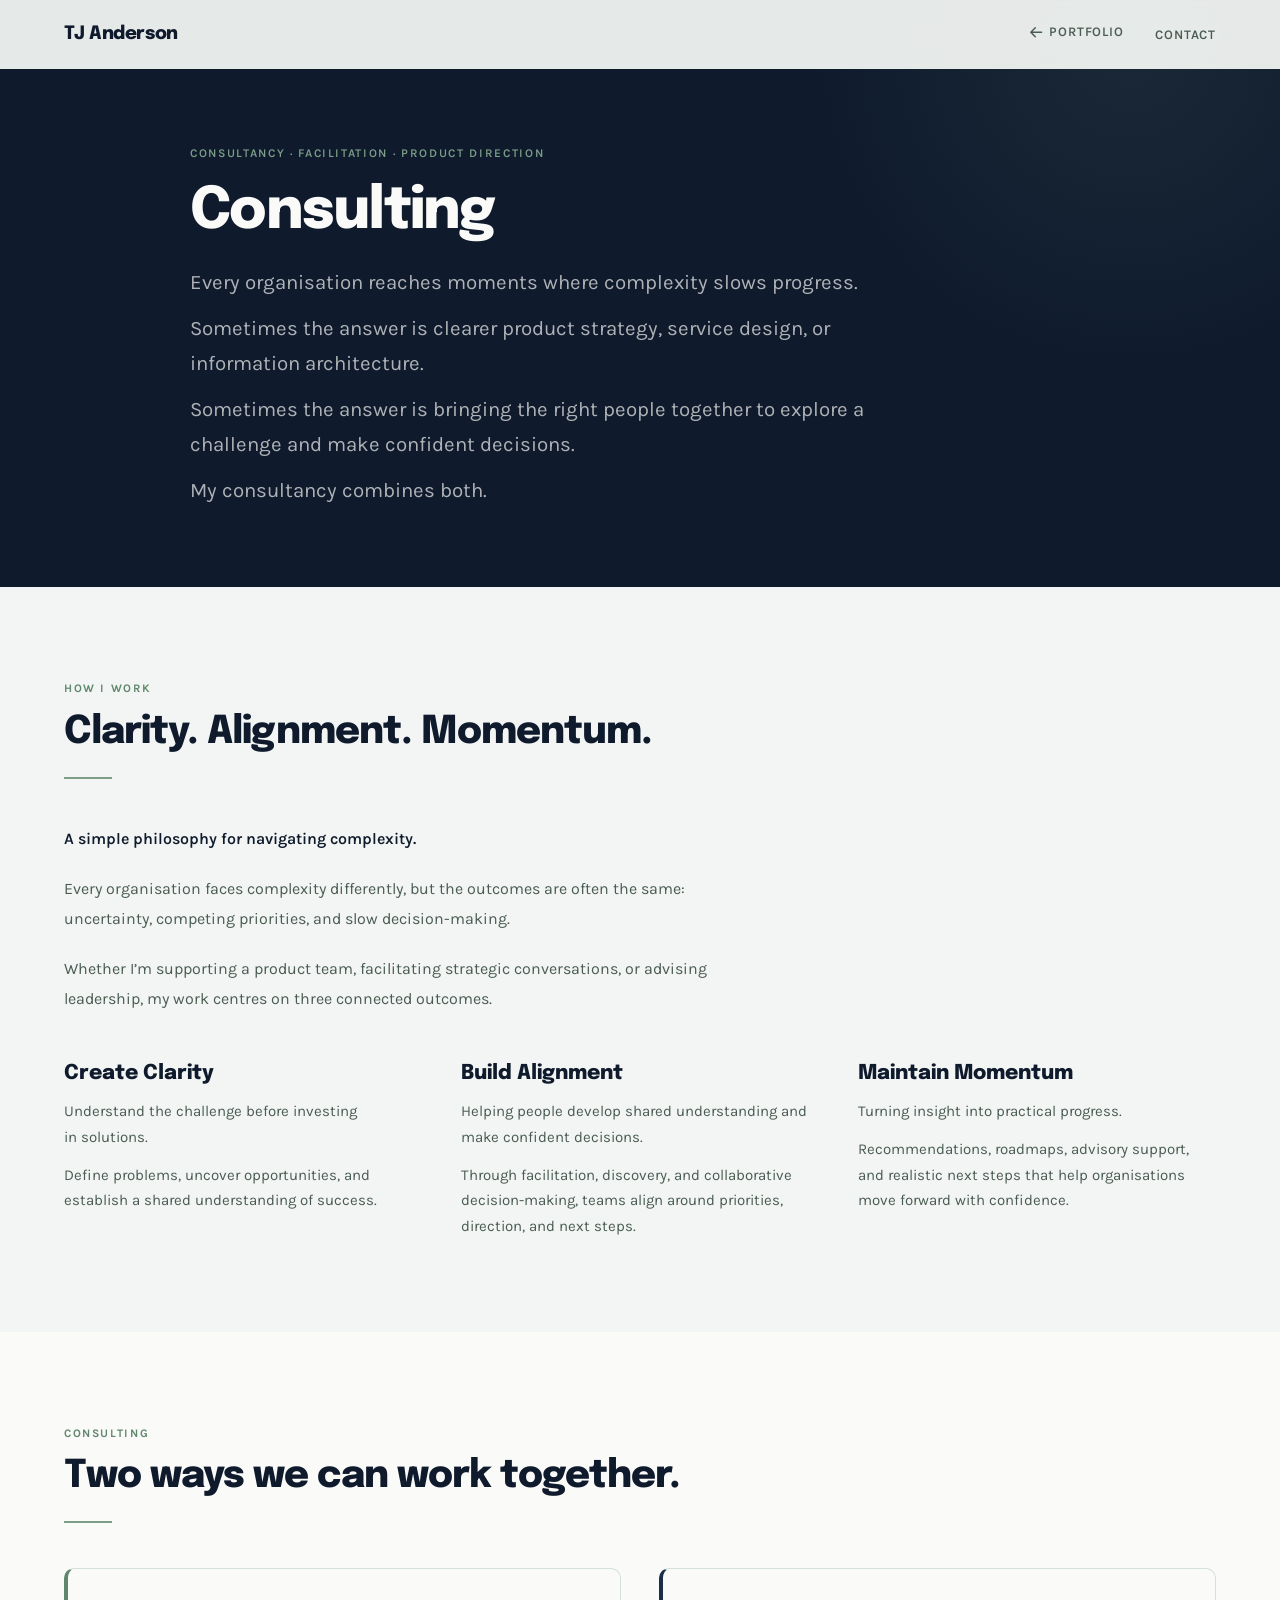
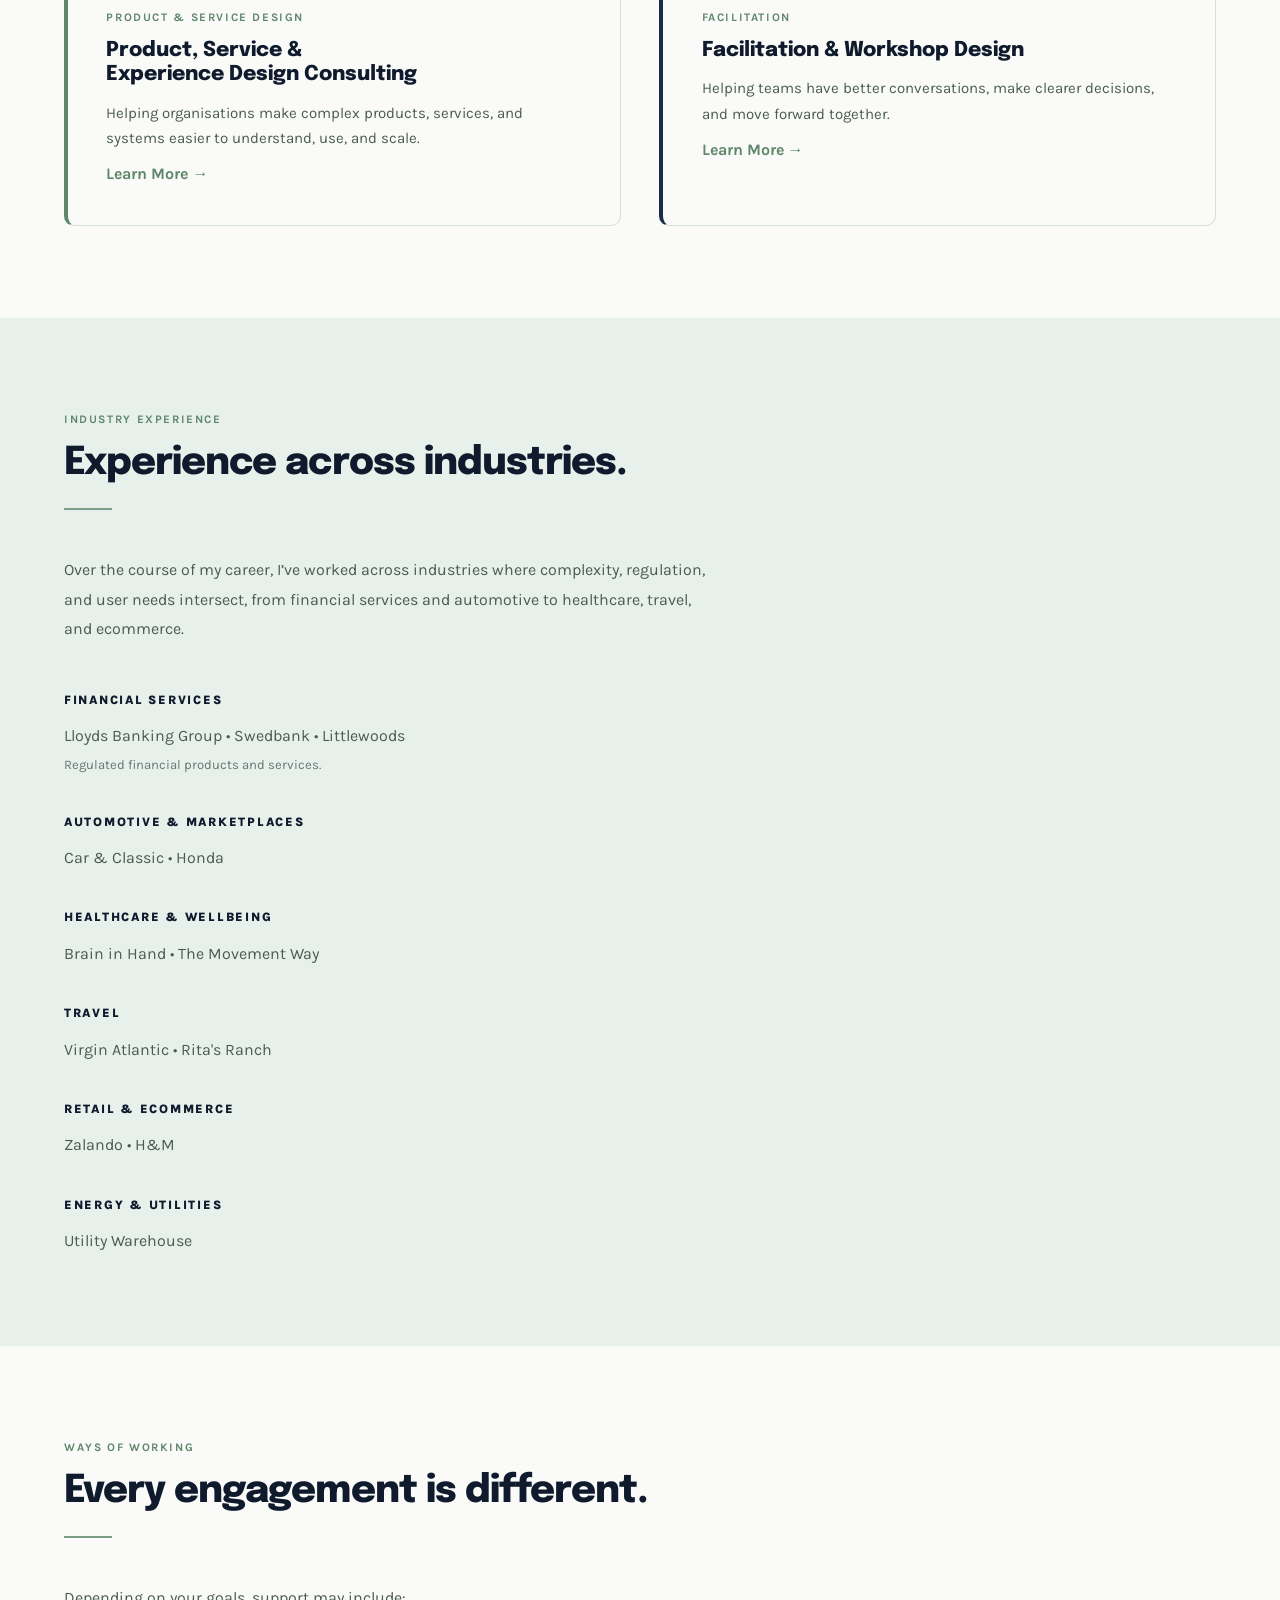
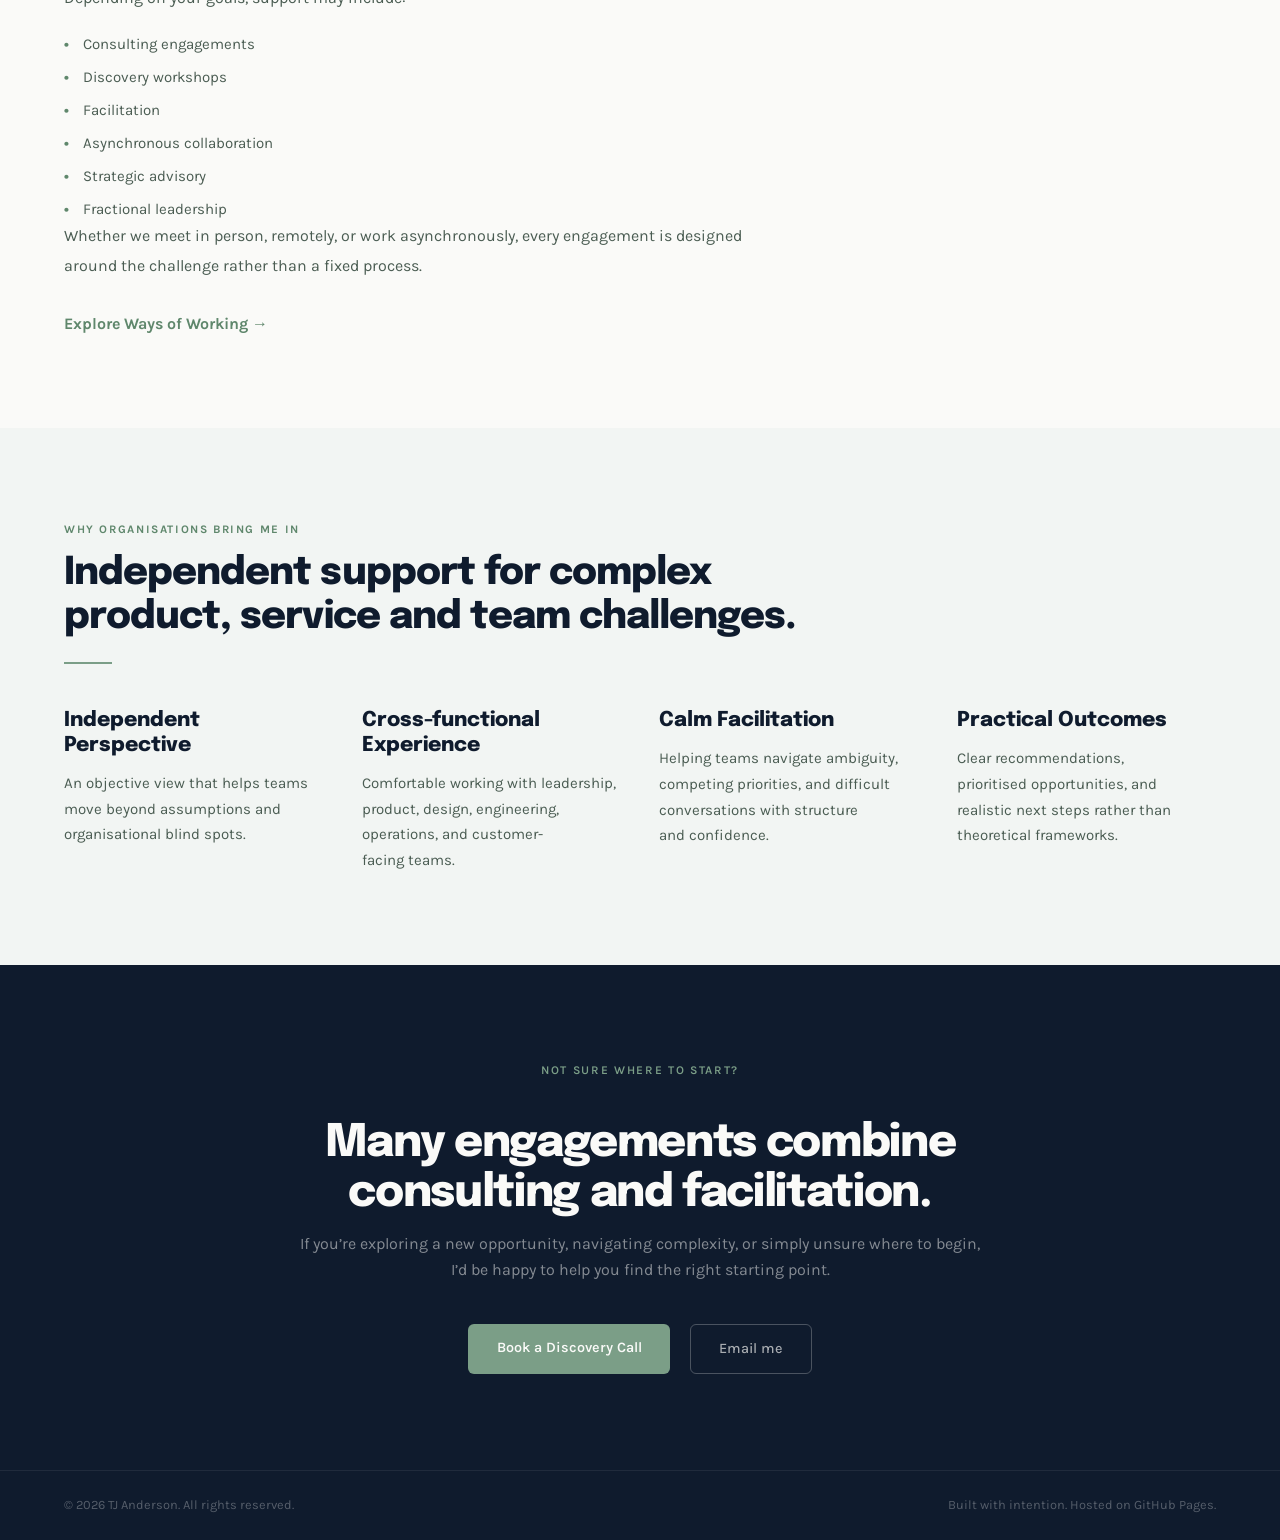
<file: services.html>
<!DOCTYPE html>
<html lang="en">
<head>
  <meta charset="UTF-8">
  <meta name="viewport" content="width=device-width, initial-scale=1.0">
  <title>Consulting | TJ Anderson</title>
  <link rel="canonical" href="https://portfolio.coastarian.com/consulting.html">
  <meta http-equiv="refresh" content="0; url=consulting.html">
  <script>window.location.replace("consulting.html" + window.location.search + window.location.hash);</script>
</head>
<body>
  <p>This page has moved to <a href="consulting.html">Consulting</a>.</p>
</body>
</html>
</file>
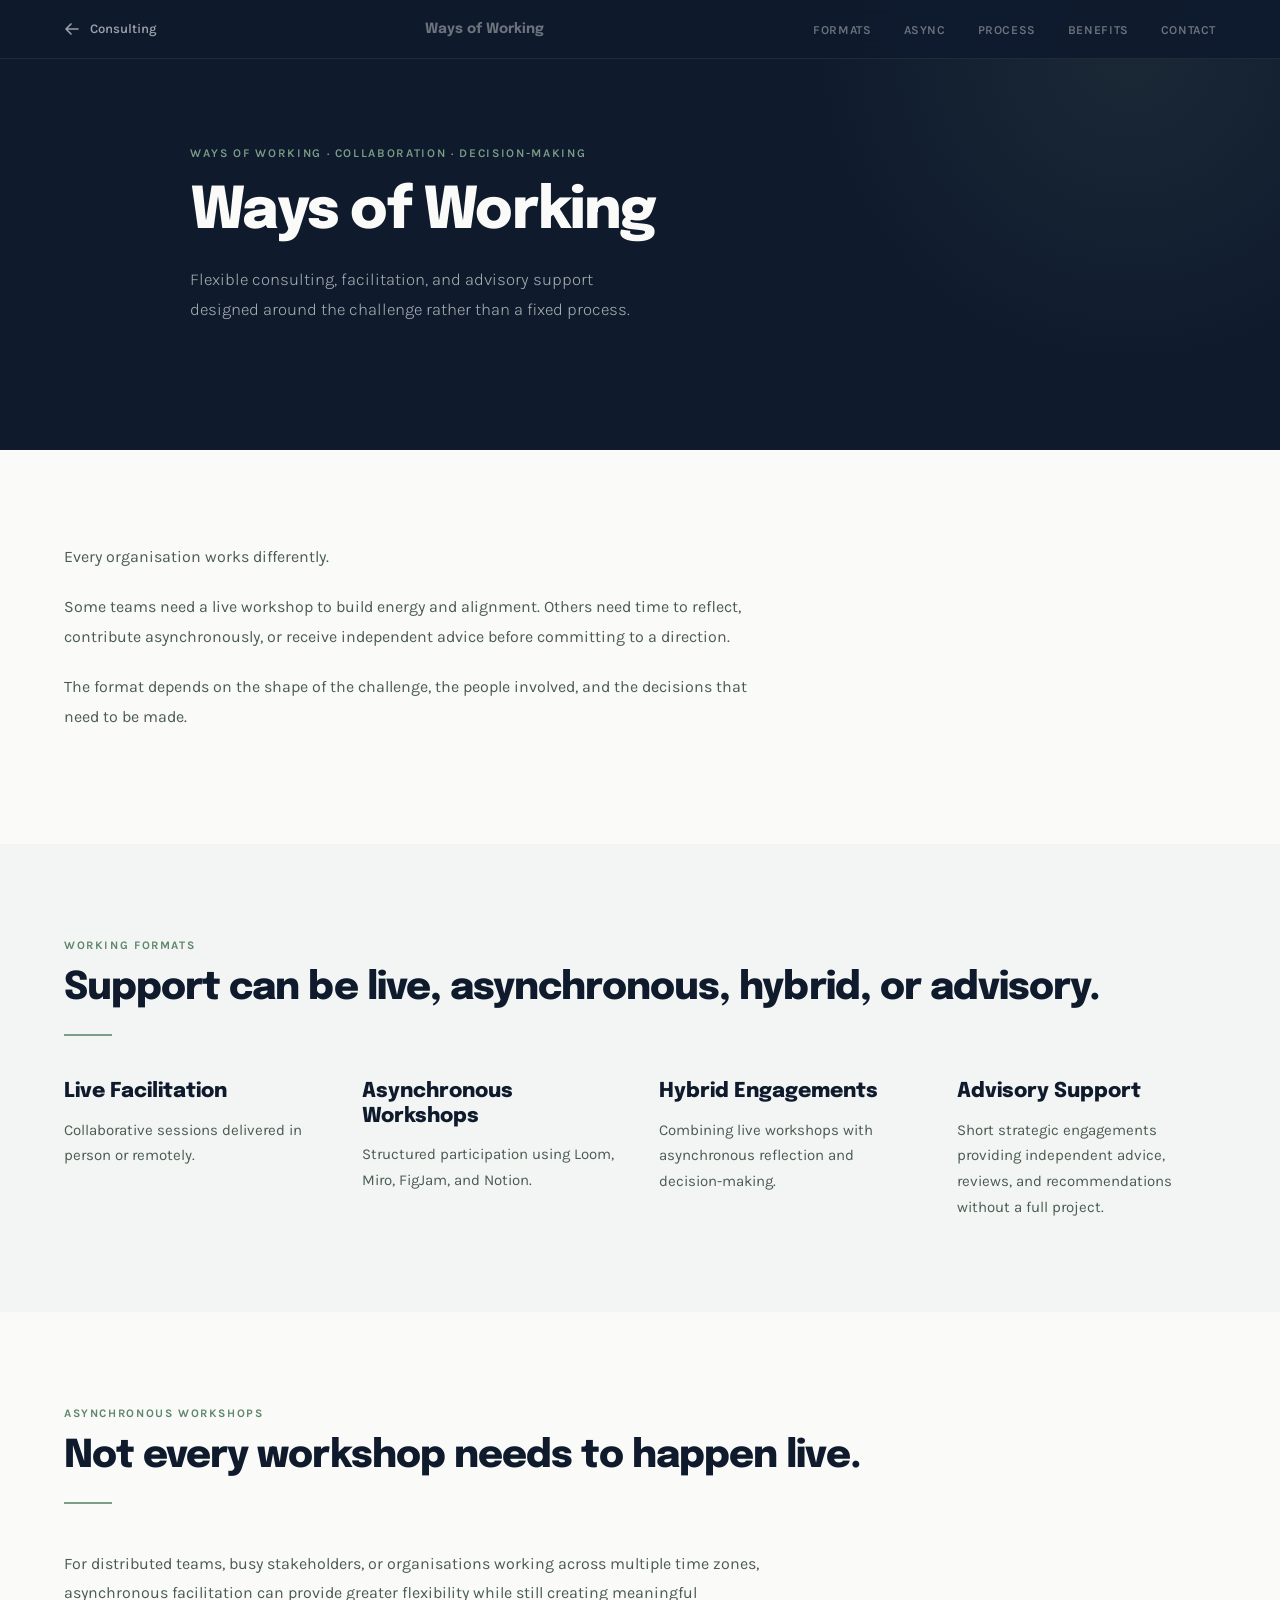
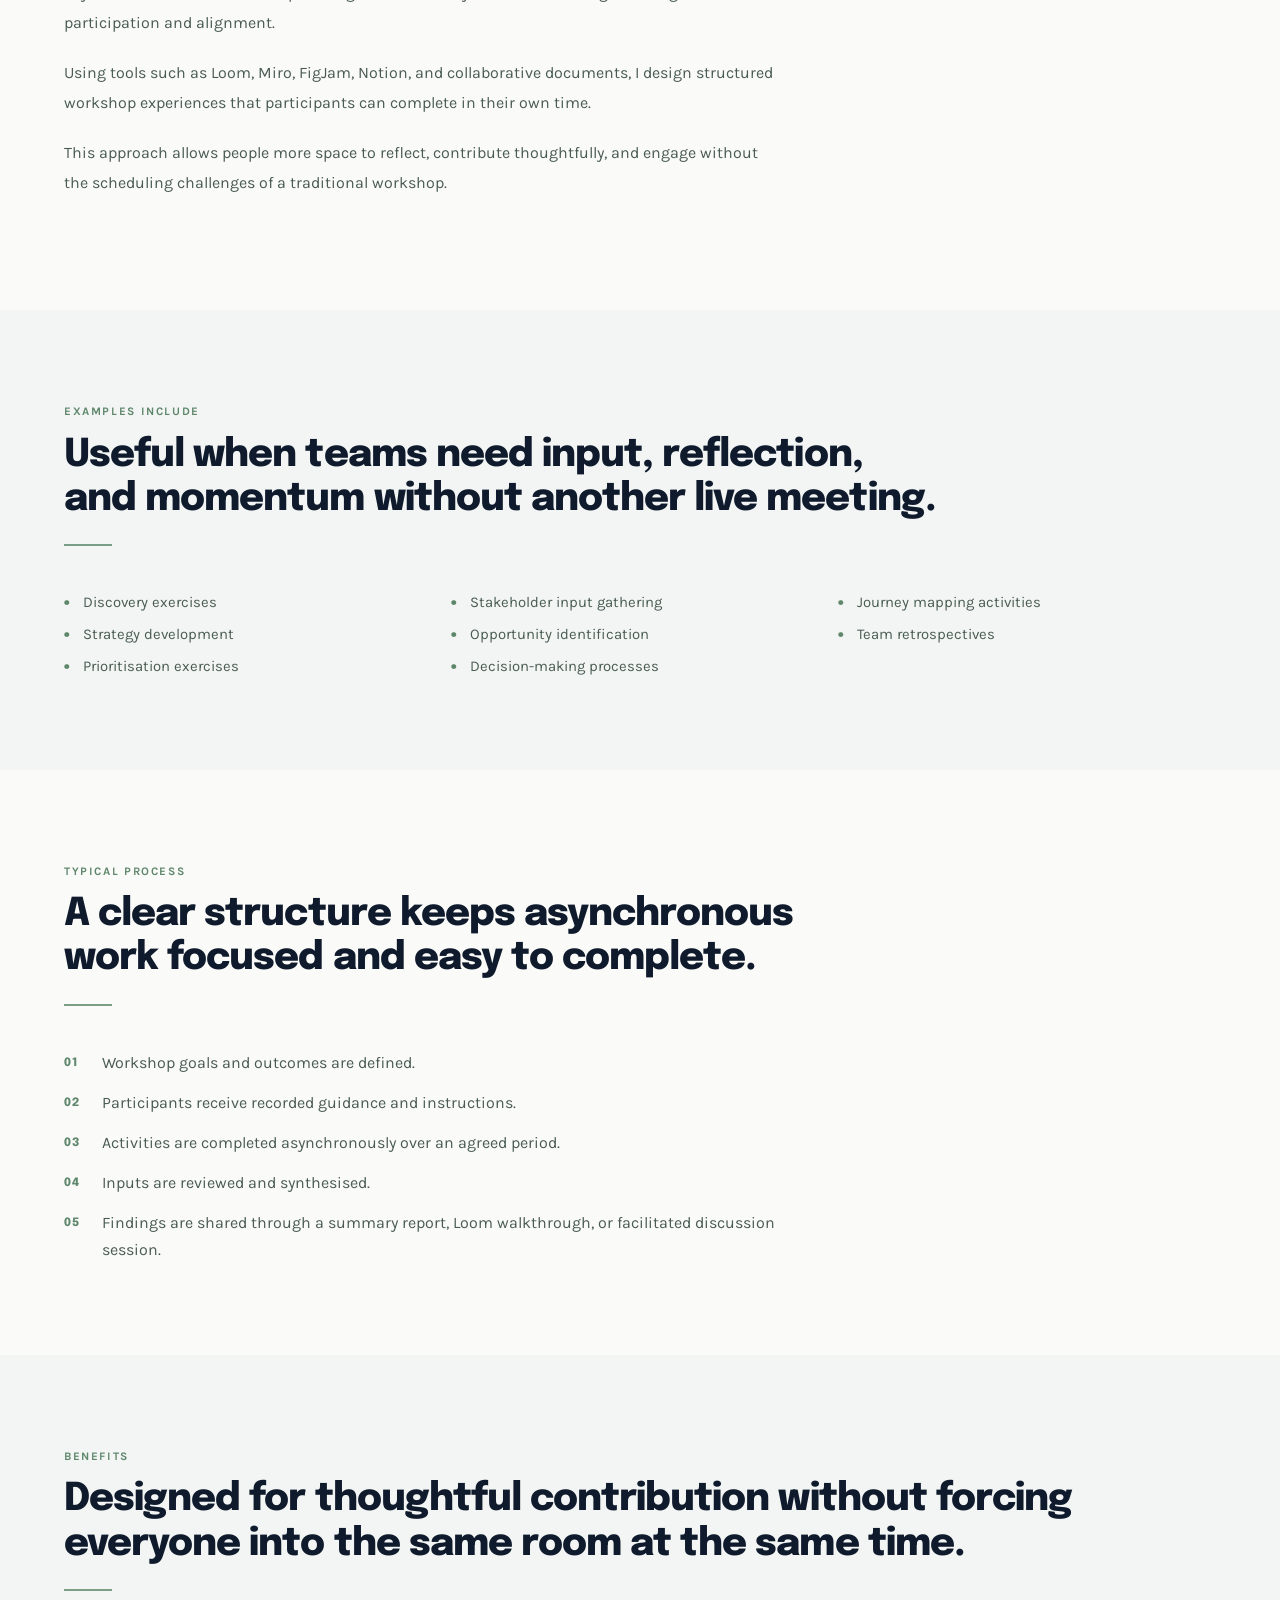
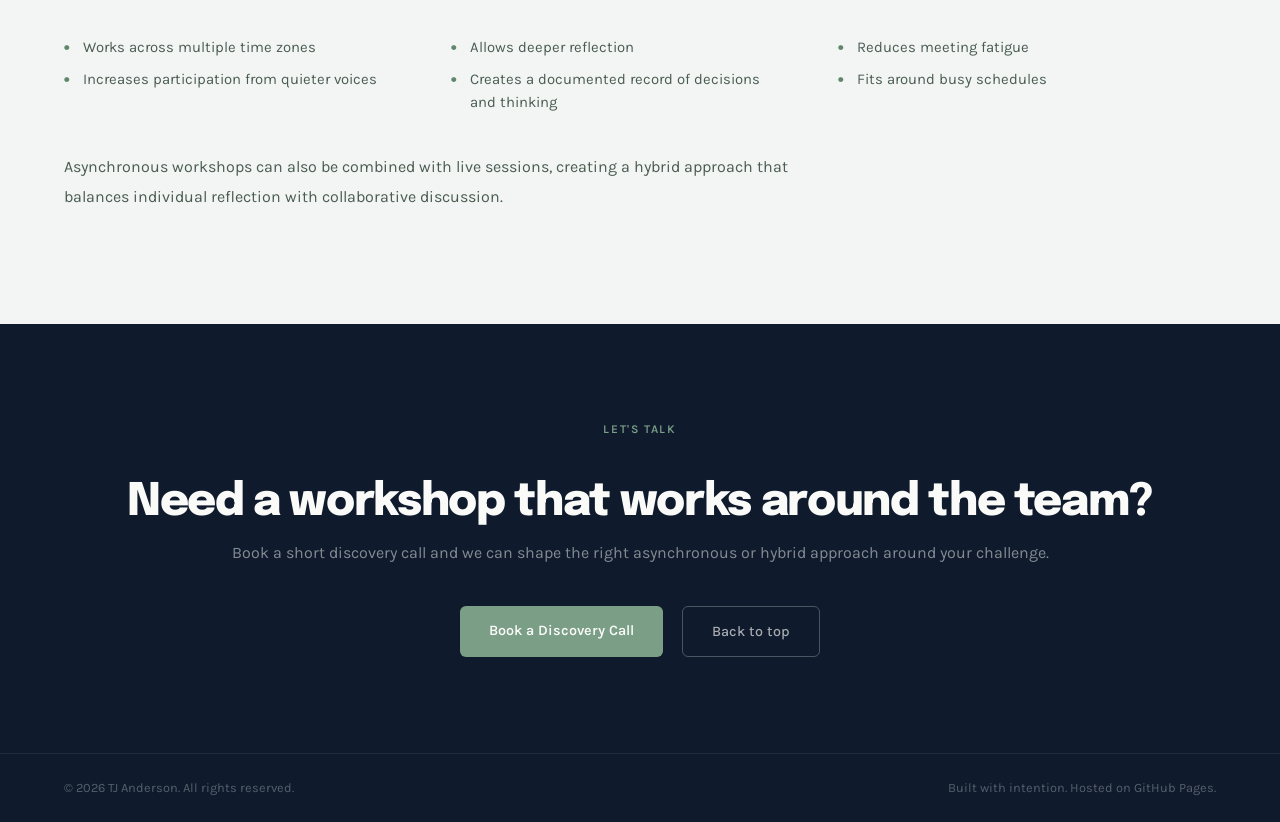
<file: ways-of-working.html>
<!DOCTYPE html>
<html lang="en">
<head>
  <meta charset="UTF-8">
  <meta name="viewport" content="width=device-width, initial-scale=1.0">
  <title>Ways of Working | TJ Anderson</title>
  <link rel="icon" href="favicon.ico" sizes="any">
  <link rel="icon" type="image/png" href="favicon.png">
  <link rel="apple-touch-icon" href="apple-touch-icon.png">
  <link rel="preconnect" href="https://fonts.googleapis.com">
  <link href="https://fonts.googleapis.com/css2?family=Epilogue:ital,wght@0,300;0,400;0,600;0,800;1,300;1,400&family=Karla:wght@300;400;600&display=swap" rel="stylesheet">
  <link rel="stylesheet" href="styles.css?v=20260626">
</head>
<body id="top">

  <nav class="case-nav">
    <a href="services.html" class="nav-back">
      <svg fill="none" viewBox="0 0 24 24" stroke="currentColor" stroke-width="2.5"><path stroke-linecap="round" stroke-linejoin="round" d="M10.5 19.5L3 12m0 0l7.5-7.5M3 12h18"/></svg>
      Consulting
    </a>
    <span class="nav-title">Ways of Working</span>
    <ul class="nav-anchors">
      <li><a href="#formats">Formats</a></li>
      <li><a href="#asynchronous">Async</a></li>
      <li><a href="#process">Process</a></li>
      <li><a href="#benefits">Benefits</a></li>
      <li><a href="#contact">Contact</a></li>
    </ul>
  </nav>

  <header class="cs-hero services-hero">
    <div class="cs-hero-inner fade-in">
      <p class="eyebrow-sm">Ways of Working · Collaboration · Decision-Making</p>
      <h1 class="cs-title">Ways of Working</h1>
      <p class="cs-subtitle">Flexible consulting, facilitation, and advisory support designed around the challenge rather than a fixed process.</p>
    </div>
  </header>

  <section class="cs-section bg-surface">
    <div class="cs-inner wide consulting-intro-copy fade-in">
      <p class="body-text">Every organisation works differently.</p>
      <p class="body-text">Some teams need a live workshop to build energy and alignment. Others need time to reflect, contribute asynchronously, or receive independent advice before committing to a direction.</p>
      <p class="body-text">The format depends on the shape of the challenge, the people involved, and the decisions that need to be made.</p>
    </div>
  </section>

  <section class="cs-section bg-light" id="formats">
    <div class="cs-inner wide fade-in">
      <p class="section-eyebrow">Working Formats</p>
      <h2 class="section-heading">Support can be live, asynchronous, hybrid, or advisory.</h2>
      <div class="divider"></div>
      <div class="consulting-example-grid ways-format-grid">
        <article>
          <h3>Live Facilitation</h3>
          <p>Collaborative sessions delivered in person or remotely.</p>
        </article>
        <article>
          <h3>Asynchronous Workshops</h3>
          <p>Structured participation using Loom, Miro, FigJam, and Notion.</p>
        </article>
        <article>
          <h3>Hybrid Engagements</h3>
          <p>Combining live workshops with asynchronous reflection and decision-making.</p>
        </article>
        <article>
          <h3>Advisory Support</h3>
          <p>Short strategic engagements providing independent advice, reviews, and recommendations without a full project.</p>
        </article>
      </div>
    </div>
  </section>

  <section class="cs-section bg-surface" id="asynchronous">
    <div class="cs-inner wide consulting-intro-copy fade-in">
      <p class="section-eyebrow">Asynchronous Workshops</p>
      <h2 class="section-heading">Not every workshop needs to happen live.</h2>
      <div class="divider"></div>
      <p class="body-text">For distributed teams, busy stakeholders, or organisations working across multiple time zones, asynchronous facilitation can provide greater flexibility while still creating meaningful participation and alignment.</p>
      <p class="body-text">Using tools such as Loom, Miro, FigJam, Notion, and collaborative documents, I design structured workshop experiences that participants can complete in their own time.</p>
      <p class="body-text">This approach allows people more space to reflect, contribute thoughtfully, and engage without the scheduling challenges of a traditional workshop.</p>
    </div>
  </section>

  <section class="cs-section bg-light" id="examples">
    <div class="cs-inner wide fade-in">
      <p class="section-eyebrow">Examples Include</p>
      <h2 class="section-heading">Useful when teams need input, reflection, and momentum without another live meeting.</h2>
      <div class="divider"></div>
      <ul class="facilitation-audience-list">
        <li>Discovery exercises</li>
        <li>Stakeholder input gathering</li>
        <li>Journey mapping activities</li>
        <li>Strategy development</li>
        <li>Opportunity identification</li>
        <li>Team retrospectives</li>
        <li>Prioritisation exercises</li>
        <li>Decision-making processes</li>
      </ul>
    </div>
  </section>

  <section class="cs-section bg-surface" id="process">
    <div class="cs-inner wide fade-in">
      <p class="section-eyebrow">Typical Process</p>
      <h2 class="section-heading">A clear structure keeps asynchronous work focused and easy to complete.</h2>
      <div class="divider"></div>
      <ol class="working-process-list">
        <li>Workshop goals and outcomes are defined.</li>
        <li>Participants receive recorded guidance and instructions.</li>
        <li>Activities are completed asynchronously over an agreed period.</li>
        <li>Inputs are reviewed and synthesised.</li>
        <li>Findings are shared through a summary report, Loom walkthrough, or facilitated discussion session.</li>
      </ol>
    </div>
  </section>

  <section class="cs-section bg-light" id="benefits">
    <div class="cs-inner wide fade-in">
      <p class="section-eyebrow">Benefits</p>
      <h2 class="section-heading">Designed for thoughtful contribution without forcing everyone into the same room at the same time.</h2>
      <div class="divider"></div>
      <ul class="facilitation-audience-list">
        <li>Works across multiple time zones</li>
        <li>Allows deeper reflection</li>
        <li>Reduces meeting fatigue</li>
        <li>Increases participation from quieter voices</li>
        <li>Creates a documented record of decisions and thinking</li>
        <li>Fits around busy schedules</li>
      </ul>
      <p class="body-text ways-closing-copy">Asynchronous workshops can also be combined with live sessions, creating a hybrid approach that balances individual reflection with collaborative discussion.</p>
    </div>
  </section>

  <section class="contact-section" id="contact">
    <p class="home-section-label">Let's Talk</p>
    <h2 class="home-section-title">Need a workshop that works around the team?</h2>
    <p>Book a short discovery call and we can shape the right asynchronous or hybrid approach around your challenge.</p>
    <div class="contact-links">
      <a href="mailto:tj@coastarian.com?subject=Ways%20of%20working%20discovery%20call" class="btn-primary">Book a Discovery Call</a>
      <a href="#top" class="btn-ghost">Back to top</a>
    </div>
  </section>

  <footer class="site-footer">
    <p>© 2026 TJ Anderson. All rights reserved.</p>
    <p>Built with intention. Hosted on GitHub Pages.</p>
  </footer>

  <script>
    const obs = new IntersectionObserver(entries => entries.forEach(e => { if (e.isIntersecting) e.target.classList.add('visible'); }), { threshold: 0.08 });
    document.querySelectorAll('.fade-in').forEach(el => obs.observe(el));
  </script>
</body>
</html>
</file>
<file: styles.css>
/* ============================================================
   TJ Anderson - Portfolio
   Shared stylesheet · Epilogue + Karla · Midnight & Sage
   ============================================================ */

/* ── RESET & BASE ── */
*, *::before, *::after { box-sizing: border-box; margin: 0; padding: 0; }

:root {
  --navy:       #0F1B2D;
  --navy-mid:   #1A2E47;
  --sage:       #7B9E87;
  --sage-mid:   #5F876C;
  --sage-light: #E8F0EC;
  --bg:         #F2F5F3;
  --bg-dark:    #E3ECE7;
  --surface:    #FAFAF8;
  --mid:        #4A5C52;
  --soft:       #8A9E94;
  --border:     #D4E0DA;
  --case-section-y: clamp(5.75rem, 7vw, 7rem);
  --case-block-gap: clamp(2.75rem, 4vw, 4rem);
  --case-tight-gap: clamp(1.5rem, 2.5vw, 2.25rem);
}

html { scroll-behavior: smooth; }

body {
  font-family: 'Karla', sans-serif;
  background: var(--bg);
  color: var(--navy);
  line-height: 1.6;
  overflow-x: hidden;
}

/* ── TYPOGRAPHY ── */
.epilogue { font-family: 'Epilogue', sans-serif; }

/* ── BUTTONS ── */
.btn-primary {
  background: var(--sage);
  color: var(--surface);
  padding: 0.8rem 1.8rem;
  border-radius: 6px;
  font-family: 'Karla', sans-serif;
  font-size: 0.9rem;
  font-weight: 600;
  text-decoration: none;
  transition: background 0.2s, transform 0.15s;
  display: inline-block;
}
.btn-primary:hover { background: var(--sage-mid); transform: translateY(-1px); }

.btn-primary-navy {
  background: var(--navy);
  color: var(--surface);
  padding: 0.8rem 1.8rem;
  border-radius: 6px;
  font-family: 'Karla', sans-serif;
  font-size: 0.9rem;
  font-weight: 600;
  text-decoration: none;
  transition: background 0.2s, transform 0.15s;
  display: inline-block;
}
.btn-primary-navy:hover { background: var(--navy-mid); transform: translateY(-1px); }

.btn-ghost {
  border: 1.5px solid rgba(250,250,248,0.25);
  color: rgba(250,250,248,0.65);
  padding: 0.8rem 1.8rem;
  border-radius: 6px;
  font-family: 'Karla', sans-serif;
  font-size: 0.9rem;
  font-weight: 500;
  text-decoration: none;
  transition: border-color 0.2s, color 0.2s, transform 0.15s;
  display: inline-block;
}
.btn-ghost:hover { border-color: var(--sage); color: var(--sage); transform: translateY(-1px); }

.btn-ghost-light {
  border: 1.5px solid var(--soft);
  color: var(--mid);
  padding: 0.8rem 1.8rem;
  border-radius: 6px;
  font-family: 'Karla', sans-serif;
  font-size: 0.9rem;
  font-weight: 500;
  text-decoration: none;
  transition: border-color 0.2s, color 0.2s, transform 0.15s;
  display: inline-block;
}
.btn-ghost-light:hover { border-color: var(--sage-mid); color: var(--sage-mid); transform: translateY(-1px); }

/* ── PILLS & TAGS ── */
.pill {
  background: rgba(123,158,135,0.15);
  color: var(--sage);
  font-size: 0.76rem;
  font-weight: 600;
  padding: 0.35rem 0.9rem;
  border-radius: 100px;
  border: 1px solid rgba(123,158,135,0.25);
}

.pill-light {
  background: var(--sage-light);
  color: var(--sage-mid);
  font-size: 0.76rem;
  font-weight: 600;
  padding: 0.35rem 0.9rem;
  border-radius: 100px;
}

.tag {
  font-size: 0.68rem;
  font-weight: 600;
  letter-spacing: 0.05em;
  text-transform: uppercase;
  color: var(--navy);
  background: var(--sage-light);
  padding: 0.22rem 0.6rem;
  border-radius: 4px;
}

.cs-pill {
  font-size: 0.67rem;
  font-weight: 600;
  letter-spacing: 0.04em;
  text-transform: uppercase;
  color: var(--sage-mid);
  background: var(--sage-light);
  padding: 0.2rem 0.6rem;
  border-radius: 100px;
}

.pill-row { display: flex; flex-wrap: wrap; gap: 0.45rem; }

/* ── BACKGROUND UTILITIES ── */
.bg-surface { background: var(--surface); }
.bg-light   { background: var(--bg); }
.bg-mid     { background: var(--bg-dark); }
.bg-navy    { background: var(--navy); }

/* ── SECTION SHARED ── */
.section-eyebrow {
  font-size: 0.72rem;
  font-weight: 700;
  letter-spacing: 0.14em;
  text-transform: uppercase;
  color: var(--sage-mid);
  margin-bottom: 0.8rem;
}

.section-heading {
  font-family: 'Epilogue', sans-serif;
  font-weight: 800;
  font-size: clamp(1.6rem, 3vw, 2.4rem);
  letter-spacing: -0.025em;
  line-height: 1.15;
  color: var(--navy);
  margin-bottom: 1.4rem;
  text-wrap: balance;
}

.section-heading-sm {
  font-family: 'Epilogue', sans-serif;
  font-weight: 800;
  font-size: clamp(1.25rem, 2vw, 1.7rem);
  line-height: 1.18;
  color: var(--navy);
  margin: 0 0 0.9rem;
  text-wrap: balance;
}

.divider {
  width: 3rem;
  height: 2px;
  background: var(--sage);
  margin-bottom: 2.8rem;
}

.body-text {
  font-size: 1rem;
  color: var(--mid);
  line-height: 1.85;
  margin-bottom: 1.3rem;
  max-width: 68ch;
}
.body-text strong { color: var(--navy); font-weight: 600; }

/* ── HOME PAGE NAV ── */
.home-nav {
  position: absolute;
  top: 0; left: 0; right: 0;
  z-index: 100;
  display: flex;
  justify-content: space-between;
  align-items: center;
  padding: 1.2rem 4rem;
  transition: background 0.3s, border-color 0.3s;
  background: transparent;
  border-bottom: 1px solid rgba(255,255,255,0.08);
}
.home-nav.scrolled {
  background: rgba(242,245,243,0.95);
  backdrop-filter: blur(12px);
  border-bottom-color: var(--bg-dark);
}
.home-nav .nav-logo {
  font-family: 'Epilogue', sans-serif;
  font-weight: 800;
  font-size: 1.15rem;
  color: var(--surface);
  text-decoration: none;
  letter-spacing: -0.02em;
  transition: color 0.3s;
}
.home-nav.scrolled .nav-logo { color: var(--navy); }
.home-nav .nav-links { align-items: center; display: flex; gap: 2rem; list-style: none; }
.home-nav .nav-links a {
  font-size: 0.82rem;
  font-weight: 600;
  color: rgba(250,250,248,0.7);
  text-decoration: none;
  letter-spacing: 0.06em;
  text-transform: uppercase;
  transition: color 0.2s;
}
.home-nav .nav-current {
  color: var(--sage-mid);
  cursor: default;
  display: inline-block;
  font-size: 0.82rem;
  font-weight: 700;
  letter-spacing: 0.06em;
  line-height: 1;
  text-transform: uppercase;
}
.home-nav.scrolled .nav-links a { color: var(--mid); }
.home-nav .nav-links a:hover { color: var(--sage) !important; }
.home-nav .nav-with-icon {
  align-items: center;
  display: inline-flex;
  gap: 0.35rem;
}
.home-nav .nav-with-icon svg {
  height: 0.9rem;
  width: 0.9rem;
}
.home-nav.static-nav {
  background: rgba(242,245,243,0.95);
  backdrop-filter: blur(12px);
  border-bottom-color: var(--bg-dark);
  position: fixed;
}
.home-nav.static-nav .nav-logo {
  color: var(--navy);
}
.home-nav.static-nav .nav-links a {
  color: var(--mid);
}
.nav-dropdown {
  position: relative;
}
.nav-dropdown-trigger {
  cursor: pointer;
}
.nav-dropdown-menu {
  background: var(--surface);
  border: 1px solid var(--border);
  box-shadow: 0 18px 45px rgba(15,27,45,0.12);
  display: grid;
  gap: 0.15rem;
  left: 50%;
  list-style: none;
  min-width: 250px;
  opacity: 0;
  padding: 0.8rem;
  pointer-events: none;
  position: absolute;
  top: calc(100% + 0.9rem);
  transform: translate(-50%, 8px);
  transition: opacity 0.18s ease, transform 0.18s ease;
}
.nav-dropdown:hover .nav-dropdown-menu,
.nav-dropdown:focus-within .nav-dropdown-menu {
  opacity: 1;
  pointer-events: auto;
  transform: translate(-50%, 0);
}
.home-nav .nav-dropdown-menu a {
  color: var(--mid);
  display: block;
  font-size: 0.76rem;
  line-height: 1.35;
  padding: 0.55rem 0.65rem;
  text-transform: none;
}
.home-nav .nav-dropdown-menu a:hover {
  color: var(--navy) !important;
}

/* ── CASE STUDY NAV ── */
.case-nav {
  position: fixed;
  top: 0; left: 0; right: 0;
  z-index: 100;
  display: flex;
  justify-content: space-between;
  align-items: center;
  padding: 1rem 4rem;
  background: rgba(15,27,45,0.96);
  backdrop-filter: blur(12px);
  border-bottom: 1px solid rgba(255,255,255,0.07);
}
.nav-back {
  display: flex;
  align-items: center;
  gap: 0.6rem;
  font-size: 0.82rem;
  font-weight: 600;
  color: rgba(250,250,248,0.6);
  text-decoration: none;
  transition: color 0.2s;
}
.nav-back:hover { color: var(--sage); }
.nav-back svg { width: 16px; height: 16px; flex-shrink: 0; }
.nav-title {
  font-family: 'Epilogue', sans-serif;
  font-weight: 700;
  font-size: 0.88rem;
  color: rgba(250,250,248,0.4);
}
.nav-anchors { display: flex; gap: 2rem; list-style: none; }
.nav-anchors a {
  font-size: 0.76rem;
  font-weight: 600;
  color: rgba(250,250,248,0.4);
  text-decoration: none;
  letter-spacing: 0.05em;
  text-transform: uppercase;
  transition: color 0.2s;
}
.nav-anchors a:hover { color: var(--sage); }

/* ── CASE STUDY HERO ── */
.cs-hero {
  background: var(--navy);
  padding: 9rem 4rem 5rem;
  position: relative;
  overflow: hidden;
}
.cs-hero::before {
  content: '';
  position: absolute;
  top: -300px; right: -200px;
  width: 700px; height: 700px;
  border-radius: 50%;
  background: radial-gradient(circle, rgba(123,158,135,0.1) 0%, transparent 65%);
}
.cs-hero-inner {
  max-width: 900px;
  margin: 0 auto;
  position: relative;
  z-index: 1;
}
.case-hero-with-image::after {
  content: '';
  position: absolute;
  top: var(--case-hero-top, 12.5rem);
  right: var(--case-hero-right, -5rem);
  bottom: auto;
  width: var(--case-hero-width, min(66vw, 940px));
  height: var(--case-hero-height, min(24vw, 250px));
  background:
    linear-gradient(to right, var(--navy) 0%, rgba(15,27,45,0.96) 32%, rgba(15,27,45,0.5) 58%, rgba(15,27,45,0.04) 100%),
    var(--case-hero-image) var(--case-hero-image-position, right center) / var(--case-hero-image-size, cover) no-repeat;
  opacity: 0.68;
  -webkit-mask-image: linear-gradient(to right, transparent 0%, #000 28%, #000 100%);
  mask-image: linear-gradient(to right, transparent 0%, #000 28%, #000 100%);
  pointer-events: none;
}
.case-hero-with-image .cs-hero-inner {
  max-width: 1200px;
}
.case-hero-with-image .cs-title,
.case-hero-with-image .cs-subtitle,
.case-hero-with-image .cs-meta {
  max-width: 840px;
}
@media (min-width: 1600px) {
  .penny-hero-image::after {
    right: 8rem;
  }
}
.eyebrow-sm {
  font-size: 0.74rem;
  font-weight: 600;
  letter-spacing: 0.14em;
  text-transform: uppercase;
  color: var(--sage);
  margin-bottom: 1.2rem;
}
.cs-title {
  font-family: 'Epilogue', sans-serif;
  font-weight: 800;
  font-size: clamp(2rem, 4.5vw, 3.8rem);
  line-height: 1.05;
  letter-spacing: -0.03em;
  color: var(--surface);
  margin-bottom: 1.4rem;
  text-wrap: balance;
}
.cs-subtitle {
  font-size: 1.05rem;
  font-weight: 300;
  color: rgba(250,250,248,0.65);
  max-width: 65ch;
  line-height: 1.78;
  margin-bottom: 2.8rem;
  text-wrap: balance;
}
.cs-meta {
  display: flex;
  flex-wrap: wrap;
  gap: 2.5rem;
  padding-top: 2.2rem;
  border-top: 1px solid rgba(255,255,255,0.1);
}
.consulting-hero-meta {
  display: grid;
  grid-template-columns: repeat(3, minmax(0, 1fr));
  gap: 2rem;
}
.cs-meta-label {
  font-size: 0.67rem;
  font-weight: 700;
  letter-spacing: 0.12em;
  text-transform: uppercase;
  color: var(--sage);
  margin-bottom: 0.3rem;
}
.cs-meta-value {
  font-size: 0.88rem;
  color: rgba(250,250,248,0.72);
  line-height: 1.5;
}

/* Hero image placeholder strip */
.hero-img-strip {
  background: var(--navy);
  padding: 0 4rem 4rem;
}
.hero-img-strip-inner {
  max-width: 900px;
  margin: 0 auto;
}

/* ── CASE STUDY SECTIONS ── */
.cs-section { padding: var(--case-section-y) 4rem; }
.cs-section[id] {
  scroll-margin-top: 5.25rem;
}
.cs-inner { max-width: 900px; margin: 0 auto; }
.cs-inner.wide { max-width: 1200px; }

/* ── LAYOUT GRIDS ── */
.two-col {
  display: grid;
  grid-template-columns: 1.4fr 1fr;
  gap: 4rem;
  align-items: start;
}
.two-col.even { grid-template-columns: 1fr 1fr; }

.context-copy-grid {
  display: grid;
  grid-template-columns: 1fr 1fr;
  gap: 4rem;
  align-items: start;
}

.context-wide-image {
  margin-top: 1.8rem;
}

.context-wide-image img {
  width: 100%;
  max-height: none;
  object-fit: contain;
}

.context-support-shots {
  margin-top: 1.4rem;
}

.context-support-shots .zoom-image-trigger {
  height: clamp(260px, 30vw, 420px);
  overflow: hidden;
  background: #eef3f3;
}

.context-support-shots .case-image-card img {
  width: 100%;
  height: auto;
  max-height: none;
  object-fit: contain;
  object-position: top center;
}

.section-copy-callouts {
  display: grid;
  grid-template-columns: minmax(0, 1.15fr) minmax(280px, 0.85fr);
  gap: 4rem;
  align-items: start;
}

.callout-stack {
  display: grid;
  gap: 1rem;
}

.section-wide-image {
  margin-top: 1.8rem;
}

.section-wide-image img {
  width: 100%;
  max-height: none;
  object-fit: contain;
}

.section-intro {
  max-width: 78ch;
}

.evidence-shots {
  display: grid;
  grid-template-columns: 1fr;
  gap: 1.4rem;
  margin-top: 2rem;
}

.evidence-shots .zoom-image-trigger {
  max-height: none;
  background: #eef3f3;
}

.evidence-shots .case-image-card img {
  width: 100%;
  height: auto;
  max-height: none;
  object-fit: contain;
  object-position: top center;
}

.evidence-intro {
  margin-top: var(--case-tight-gap);
}

.evidence-scamping {
  margin-top: var(--case-tight-gap);
}

.evidence-scamping .section-side-image img,
.evidence-scamping .zoom-image-trigger img {
  width: 100%;
  height: auto;
  max-height: none;
  object-fit: contain;
  object-position: top center;
}

.image-support-copy {
  max-width: 82ch;
  margin: -0.4rem 0 0.7rem;
  color: var(--mid);
  font-size: 0.95rem;
  line-height: 1.72;
}

.catalog-grid {
  margin-top: var(--case-tight-gap);
}

.catalog-status {
  display: inline-block;
  margin-top: 1rem;
  color: var(--sage-mid);
  background: var(--sage-light);
  border-radius: 4px;
  padding: 0.24rem 0.65rem;
  font-size: 0.68rem;
  font-weight: 700;
  letter-spacing: 0.08em;
  text-transform: uppercase;
}

.catalog-module {
  margin-top: var(--case-tight-gap);
}

.catalog-context,
.catalog-steps,
.catalog-stack {
  margin-top: var(--case-tight-gap);
}

.catalog-stack .case-image-card img {
  height: auto;
  max-height: none;
  object-fit: contain;
  background: #eef3f3;
}

.bih-standard-module {
  margin-top: var(--case-block-gap);
  align-items: start;
}

.bih-standard-module h3,
.bih-standard-copy h3 {
  font-family: 'Epilogue', sans-serif;
  font-size: clamp(1.25rem, 2vw, 1.7rem);
  line-height: 1.18;
  color: var(--navy);
  margin-bottom: 0.9rem;
}

.bih-standard-module .section-eyebrow,
.bih-standard-copy .section-eyebrow {
  margin-bottom: 0.65rem;
}

.bih-standard-copy {
  max-width: 82ch;
}

.bih-standard-gallery,
.bih-standard-docs {
  margin-top: 1.4rem;
}

.bih-standard-image img,
.bih-standard-image .zoom-image-trigger img,
.bih-standard-gallery .case-image-card img,
.bih-standard-gallery .zoom-image-trigger img,
.bih-standard-docs .case-image-card img,
.bih-standard-docs .zoom-image-trigger img {
  width: 100%;
  height: auto;
  max-height: none;
  object-fit: contain;
  object-position: top center;
  background: #eef3f3;
}

.image-marker-card {
  min-height: 260px;
  display: grid;
  align-content: center;
  gap: 0.45rem;
  padding: 1.6rem;
  border: 1px dashed rgba(123, 158, 135, 0.5);
  border-radius: 10px;
  background:
    linear-gradient(135deg, rgba(123,158,135,0.08) 0%, rgba(250,250,248,0.88) 100%);
}

.image-marker-label {
  margin: 0;
  color: var(--sage-mid);
  font-size: 0.68rem;
  font-weight: 700;
  letter-spacing: 0.12em;
  text-transform: uppercase;
}

.image-marker-title {
  margin: 0;
  color: var(--navy);
  font-family: 'Epilogue', sans-serif;
  font-size: 1.15rem;
  font-weight: 800;
  line-height: 1.2;
}

.image-marker-note {
  margin: 0;
  color: var(--mid);
  font-size: 0.92rem;
  line-height: 1.55;
}

.image-marker-card.wide {
  min-height: 240px;
  margin-top: 1.5rem;
}

.image-marker-card.tall {
  min-height: 360px;
}

.penny-marker {
  margin-top: 1.2rem;
}

.penny-full-width-image {
  margin-top: clamp(2rem, 4vw, 4rem);
}

.penny-finding-grid {
  display: grid;
  grid-template-columns: repeat(2, minmax(0, 1fr));
  gap: clamp(2rem, 4vw, 4rem);
  align-items: start;
}

.stats-row.penny-stats-grid {
  grid-template-columns: repeat(6, minmax(0, 1fr));
  margin: 0;
}

.penny-stats-grid .stat-card:nth-child(1),
.penny-stats-grid .stat-card:nth-child(2) {
  grid-column: span 3;
}

.penny-stats-grid .stat-card:nth-child(n+3) {
  grid-column: span 2;
}

.penny-role-intro {
  margin-bottom: 1.5rem;
}

.penny-role-intro .role-list {
  gap: 1rem;
}

.penny-role-intro .role-list li {
  font-size: clamp(1.05rem, 1.4vw, 1.35rem);
  line-height: 1.55;
  padding-left: 1.55rem;
}

.penny-role-intro .role-list li::before {
  top: 0.05em;
}

.penny-detail-grid {
  margin-top: 2rem;
}

.penny-journey-overview {
  display: grid;
  gap: clamp(1rem, 2vw, 1.5rem);
  margin-top: clamp(2.2rem, 4vw, 4rem);
  max-width: 980px;
}

.penny-journey-overview .journey-title {
  font-size: clamp(2.2rem, 5vw, 4.6rem);
}

.penny-journey-overview .journey-subtitle {
  color: var(--navy);
  font-size: clamp(1.05rem, 1.7vw, 1.45rem);
  font-weight: 700;
}

.penny-journey-overview .journey-body {
  font-size: clamp(1.05rem, 1.5vw, 1.28rem);
  max-width: 880px;
}

.penny-journey-feature {
  display: grid;
  grid-template-columns: minmax(260px, 0.42fr) minmax(0, 1fr);
  gap: clamp(2rem, 4vw, 4rem);
  align-items: start;
  margin-top: clamp(2.5rem, 4vw, 4.5rem);
}

.penny-journey-copy {
  background: var(--surface);
  border: 1px solid var(--border);
  border-left: 4px solid var(--sage-mid);
  border-radius: 10px;
  padding: clamp(1.45rem, 2.5vw, 2rem);
}

.penny-journey-media-stack {
  display: grid;
  gap: clamp(1.25rem, 2vw, 1.75rem);
}

.penny-journey-media-stack .case-image-card + .case-image-card {
  margin-top: 0;
}

.persona-grid {
  display: grid;
  grid-template-columns: repeat(2, minmax(0, 1fr));
  gap: clamp(1.35rem, 2vw, 1.75rem);
  margin-top: 2rem;
}

.persona-card,
.journey-card,
.outcome-step {
  background: var(--surface);
  border: 1px solid var(--border);
  border-radius: 10px;
  padding: 1.6rem;
  border-left: 4px solid var(--sage-mid);
}

.persona-card:nth-child(2),
.journey-card:nth-child(2),
.outcome-step:nth-child(2) {
  border-left-color: var(--navy-mid);
}

.persona-card:nth-child(3),
.outcome-step:nth-child(3) {
  border-left-color: var(--soft);
}

.persona-quote-grid {
  display: grid;
  grid-template-columns: repeat(2, minmax(0, 1fr));
  gap: clamp(1.35rem, 2vw, 1.8rem);
  margin-top: clamp(1.5rem, 3vw, 2.5rem);
}

.persona-quote-card {
  min-height: 260px;
  border: 1px solid var(--border);
  border-radius: 10px;
  padding: clamp(1.5rem, 2.6vw, 2.4rem);
  display: flex;
  flex-direction: column;
  justify-content: flex-start;
}

.persona-quote-card.independent {
  background: #63bec3;
}

.persona-quote-card.responsible {
  background: #8ee6ac;
}

.persona-quote-card.tempted {
  background: #80a4ad;
}

.persona-quote-card.cautious {
  background: #d8d3e7;
}

.persona-quote {
  color: #000;
  font-size: clamp(1.25rem, 2vw, 1.9rem);
  line-height: 1.35;
  font-style: italic;
  margin: 0;
}

.persona-quote-name {
  color: #000;
  font-size: clamp(0.78rem, 0.95vw, 0.95rem);
  line-height: 1.1;
  font-weight: 800;
  letter-spacing: 0.18em;
  margin: 0 0 clamp(1.25rem, 2vw, 1.8rem);
  text-transform: uppercase;
}

.workshop-section-layout {
  display: grid;
  gap: clamp(2rem, 4vw, 4rem);
}

.workshop-copy-grid {
  display: grid;
  grid-template-columns: repeat(2, minmax(0, 1fr));
  gap: clamp(2rem, 4vw, 4rem);
}

.workshop-copy-grid .body-text:last-child {
  margin-bottom: 0;
}

.workshop-image-stack {
  display: grid;
  gap: clamp(1rem, 2vw, 1.5rem);
}

.workshop-image-stack .case-image-card {
  margin: 0;
}

.workshop-image-stack .case-image-card img {
  aspect-ratio: 4 / 3;
  object-fit: cover;
}

.workshop-image-main img {
  aspect-ratio: 4 / 3;
}

.workshop-image-pair {
  display: grid;
  grid-template-columns: repeat(2, minmax(0, 1fr));
  gap: clamp(1rem, 2vw, 1.5rem);
}

.workshop-image-pair .case-image-card img {
  aspect-ratio: 1 / 1;
}

.persona-name,
.journey-title,
.outcome-step-title {
  font-family: 'Epilogue', sans-serif;
  font-weight: 800;
  color: var(--navy);
  line-height: 1.2;
}

.persona-name {
  font-size: 1rem;
  margin-bottom: 0.55rem;
}

.persona-need,
.journey-tag {
  font-size: 0.68rem;
  font-weight: 700;
  letter-spacing: 0.1em;
  text-transform: uppercase;
  color: var(--sage-mid);
  margin-bottom: 0.8rem;
}

.persona-body,
.journey-body,
.journey-subtitle,
.outcome-step-body {
  color: var(--mid);
  font-size: 0.9rem;
  line-height: 1.72;
}

.journey-grid,
.outcome-steps {
  display: grid;
  grid-template-columns: repeat(2, minmax(0, 1fr));
  gap: clamp(1.35rem, 2vw, 1.75rem);
  align-items: stretch;
}

.journey-card {
  display: grid;
  gap: 1.1rem;
}

.journey-head {
  display: grid;
  gap: 0.35rem;
}

.journey-title {
  font-size: clamp(1.25rem, 2vw, 1.65rem);
}

.journey-subtitle {
  font-weight: 600;
  color: var(--navy);
}

.card-sort-finding {
  margin: 1.4rem 0 0;
  padding: 1.2rem 1.35rem;
  border: 1px solid var(--border);
  border-radius: 10px;
  background: var(--surface);
}

.card-sort-label {
  margin: 0 0 0.85rem;
  color: var(--sage-mid);
  font-size: 0.68rem;
  font-weight: 700;
  letter-spacing: 0.1em;
  text-transform: uppercase;
}

.card-sort-terms {
  display: flex;
  flex-wrap: wrap;
  gap: 0.55rem;
  margin: 0;
}

.card-sort-terms span {
  display: inline-flex;
  padding: 0.28rem 0.55rem;
  border-radius: 4px;
  background: var(--sage-light);
  color: var(--navy);
  font-size: 0.78rem;
  font-weight: 700;
}

.convo-box {
  margin-top: 0;
  margin-bottom: clamp(1.25rem, 2vw, 1.75rem);
  padding: 1.2rem;
  border: 1px solid var(--border);
  border-radius: 10px;
  background: var(--surface);
}

.convo-label {
  margin: 0 0 1rem;
  color: var(--sage-mid);
  font-size: 0.68rem;
  font-weight: 700;
  letter-spacing: 0.1em;
  text-transform: uppercase;
}

.convo-message {
  display: grid;
  gap: 0.7rem;
}

.msg {
  max-width: 92%;
  padding: 0.75rem 0.9rem;
  border-radius: 8px;
  font-size: 0.86rem;
  line-height: 1.45;
}

.msg.app,
.msg.alert {
  justify-self: start;
  background: #edf4f2;
  color: var(--navy);
}

.msg.user {
  justify-self: end;
  background: var(--navy);
  color: var(--surface);
}

.outcome-steps {
  grid-template-columns: repeat(3, minmax(0, 1fr));
}

.outcome-step-num {
  font-family: 'Epilogue', sans-serif;
  font-weight: 800;
  font-size: 1.4rem;
  color: var(--bg-dark);
  line-height: 1;
  margin-bottom: 0.8rem;
}

.outcome-step-title {
  font-size: 0.98rem;
  margin-bottom: 0.55rem;
}

.ia-comparison {
  display: grid;
  gap: 1rem;
}

.ia-comparison .case-image-card {
  margin: 0;
}

.technical-scope-gallery {
  display: grid;
  grid-template-columns: repeat(2, minmax(0, 1fr));
  gap: 1rem;
}

.technical-scope-gallery .case-image-card,
.technical-scope-gallery .image-marker-card {
  margin: 0;
}

.technical-scope-gallery .zoom-image-trigger {
  height: clamp(260px, 28vw, 380px);
  overflow: hidden;
  background: #eef3f3;
}

.technical-scope-gallery .case-image-card img {
  width: 100%;
  height: auto;
  max-height: none;
  object-fit: contain;
  object-position: top center;
}

.bih-data-model-context {
  grid-template-columns: minmax(0, 1.12fr) minmax(320px, 0.88fr);
  align-items: start;
}

.bih-artifact-block {
  display: block;
  margin-top: var(--case-block-gap);
}

.bih-artifact-block > div:first-child {
  max-width: 82ch;
}

.bih-artifact-block .section-side-image,
.bih-artifact-block .ia-comparison {
  margin-top: 1.4rem;
}

.bih-artifact-image img,
.bih-artifact-image .zoom-image-trigger img,
.bih-ia-comparison .case-image-card img,
.bih-ia-comparison .zoom-image-trigger img {
  width: 100%;
  height: auto;
  max-height: none;
  object-fit: contain;
  object-position: top center;
  background: #eef3f3;
}

.bih-ia-comparison {
  grid-template-columns: repeat(2, minmax(0, 1fr));
}

.bih-technical-context {
  display: block;
}

.bih-technical-context .research-context-copy {
  max-width: 82ch;
}

.bih-technical-gallery {
  grid-template-columns: repeat(3, minmax(0, 1fr));
  margin-top: 1.4rem;
}

.bih-technical-gallery .zoom-image-trigger {
  height: clamp(300px, 32vw, 480px);
}

.prototype-video-card {
  margin: 2rem 0 0;
  border: 1px solid var(--border);
  border-radius: 10px;
  overflow: hidden;
  background: var(--navy);
  box-shadow: 0 18px 48px rgba(15,27,45,0.1);
}

.prototype-video-card video {
  display: block;
  width: 100%;
  background: var(--navy);
}

.prototype-video-card figcaption {
  padding: 0.8rem 1rem;
  border-top: 1px solid var(--border);
  font-size: 0.74rem;
  font-weight: 700;
  letter-spacing: 0.08em;
  text-transform: uppercase;
  color: var(--sage-mid);
  background: var(--surface);
}

.handoff-prototype-video {
  width: 100%;
  max-width: 560px;
  margin: 1.55rem 0 0;
  justify-self: end;
}

.foundation-context {
  margin-top: 2rem;
}

.bih-process-stack {
  display: grid;
  gap: clamp(1.6rem, 3vw, 2.4rem);
  margin-top: clamp(2rem, 4vw, 3rem);
}

.bih-process-card {
  background: var(--surface);
  border: 1px solid var(--border);
  border-radius: 12px;
  padding: clamp(1.2rem, 2vw, 1.8rem);
  box-shadow: 0 18px 48px rgba(15,27,45,0.08);
}

.bih-process-card.is-split {
  display: grid;
  grid-template-columns: minmax(260px, 0.42fr) minmax(0, 0.58fr);
  gap: clamp(1.4rem, 3vw, 2.6rem);
  align-items: start;
}

.bih-process-card.is-split.image-left {
  grid-template-columns: minmax(0, 0.58fr) minmax(260px, 0.42fr);
}

.bih-process-card.is-wide {
  display: grid;
  gap: 1.35rem;
}

.bih-process-copy {
  max-width: 82ch;
  border-left: 4px solid var(--sage);
  padding-left: clamp(1rem, 2vw, 1.4rem);
}

.bih-process-copy h3,
.bih-design-copy h3,
.bih-package-copy h3 {
  font-family: 'Epilogue', sans-serif;
  font-size: clamp(1.25rem, 2vw, 1.7rem);
  line-height: 1.18;
  color: var(--navy);
  margin-bottom: 0.9rem;
}

.bih-process-copy .section-eyebrow,
.bih-design-copy .section-eyebrow,
.bih-package-copy .section-eyebrow {
  margin-bottom: 0.65rem;
}

.bih-process-copy .body-text,
.bih-package-copy .body-text {
  margin-bottom: 0;
}

.bih-process-media,
.bih-process-media-grid .case-image-card {
  margin: 0;
}

.bih-process-card.is-split .bih-process-media {
  margin-top: 1.55rem;
}

.bih-process-media img,
.bih-process-media .zoom-image-trigger img,
.bih-process-media-grid .case-image-card img,
.bih-process-media-grid .zoom-image-trigger img,
.bih-design-media img,
.bih-design-media .zoom-image-trigger img,
.bih-package-media img,
.bih-package-media .zoom-image-trigger img {
  width: 100%;
  height: auto;
  max-height: none;
  object-fit: contain;
  object-position: top center;
  background: #eef3f3;
}

.bih-process-media-grid {
  display: grid;
  gap: 1rem;
}

.bih-process-media-grid.two-up {
  grid-template-columns: repeat(2, minmax(0, 1fr));
}

.bih-process-media-grid.docs {
  grid-template-columns: repeat(3, minmax(0, 1fr));
}

.bih-process-media-grid.docs .zoom-image-trigger {
  height: clamp(260px, 28vw, 420px);
  overflow: hidden;
  background: #eef3f3;
}

.bih-design-stack {
  display: grid;
  gap: clamp(1.6rem, 3vw, 2.4rem);
  margin-top: var(--case-tight-gap);
}

.bih-design-feature {
  display: grid;
  grid-template-columns: minmax(280px, 0.38fr) minmax(0, 0.62fr);
  gap: clamp(1.4rem, 3vw, 2.4rem);
  align-items: start;
  background: var(--surface);
  border: 1px solid var(--border);
  border-radius: 12px;
  padding: clamp(1.2rem, 2vw, 1.8rem);
  box-shadow: 0 18px 48px rgba(15,27,45,0.08);
}

.bih-design-copy {
  border-left: 4px solid var(--sage);
  padding-left: clamp(1rem, 2vw, 1.4rem);
}

.bih-design-copy p:not(.section-eyebrow) {
  color: var(--mid);
  font-size: 0.95rem;
  line-height: 1.72;
}

.bih-design-media {
  margin: 1.55rem 0 0;
}

.bih-flow-section {
  margin-top: var(--case-block-gap);
}

.bih-flow-section > .body-text {
  max-width: 72ch;
}

.bih-dev-gallery {
  display: grid;
  grid-template-columns: repeat(2, minmax(0, 1fr));
  gap: 1.4rem;
  margin-top: 1.8rem;
  align-items: start;
}

.bih-dev-feature {
  margin: 1.8rem 0 0;
}

.bih-dev-feature .zoom-image-trigger {
  width: 100%;
  max-height: none;
  overflow: hidden;
  background: #eef3f3;
}

.bih-dev-feature img {
  width: 100%;
  height: auto;
  max-height: none;
  object-fit: contain;
  object-position: top center;
  background: #eef3f3;
}

.bih-dev-feature-copy {
  display: grid;
  grid-template-columns: repeat(2, minmax(0, 1fr));
  gap: clamp(1.4rem, 4vw, 3rem);
  margin-top: 1.35rem;
}

.bih-dev-feature-copy .body-text {
  margin: 0;
}

.bih-dev-screen {
  margin: 0;
}

.bih-dev-screen .zoom-image-trigger {
  height: clamp(360px, 36vw, 520px);
  overflow: hidden;
  background: #eef3f3;
}

.bih-dev-screen img {
  width: 100%;
  height: auto;
  max-height: none;
  object-fit: contain;
  object-position: top center;
  background: #eef3f3;
}

.bih-dev-screen figcaption {
  display: flex;
  align-items: center;
  gap: 0.75rem;
}

.bih-dev-screen figcaption span {
  font-family: 'Epilogue', sans-serif;
  font-size: 0.95rem;
  font-weight: 800;
  color: var(--bg-dark);
}

.bih-flow-sequence {
  margin-top: 1.8rem;
}

.bih-flow-track {
  display: grid;
  grid-auto-flow: column;
  grid-auto-columns: minmax(270px, 320px);
  gap: 2.4rem;
  overflow-x: auto;
  padding: 0 0 1.2rem;
  scroll-snap-type: x proximity;
}

.bih-flow-step {
  position: relative;
  scroll-snap-align: start;
}

.bih-flow-step:not(:last-child)::after {
  content: "→";
  position: absolute;
  top: 42%;
  right: -1.75rem;
  color: var(--sage-mid);
  font-family: 'Epilogue', sans-serif;
  font-size: 1.6rem;
  font-weight: 800;
}

.bih-flow-track .zoom-image-trigger {
  height: clamp(240px, 28vw, 360px);
  overflow: hidden;
  background: #eef3f3;
}

.bih-flow-track .case-image-card img {
  width: 100%;
  height: auto;
  max-height: none;
  object-fit: contain;
  object-position: top center;
  background: #eef3f3;
}

.bih-flow-step figcaption {
  display: flex;
  align-items: center;
  gap: 0.75rem;
}

.bih-flow-step figcaption span {
  font-family: 'Epilogue', sans-serif;
  font-size: 0.95rem;
  font-weight: 800;
  color: var(--bg-dark);
  line-height: 1;
}

.bih-package-note {
  display: grid;
  grid-template-columns: minmax(260px, 0.36fr) minmax(0, 0.64fr);
  gap: clamp(1.4rem, 3vw, 2.4rem);
  align-items: start;
  margin-top: var(--case-block-gap);
  background: var(--surface);
  border: 1px solid var(--border);
  border-radius: 12px;
  padding: clamp(1.2rem, 2vw, 1.8rem);
  box-shadow: 0 18px 48px rgba(15,27,45,0.08);
}

.bih-package-copy {
  border-left: 4px solid var(--sage);
  padding-left: clamp(1rem, 2vw, 1.4rem);
}

.bih-package-media {
  margin: 1.55rem 0 0;
}

.bih-handoff-scope {
  margin-top: 1.5rem;
}

.bih-handoff-card {
  display: grid;
  grid-template-columns: minmax(280px, 0.42fr) minmax(0, 0.58fr);
  gap: clamp(1.4rem, 3vw, 2.4rem);
  align-items: start;
  margin-top: 1.5rem;
  background: var(--surface);
  border: 1px solid var(--border);
  border-radius: 12px;
  padding: clamp(1.2rem, 2vw, 1.8rem);
  box-shadow: 0 18px 48px rgba(15,27,45,0.08);
}

.bih-handoff-copy {
  border-left: 4px solid var(--sage);
  padding-left: clamp(1rem, 2vw, 1.4rem);
}

.bih-handoff-copy .section-eyebrow {
  margin-bottom: 0.65rem;
}

.bih-handoff-copy h3 {
  font-family: 'Epilogue', sans-serif;
  font-size: clamp(1.25rem, 2vw, 1.7rem);
  line-height: 1.18;
  color: var(--navy);
  margin-bottom: 0.9rem;
}

.bih-handoff-copy p:not(.section-eyebrow) {
  color: var(--mid);
  font-size: 0.95rem;
  line-height: 1.72;
  max-width: 58ch;
}

.bih-handoff-copy p + p {
  margin-top: 1rem;
}

.bih-decisions-section {
  margin-top: var(--case-block-gap);
}

.found-context-pair {
  margin-top: 2rem;
}

.system-arch {
  display: grid;
  grid-template-columns: repeat(3, 1fr);
  gap: 1.2rem;
  margin-top: 1.5rem;
}

.arch-box {
  background: var(--surface);
  border: 1px solid var(--border);
  border-radius: 10px;
  padding: 1.35rem;
}

.arch-label {
  margin-bottom: 0.45rem;
  color: var(--sage-mid);
  font-size: 0.67rem;
  font-weight: 700;
  letter-spacing: 0.1em;
  text-transform: uppercase;
}

.arch-tool {
  margin-bottom: 0.45rem;
  font-family: 'Epilogue', sans-serif;
  font-size: 1rem;
  font-weight: 700;
  color: var(--navy);
}

.arch-desc {
  color: var(--mid);
  font-size: 0.84rem;
  line-height: 1.55;
}

.context-pair {
  display: grid;
  grid-template-columns: 1fr 1fr;
  gap: 1.5rem;
  margin: 2rem 0;
}
.context-box {
  background: var(--surface);
  border-radius: 10px;
  padding: 1.4rem;
  border: 1px solid var(--border);
}
.context-box.navy { background: var(--navy); }
.context-label {
  font-size: 0.67rem;
  font-weight: 700;
  letter-spacing: 0.1em;
  text-transform: uppercase;
  color: var(--sage);
  margin-bottom: 0.6rem;
}
.context-text { font-size: 0.87rem; color: var(--mid); line-height: 1.7; }
.context-box.navy .context-text { color: rgba(250,250,248,0.72); }

/* ── PULL QUOTE ── */
.pull-quote {
  border-left: 3px solid var(--sage);
  padding: 1rem 0 1rem 1.6rem;
  margin: 1.5rem 0;
}
.pull-quote p {
  font-family: 'Epilogue', sans-serif;
  font-style: italic;
  font-size: 1.05rem;
  font-weight: 300;
  color: var(--navy);
  line-height: 1.6;
  margin-bottom: 0.5rem;
}
.pull-quote cite { font-size: 0.76rem; font-weight: 600; color: var(--soft); font-style: normal; }

/* ── BIG QUOTE ── */
.big-quote-wrap {
  background: var(--navy);
  padding: 5rem 4rem;
  text-align: center;
}
.big-q-mark {
  font-family: 'Epilogue', sans-serif;
  font-size: 5rem;
  line-height: 0.6;
  color: var(--sage);
  opacity: 0.35;
  margin-bottom: 1rem;
  display: block;
}
.big-q-text {
  font-family: 'Epilogue', sans-serif;
  font-style: italic;
  font-size: clamp(1.3rem, 2.5vw, 1.8rem);
  font-weight: 300;
  color: var(--surface);
  line-height: 1.55;
  max-width: 750px;
  margin: 0 auto 1.2rem;
  text-wrap: balance;
}
.big-q-cite {
  font-size: 0.78rem;
  font-weight: 600;
  color: var(--sage);
  letter-spacing: 0.08em;
  text-transform: uppercase;
}

/* ── ROLE CALLOUT ── */
.role-callout {
  background: var(--sage-light);
  border-radius: 12px;
  padding: 2rem 2.4rem;
  border-left: 4px solid var(--sage);
}
.role-callout h3 {
  font-family: 'Epilogue', sans-serif;
  font-weight: 700;
  font-size: 1.05rem;
  color: var(--navy);
  margin-bottom: 0.7rem;
}
.role-callout p { font-size: 0.9rem; color: var(--mid); line-height: 1.75; margin-bottom: 1rem; }
.role-callout-wide {
  margin-bottom: 2.2rem;
}
.role-section-intro {
  margin-bottom: var(--case-block-gap);
  max-width: 1080px;
  padding-top: 0.5rem;
}
.role-section-intro h3 {
  font-family: 'Epilogue', sans-serif;
  font-weight: 800;
  font-size: clamp(1.35rem, 2vw, 1.9rem);
  line-height: 1.18;
  letter-spacing: -0.02em;
  color: var(--navy);
  margin-bottom: 1.2rem;
}
.role-section-intro p {
  color: var(--mid);
  font-size: 1rem;
  line-height: 1.85;
}
.role-copy-grid {
  display: grid;
  grid-template-columns: minmax(0, 0.95fr) minmax(0, 1.05fr);
  gap: 2rem;
  align-items: start;
}
.role-copy-grid p {
  margin-bottom: 0;
}
.role-copy-grid p + p {
  margin-top: 0.9rem;
}
.role-list { list-style: none; display: flex; flex-direction: column; gap: 0.4rem; }
.role-list li {
  font-size: 0.87rem;
  color: var(--mid);
  padding-left: 1.2rem;
  position: relative;
  line-height: 1.55;
}
.role-list li::before { content: '•'; position: absolute; left: 0; color: var(--sage-mid); font-weight: 600; }

.workshop-tabs {
  width: 100%;
  margin: 0;
}
.workshop-tab-list {
  display: flex;
  align-items: flex-end;
  gap: 0.35rem;
  padding-left: 1rem;
  overflow-x: auto;
}
.workshop-tab {
  appearance: none;
  flex: 0 0 auto;
  border: 1px solid var(--border);
  border-bottom: 0;
  border-radius: 8px 8px 0 0;
  background: var(--bg-dark);
  color: var(--mid);
  cursor: pointer;
  font-family: 'Karla', sans-serif;
  font-size: 0.72rem;
  font-weight: 700;
  letter-spacing: 0.07em;
  line-height: 1;
  padding: 0.78rem 0.85rem;
  text-transform: uppercase;
  transform: translateY(1px);
}
.workshop-tab:hover {
  color: var(--sage-mid);
}
.workshop-tab.is-active {
  background: var(--surface);
  color: var(--navy);
  padding-top: 0.95rem;
  position: relative;
  z-index: 2;
}
.workshop-slide {
  display: grid;
  grid-template-rows: 500px minmax(160px, auto);
  overflow: hidden;
  border: 1px solid var(--border);
  border-radius: 12px;
  background: var(--surface);
  box-shadow: 0 18px 48px rgba(15,27,45,0.14);
}
.workshop-slide[hidden] {
  display: none;
}
.workshop-slide-media {
  display: grid;
  place-items: center;
  overflow: hidden;
  height: 500px;
  background: var(--sage-light);
  padding: 1rem;
}
.workshop-slide img {
  display: block;
  width: 100%;
  max-height: 100%;
  object-fit: contain;
  object-position: center;
}
.workshop-slide-media .zoom-image-trigger {
  display: grid;
  place-items: center;
  height: 100%;
}
.workshop-slide-media .zoom-image-trigger img {
  width: auto;
  max-width: 100%;
  max-height: 100%;
}
.workshop-slide-small .zoom-image-trigger img {
  max-width: 82%;
  max-height: 82%;
}
.workshop-slide-wide .zoom-image-trigger img {
  max-width: 94%;
  max-height: 94%;
}
.framework-image img {
  display: block;
  width: 100%;
  max-height: 620px;
  object-fit: contain;
  object-position: top center;
}
.workshop-slide-copy {
  position: static;
  display: grid;
  gap: 0.45rem;
  min-height: 160px;
  padding: 1rem 1.15rem 1.1rem;
  border-radius: 0;
  background: var(--surface);
  border-top: 1px solid var(--border);
}
.workshop-slide-copy strong {
  color: var(--sage-mid);
  font-size: 0.74rem;
  font-weight: 700;
  letter-spacing: 0.08em;
  text-transform: uppercase;
}
.workshop-slide-copy span {
  color: var(--mid);
  font-size: 0.9rem;
  line-height: 1.6;
}
.workshop-carousel-controls {
  display: flex;
  align-items: center;
  justify-content: center;
  gap: 1rem;
  margin-top: 0.85rem;
}
.carousel-btn {
  width: 34px;
  height: 34px;
  border: 1px solid var(--border);
  border-radius: 999px;
  background: var(--surface);
  color: var(--navy);
  cursor: pointer;
  font-size: 1.45rem;
  line-height: 1;
}
.carousel-dots {
  display: flex;
  gap: 0.45rem;
}
.carousel-dots button {
  width: 8px;
  height: 8px;
  border: 0;
  border-radius: 999px;
  background: var(--soft);
  cursor: pointer;
  opacity: 0.55;
}
.carousel-dots button.is-active {
  background: var(--sage-mid);
  opacity: 1;
}
.framework-section {
  display: grid;
  grid-template-columns: minmax(0, 1fr) minmax(320px, 420px);
  gap: clamp(3.25rem, 5vw, 5.5rem);
  align-items: start;
  width: 100%;
  max-width: 1180px;
  margin: var(--case-section-y) auto 0;
  overflow: hidden;
}
.framework-copy {
  min-width: 0;
  max-width: none;
}
.framework-copy h3 {
  font-family: 'Epilogue', sans-serif;
  font-weight: 800;
  font-size: clamp(1.35rem, 2vw, 1.9rem);
  line-height: 1.18;
  letter-spacing: -0.02em;
  color: var(--navy);
  margin-bottom: 1rem;
}
.framework-copy p {
  color: var(--mid);
  font-size: 1rem;
  line-height: 1.85;
  max-width: 58ch;
  overflow-wrap: break-word;
}
.framework-copy p + p {
  margin-top: 1.2rem;
}
.framework-image {
  width: 100%;
  max-width: 420px;
  min-width: 0;
  margin: 0;
  line-height: 0;
  justify-self: end;
}
.framework-image .zoom-image-trigger {
  border-radius: 8px;
  overflow: hidden;
  box-shadow: 0 18px 48px rgba(15,27,45,0.12);
}

/* ── STATS ── */
.stats-row {
  display: grid;
  grid-template-columns: repeat(4, 1fr);
  gap: 1.2rem;
  margin: 2.5rem 0;
}
.stat-card {
  background: var(--surface);
  border-radius: 10px;
  padding: 1.6rem;
  border: 1px solid var(--border);
  text-align: center;
}
.stat-number {
  font-family: 'Epilogue', sans-serif;
  font-weight: 800;
  font-size: 2.4rem;
  color: var(--navy);
  line-height: 1;
  letter-spacing: -0.04em;
  margin-bottom: 0.35rem;
}
.stat-label { font-size: 0.8rem; color: var(--mid); line-height: 1.5; }

.research-context {
  display: grid;
  grid-template-columns: minmax(280px, 0.9fr) minmax(0, 1.1fr);
  gap: var(--case-block-gap);
  align-items: center;
  margin-top: var(--case-block-gap);
}
.research-question-image img {
  height: 460px;
  object-fit: contain;
  object-position: center;
  background: var(--sage-light);
}
.research-context-copy {
  background: var(--surface);
  border: 1px solid var(--border);
  border-left: 4px solid var(--sage);
  border-radius: 8px;
  padding: 1.8rem 2rem;
}
.research-context-copy h3 {
  font-family: 'Epilogue', sans-serif;
  font-size: 1.1rem;
  line-height: 1.35;
  color: var(--navy);
  margin-bottom: 1rem;
}

/* ── INSIGHT CARDS ── */
.card-grid-3 {
  display: grid;
  grid-template-columns: repeat(3, 1fr);
  gap: clamp(1.35rem, 2vw, 1.75rem);
  margin-top: var(--case-tight-gap);
}
.card-grid-2 {
  display: grid;
  grid-template-columns: repeat(2, 1fr);
  gap: clamp(1.35rem, 2vw, 1.75rem);
  margin-top: 2rem;
}
.decision-section-title {
  margin: 3rem 0 1.2rem;
  color: var(--navy);
  font-family: 'Epilogue', sans-serif;
  font-size: clamp(1.45rem, 2vw, 2rem);
  font-weight: 800;
  line-height: 1.12;
  letter-spacing: -0.02em;
}
.insight-card {
  background: var(--surface);
  border-radius: 10px;
  padding: 1.6rem;
  border: 1px solid var(--border);
}
.insight-number {
  font-family: 'Epilogue', sans-serif;
  font-weight: 800;
  font-size: 1.6rem;
  color: var(--bg-dark);
  letter-spacing: -0.04em;
  line-height: 1;
  margin-bottom: 0.7rem;
}
.insight-title {
  font-family: 'Epilogue', sans-serif;
  font-weight: 700;
  font-size: 0.95rem;
  color: var(--navy);
  margin-bottom: 0.5rem;
  line-height: 1.3;
}
.insight-body { font-size: 0.85rem; color: var(--mid); line-height: 1.7; }

/* ── STEP CARDS ── */
.steps-grid {
  display: grid;
  grid-template-columns: repeat(3, 1fr);
  gap: clamp(1.35rem, 2vw, 1.75rem);
  margin-top: var(--case-tight-gap);
}
.step-card {
  background: var(--surface);
  border-radius: 10px;
  padding: 1.6rem;
  border: 1px solid var(--border);
}
.step-num {
  font-family: 'Epilogue', sans-serif;
  font-weight: 800;
  font-size: 2rem;
  color: var(--bg-dark);
  letter-spacing: -0.04em;
  line-height: 1;
  margin-bottom: 0.7rem;
}
.step-tag {
  display: inline-block;
  font-size: 0.67rem;
  font-weight: 700;
  letter-spacing: 0.07em;
  text-transform: uppercase;
  color: var(--sage-mid);
  background: var(--sage-light);
  padding: 0.18rem 0.55rem;
  border-radius: 4px;
  margin-bottom: 0.7rem;
}
.step-title {
  font-family: 'Epilogue', sans-serif;
  font-weight: 700;
  font-size: 0.97rem;
  color: var(--navy);
  margin-bottom: 0.5rem;
}
.step-body { font-size: 0.85rem; color: var(--mid); line-height: 1.7; }

/* ── HYPOTHESIS CARDS ── */
.hyp-grid {
  display: grid;
  grid-template-columns: 1fr 1fr;
  gap: 2rem;
  margin-top: var(--case-tight-gap);
}
.hyp-card { border-radius: 12px; overflow: hidden; border: 1px solid var(--border); }
.hyp-head { padding: 1.4rem 1.6rem; }
.hyp-head.j1 { background: var(--navy); }
.hyp-head.j2 { background: var(--sage-mid); }
.hyp-tag {
  font-size: 0.67rem;
  font-weight: 700;
  letter-spacing: 0.1em;
  text-transform: uppercase;
  color: rgba(250,250,248,0.6);
  margin-bottom: 0.4rem;
}
.hyp-title {
  font-family: 'Epilogue', sans-serif;
  font-weight: 800;
  font-size: 1.1rem;
  color: var(--surface);
}
.hyp-body { background: var(--surface); padding: 1.5rem 1.6rem; }
.hyp-body p { font-size: 0.87rem; color: var(--mid); line-height: 1.72; margin-bottom: 1rem; }
.hyp-flow-img { margin-top: 1.2rem; border-radius: 8px; overflow: hidden; line-height: 0; }
.hyp-flow-img img { width: 100% !important; max-width: 100%; display: block; }
.hyp-flow-img .zoom-image-trigger {
  line-height: 0;
}

/* ── VALIDATION ── */
.val-stack { display: flex; flex-direction: column; gap: 0.8rem; }
.val-item {
  background: var(--surface);
  border-radius: 10px;
  padding: 1.2rem 1.4rem;
  border: 1px solid var(--border);
}
.val-tag {
  display: inline-flex;
  align-items: center;
  gap: 0.4rem;
  font-size: 0.7rem;
  font-weight: 700;
  letter-spacing: 0.06em;
  text-transform: uppercase;
  padding: 0.2rem 0.6rem;
  border-radius: 4px;
  margin-bottom: 0.5rem;
}
.tag-v { background: #E8F5EC; color: #2D7A4F; }
.tag-r { background: #FFF3E0; color: #B87333; }
.val-text { font-size: 0.85rem; color: var(--mid); line-height: 1.65; }

/* ── OUTCOMES ── */
.outcomes-list {
  list-style: none;
  display: flex;
  flex-direction: column;
  gap: 0.9rem;
  margin-top: 2rem;
}
.outcomes-list li {
  display: flex;
  gap: 1.1rem;
  align-items: flex-start;
  padding: 1.2rem 1.4rem;
  background: var(--surface);
  border-radius: 10px;
  border: 1px solid var(--border);
}
.out-icon {
  width: 26px; height: 26px;
  background: var(--sage-light);
  border-radius: 50%;
  display: flex;
  align-items: center;
  justify-content: center;
  flex-shrink: 0;
  margin-top: 0.1rem;
}
.out-icon svg { width: 13px; height: 13px; color: var(--sage-mid); }
.out-text { font-size: 0.88rem; color: var(--mid); line-height: 1.65; }
.out-text strong { color: var(--navy); font-weight: 600; display: block; margin-bottom: 0.15rem; }

/* ── REFLECTIONS ── */
.reflect-grid {
  display: grid;
  grid-template-columns: 1fr 1fr;
  gap: clamp(1.35rem, 2vw, 1.75rem);
  margin-top: 2.5rem;
}
.reflect-card {
  background: var(--surface);
  border-radius: 10px;
  padding: 1.6rem;
  border: 1px solid var(--border);
  border-left-width: 4px;
}
.reflect-card:nth-child(1) { border-left-color: var(--sage); }
.reflect-card:nth-child(2) { border-left-color: var(--navy-mid); }
.reflect-card:nth-child(3) { border-left-color: var(--soft); }
.reflect-card:nth-child(4),
.reflect-card.key { border-left-color: var(--sage-mid); }
.reflect-card-wide {
  grid-column: 1 / -1;
}
.reflect-num {
  font-family: 'Epilogue', sans-serif;
  font-weight: 800;
  font-size: 1.4rem;
  color: var(--bg-dark);
  line-height: 1;
  margin-bottom: 0.6rem;
}
.reflect-title {
  font-family: 'Epilogue', sans-serif;
  font-weight: 700;
  font-size: 0.95rem;
  color: var(--navy);
  margin-bottom: 0.5rem;
}
.reflect-body { font-size: 0.85rem; color: var(--mid); line-height: 1.72; }

/* ── IMAGE PLACEHOLDERS ── */
.img-ph {
  border: 2px dashed var(--border);
  border-radius: 12px;
  padding: 2.5rem 2rem;
  text-align: center;
  background: var(--surface);
  margin: 2rem 0;
  display: flex;
  flex-direction: column;
  align-items: center;
  justify-content: center;
}
.img-ph.tall { min-height: 320px; }
.img-ph.wide { min-height: 240px; }
.img-ph-icon { font-size: 2rem; opacity: 0.35; margin-bottom: 0.7rem; }
.img-ph-title {
  font-family: 'Epilogue', sans-serif;
  font-weight: 700;
  font-size: 0.88rem;
  color: var(--soft);
  margin-bottom: 0.35rem;
}
.img-ph-note { font-size: 0.76rem; color: var(--soft); font-style: italic; line-height: 1.5; max-width: 45ch; }

/* Dark variant for hero strip */
.img-ph.dark {
  background: rgba(255,255,255,0.04);
  border-color: rgba(255,255,255,0.12);
}
.img-ph.dark .img-ph-title { color: rgba(250,250,248,0.5); }
.img-ph.dark .img-ph-note  { color: rgba(250,250,248,0.3); }

/* ── CASE STUDY FOOTER ── */
.cs-footer { background: var(--navy); padding: 3.5rem 4rem; }
.case-top-link-wrap {
  display: flex;
  justify-content: center;
  background: var(--surface);
  padding: 1rem 4rem;
  border-top: 1px solid var(--border);
}
a.case-top-link,
a.case-top-link:link,
a.case-top-link:visited {
  display: inline-flex;
  align-items: center;
  justify-content: center;
  gap: 0.45rem;
  font-family: 'Epilogue', sans-serif;
  font-size: 0.66rem;
  font-weight: 800;
  letter-spacing: 0.1em;
  text-transform: uppercase;
  color: var(--navy);
  text-decoration: none;
  min-height: 32px;
  padding: 0.25rem 0;
  transition: transform 0.2s ease, color 0.2s ease;
}
a.case-top-link:hover {
  transform: translateY(-2px);
  color: var(--sage-mid);
}
a.case-top-link svg {
  flex: 0 0 auto;
  width: 14px;
  height: 14px;
}
.cs-footer-inner {
  max-width: 1200px;
  margin: 0 auto;
  display: flex;
  justify-content: space-between;
  align-items: center;
  gap: 2rem;
  flex-wrap: wrap;
}
.cs-credit { font-size: 0.8rem; color: rgba(250,250,248,0.35); line-height: 1.6; }
.cs-credit strong { color: rgba(250,250,248,0.6); font-weight: 600; display: block; }
.cs-next-label {
  font-size: 0.7rem;
  font-weight: 700;
  letter-spacing: 0.1em;
  text-transform: uppercase;
  color: var(--sage);
  margin-bottom: 0.4rem;
}
.cs-next-link, .cs-prev-link {
  font-family: 'Epilogue', sans-serif;
  font-weight: 700;
  font-size: 1rem;
  color: var(--surface);
  text-decoration: none;
  display: flex;
  align-items: center;
  gap: 0.5rem;
  transition: gap 0.2s;
}
.cs-next-link:hover, .cs-prev-link:hover { gap: 0.9rem; }

/* ── HOME PAGE - HERO ── */
.home-hero {
  min-height: 100vh;
  background: var(--navy);
  display: flex;
  flex-direction: column;
  justify-content: center;
  padding: 8rem 4rem 6rem;
  position: relative;
  overflow: hidden;
}
.home-hero::before {
  content: '';
  position: absolute;
  top: -200px; right: -200px;
  width: 600px; height: 600px;
  border-radius: 50%;
  background: radial-gradient(circle, rgba(123,158,135,0.12) 0%, transparent 70%);
  pointer-events: none;
}
.home-hero-inner { max-width: 1000px; margin: 0 auto; width: 100%; }

.hero-main {
  display: grid;
  grid-template-areas: ". eyebrow" "avatar headline";
  grid-template-columns: 116px 1fr;
  column-gap: 2.2rem;
  row-gap: 0.5rem;
  align-items: start;
  margin-bottom: 2.2rem;
}
.hero-avatar-wrap {
  grid-area: avatar;
  width: 110px; height: 110px;
  background: var(--sage-light);
  border-radius: 50%;
  display: flex;
  align-items: center;
  justify-content: center;
  overflow: hidden;
  flex-shrink: 0;
}
.hero-avatar { width: 100px; display: block; mix-blend-mode: multiply; }
.hero-eyebrow {
  grid-area: eyebrow;
  font-family: 'Karla', sans-serif;
  font-size: 0.78rem;
  font-weight: 600;
  letter-spacing: 0.12em;
  text-transform: uppercase;
  color: var(--sage);
  align-self: end;
}
.hero-name {
  grid-area: headline;
  font-family: 'Epilogue', sans-serif;
  font-weight: 800;
  font-size: clamp(2.6rem, 5vw, 4.8rem);
  line-height: 1.0;
  letter-spacing: -0.03em;
  color: var(--surface);
  text-wrap: balance;
}
.hero-name em { font-style: italic; font-weight: 300; color: var(--sage); }

.hero-below { padding-left: calc(110px + 2.2rem); }
.hero-tagline {
  font-family: 'Karla', sans-serif;
  font-size: 1.05rem;
  font-weight: 300;
  color: rgba(250,250,248,0.6);
  max-width: 52ch;
  margin-bottom: 2rem;
  line-height: 1.8;
}
.hero-meta { display: flex; flex-wrap: wrap; gap: 0.7rem; margin-bottom: 2.2rem; }
.hero-cta { display: flex; gap: 1rem; flex-wrap: wrap; }

/* ── LINK TREE PAGE ── */
.link-tree-page {
  background: var(--navy);
  color: var(--surface);
  min-height: 100vh;
}

.link-tree {
  align-items: stretch;
  display: flex;
  flex-direction: column;
  justify-content: center;
  margin: 0 auto;
  min-height: 100vh;
  padding: clamp(1.5rem, 5vw, 3.4rem) 1.5rem clamp(4.5rem, 9vw, 6.6rem);
  text-align: center;
  width: min(100%, 620px);
}

.link-tree-avatar {
  align-self: center;
  background: var(--sage-light);
  border-radius: 50%;
  display: block;
  height: 112px;
  margin-bottom: 2.1rem;
  mix-blend-mode: normal;
  object-fit: cover;
  padding: 0.2rem;
  width: 112px;
}

.link-tree-eyebrow {
  color: var(--sage);
  font-size: 0.74rem;
  font-weight: 700;
  letter-spacing: 0.12em;
  line-height: 1.8;
  margin-bottom: 1.1rem;
  text-transform: uppercase;
  text-wrap: balance;
}

.link-tree h1 {
  color: var(--surface);
  font-family: 'Epilogue', sans-serif;
  font-size: clamp(2.5rem, 9vw, 4.5rem);
  font-weight: 800;
  letter-spacing: -0.04em;
  line-height: 1;
  margin-bottom: 1.5rem;
  text-wrap: balance;
}

.link-tree-subhead {
  color: var(--surface);
  font-family: 'Epilogue', sans-serif;
  font-size: clamp(1.35rem, 4vw, 2rem);
  font-weight: 700;
  line-height: 1.25;
  margin: 0 auto 1.5rem;
  max-width: 24ch;
  text-wrap: balance;
}

.link-tree-copy {
  color: rgba(250, 250, 248, 0.68);
  font-size: clamp(1rem, 2vw, 1.16rem);
  line-height: 1.75;
  margin: 0 auto 2.2rem;
  max-width: 46ch;
  text-wrap: balance;
}

.link-tree-copy p + p {
  margin-top: 1rem;
}

.link-tree-buttons {
  display: grid;
  gap: 0.85rem;
  margin: 0 auto;
  width: min(100%, 420px);
}

.link-tree-buttons a {
  align-items: center;
  background: rgba(250, 250, 248, 0.06);
  border: 1.5px solid rgba(250, 250, 248, 0.24);
  border-radius: 6px;
  color: var(--surface);
  display: flex;
  font-size: 0.9rem;
  font-weight: 700;
  justify-content: center;
  letter-spacing: 0.08em;
  min-height: 3.25rem;
  padding: 0.9rem 1.2rem;
  text-decoration: none;
  text-transform: uppercase;
  transition: background 0.2s, border-color 0.2s, color 0.2s, transform 0.15s;
}

.link-tree-buttons a:first-child {
  background: var(--sage);
  border-color: var(--sage);
}

.link-tree-buttons a:hover {
  background: rgba(123, 158, 135, 0.16);
  border-color: var(--sage);
  color: var(--surface);
  transform: translateY(-1px);
}

.home-section-nav {
  align-items: center;
  background: rgba(242,245,243,0.98);
  border-bottom: 1px solid rgba(15,27,45,0.08);
  display: flex;
  justify-content: center;
  padding: 1.2rem 4rem;
  position: sticky;
  top: 0;
  z-index: 90;
}
.home-section-nav .nav-logo {
  color: var(--navy);
  font-family: 'Epilogue', sans-serif;
  font-size: 1.15rem;
  font-weight: 800;
  letter-spacing: -0.02em;
  text-decoration: none;
}
.home-section-nav .nav-links {
  display: flex;
  gap: 2.5rem;
  list-style: none;
}
.home-section-nav .nav-links a {
  color: var(--mid);
  font-size: 0.82rem;
  font-weight: 600;
  letter-spacing: 0.06em;
  text-decoration: none;
  text-transform: uppercase;
  transition: color 0.2s;
}
.home-section-nav .nav-links a:hover {
  color: var(--sage-mid);
}

/* ── C&C HERO DISPLAY ── */
.cc-hero-display {
  display: flex;
  align-items: flex-end;
  justify-content: center;
  gap: 2rem;
  padding-bottom: 2rem;
}

/* Phone frame */
.cc-phone-frame {
  width: 220px;
  flex-shrink: 0;
  background: #1a1a1a;
  border-radius: 36px;
  padding: 12px;
  box-shadow: 0 0 0 1px rgba(255,255,255,0.08), 0 32px 64px rgba(0,0,0,0.5);
  position: relative;
}
.cc-phone-notch {
  width: 80px;
  height: 10px;
  background: #1a1a1a;
  border-radius: 0 0 8px 8px;
  margin: 0 auto 6px;
  position: relative;
  z-index: 2;
}
.cc-phone-screen {
  border-radius: 26px;
  overflow: hidden;
  line-height: 0;
}
.cc-phone-screen img {
  width: 100%;
  display: block;
}

/* Filter panel - floating card, no bezel */
.cc-filter-panel {
  width: 200px;
  flex-shrink: 0;
  border-radius: 16px;
  overflow: hidden;
  box-shadow: 0 24px 56px rgba(0,0,0,0.45);
  margin-bottom: 2rem;
  line-height: 0;
}
.cc-filter-panel img {
  width: 100%;
  display: block;
}

@media (max-width: 900px) {
  .cc-hero-display { gap: 1rem; }
  .cc-phone-frame { width: 160px; border-radius: 28px; }
  .cc-filter-panel { width: 148px; }
}

.case-shot-grid {
  display: grid;
  grid-template-columns: repeat(3, minmax(0, 1fr));
  gap: 1.4rem;
}
.case-shot-grid.two-up {
  grid-template-columns: repeat(2, minmax(0, 1fr));
}
.bih-profile-stack .case-image-card img,
.bih-profile-stack .zoom-image-trigger img {
  height: auto;
  max-height: none;
  object-fit: contain;
  object-position: top center;
  background: #eef3f3;
}
.bih-profile-stack {
  grid-template-columns: repeat(2, minmax(0, 1fr));
  align-items: start;
}
.bih-profile-stack > h3,
.bih-profile-stack > .body-text {
  grid-column: 1 / -1;
}
.bih-profile-stack .mvp-recommendation-card figcaption {
  min-height: 4.5rem;
}
.case-shot-stack {
  display: grid;
  gap: 1.5rem;
  margin-top: var(--case-block-gap);
}
.mvp-context {
  display: grid;
  grid-template-columns: minmax(0, 0.85fr) minmax(320px, 1.15fr);
  gap: var(--case-block-gap);
  align-items: center;
  margin-top: var(--case-block-gap);
}
.mvp-story-map {
  order: 2;
}
.mvp-context-copy {
  order: 1;
}
.mvp-story-map img {
  height: 440px;
  object-fit: contain;
  object-position: center;
  background: var(--sage-light);
}
.mvp-context-copy {
  background: var(--surface);
  border: 1px solid var(--border);
  border-left: 4px solid var(--sage-mid);
  border-radius: 8px;
  padding: 1.8rem 2rem;
}
.mvp-context-copy h3 {
  font-family: 'Epilogue', sans-serif;
  font-size: 1.1rem;
  line-height: 1.35;
  color: var(--navy);
  margin-bottom: 1rem;
}
.mvp-additions {
  display: grid;
  grid-template-columns: repeat(3, minmax(0, 1fr));
  gap: clamp(1.35rem, 2vw, 1.75rem);
  margin-top: var(--case-tight-gap);
}
.mvp-addition-card {
  background: var(--surface);
  border: 1px solid var(--border);
  border-left: 4px solid var(--sage);
  border-radius: 8px;
  padding: 1.35rem 1.45rem;
}
.mvp-addition-card:nth-child(2) {
  border-left-color: var(--navy-mid);
}
.mvp-addition-card:nth-child(3) {
  border-left-color: var(--sage-mid);
}
.mvp-addition-number {
  display: block;
  margin-bottom: 0.75rem;
  font-family: 'Epilogue', sans-serif;
  font-weight: 800;
  font-size: 1.25rem;
  color: var(--bg-dark);
  line-height: 1;
}
.mvp-addition-card h4 {
  margin-bottom: 0.45rem;
  font-family: 'Epilogue', sans-serif;
  font-size: 0.95rem;
  line-height: 1.35;
  color: var(--navy);
}
.mvp-addition-card p {
  color: var(--mid);
  font-size: 0.86rem;
  line-height: 1.65;
}
.case-image-card {
  background: var(--surface);
  border: 1px solid var(--border);
  border-radius: 12px;
  overflow: hidden;
  box-shadow: 0 18px 48px rgba(15,27,45,0.1);
}
.case-image-card + .case-image-card {
  margin-top: clamp(1.25rem, 2vw, 1.75rem);
}
.case-image-card.tall {
  max-height: 520px;
}
.case-image-card img {
  display: block;
  width: 100%;
  height: auto;
  max-height: 560px;
  object-fit: cover;
  object-position: top center;
}
.card-sort-composite img {
  max-height: none;
}
.case-shot-grid .case-image-card img {
  height: 480px;
}
.case-image-card .zoom-image-trigger {
  line-height: 0;
}
.mvp-recommendation-card {
  border-left: 4px solid var(--sage);
}
.mvp-recommendation-card:nth-child(2) {
  border-left-color: var(--navy-mid);
}
.mvp-recommendation-card:nth-child(3) {
  border-left-color: var(--sage-mid);
}
.mvp-recommendation-card figcaption {
  display: flex;
  align-items: center;
  gap: 0.8rem;
}
.mvp-recommendation-card figcaption span {
  font-family: 'Epilogue', sans-serif;
  font-size: 1rem;
  font-weight: 800;
  color: var(--bg-dark);
  line-height: 1;
}
.journey-tabs {
  margin-top: var(--case-block-gap);
}
.journey-tab-list {
  display: flex;
  align-items: flex-end;
  gap: 0.35rem;
  padding-left: 1rem;
}
.journey-tab {
  appearance: none;
  border: 1px solid var(--border);
  border-bottom: 0;
  border-radius: 8px 8px 0 0;
  background: var(--bg-dark);
  color: var(--mid);
  cursor: pointer;
  font-family: 'Karla', sans-serif;
  font-size: 0.78rem;
  font-weight: 700;
  letter-spacing: 0.08em;
  line-height: 1;
  padding: 0.9rem 1.15rem;
  text-transform: uppercase;
  transform: translateY(1px);
  transition: background 0.2s, color 0.2s, padding 0.2s;
}
.journey-tab:hover {
  color: var(--sage-mid);
}
.journey-tab.is-active {
  background: var(--surface);
  color: var(--navy);
  padding-top: 1.05rem;
  position: relative;
  z-index: 2;
}
.journey-image-card {
  border-radius: 8px;
}
.journey-image-card.is-active {
  display: block;
}
.zoom-image-trigger {
  appearance: none;
  display: block;
  width: 100%;
  border: 0;
  background: transparent;
  cursor: zoom-in;
  padding: 0;
}
.journey-image-card img,
.zoom-image-trigger img {
  display: block;
  width: 100%;
  max-height: none;
  object-fit: contain;
  object-position: top center;
}
.image-zoom {
  position: fixed;
  inset: 0;
  z-index: 1000;
  display: block;
  background: rgba(15,27,45,0.92);
  overflow: auto;
  padding: 4rem;
  cursor: zoom-out;
}
.image-zoom[hidden] {
  display: none;
}
.image-zoom img {
  display: block;
  width: min(1400px, 115vw);
  max-width: none;
  height: auto;
  margin: 0 auto;
  border-radius: 8px;
  box-shadow: 0 24px 80px rgba(0,0,0,0.38);
  cursor: zoom-in;
}
.image-zoom.is-zoomed img {
  width: min(2200px, 180vw);
  cursor: zoom-out;
}
.image-zoom.is-compact img {
  width: min(1200px, 92vw);
}
.image-zoom.is-compact.is-zoomed img {
  width: min(1800px, 140vw);
}
.journey-video-grid {
  display: grid;
  grid-template-columns: repeat(2, minmax(0, 1fr));
  gap: 1.5rem;
  margin-top: var(--case-block-gap);
}
.journey-video-card {
  background: var(--sage-light);
  border: 1px solid var(--border);
  border-radius: 8px;
  box-shadow: 0 18px 48px rgba(15,27,45,0.1);
  overflow: hidden;
}
.journey-video-card h3 {
  padding: 1rem 1rem 0.9rem;
  font-family: 'Epilogue', sans-serif;
  font-size: 1rem;
  line-height: 1.25;
  color: var(--navy);
  text-align: center;
}
.journey-embed-frame {
  width: min(100%, 320px);
  aspect-ratio: 9 / 19;
  margin: 0 auto 1rem;
  overflow: hidden;
  border: 1px solid var(--border);
  border-radius: 18px;
  background: var(--navy);
  box-shadow: 0 18px 42px rgba(15,27,45,0.14);
}
.journey-embed-frame iframe {
  display: block;
  width: 800px;
  height: 950px;
  border: 0;
  transform: scale(0.4);
  transform-origin: top left;
}
.mobile-video-frame {
  position: relative;
  width: min(100%, 320px);
  aspect-ratio: 642 / 1140;
  margin: 0 auto 1rem;
  overflow: hidden;
  border: 8px solid var(--navy);
  border-radius: 34px;
  background: var(--navy);
  box-shadow: 0 18px 42px rgba(15,27,45,0.2);
}
.mobile-video-frame video,
.video-poster-overlay,
.video-poster-overlay img {
  display: block;
  width: 100%;
  height: 100%;
}
.mobile-video-frame video {
  object-fit: fill;
}
.video-poster-overlay {
  appearance: none;
  position: absolute;
  inset: 0;
  z-index: 2;
  border: 0;
  background: transparent;
  cursor: pointer;
  padding: 0;
}
.video-poster-overlay img {
  object-fit: contain;
  object-position: bottom center;
}
.mobile-video-frame.is-playing .video-poster-overlay {
  opacity: 0;
  pointer-events: none;
}
.mobile-video-frame.has-video-error::after {
  content: 'Video format not supported in this browser';
  position: absolute;
  left: 1rem;
  right: 1rem;
  bottom: 1rem;
  z-index: 4;
  padding: 0.65rem 0.8rem;
  border-radius: 6px;
  background: rgba(15,27,45,0.88);
  color: var(--surface);
  font-size: 0.78rem;
  line-height: 1.3;
  text-align: center;
}
.journey-video-card p {
  padding: 1rem;
  border-top: 1px solid var(--border);
  color: var(--mid);
  font-size: 0.96rem;
  line-height: 1.55;
}
.image-zoom-close {
  position: fixed;
  top: 1.25rem;
  right: 1.25rem;
  width: 44px;
  height: 44px;
  border: 1px solid rgba(250,250,248,0.22);
  border-radius: 999px;
  background: rgba(250,250,248,0.08);
  color: var(--surface);
  cursor: pointer;
  font-size: 1.8rem;
  line-height: 1;
}
.zoom-open {
  overflow: hidden;
}
.case-image-card figcaption {
  padding: 0.8rem 1rem;
  border-top: 1px solid var(--border);
  font-size: 0.74rem;
  font-weight: 700;
  letter-spacing: 0.08em;
  text-transform: uppercase;
  color: var(--sage-mid);
  background: var(--surface);
}
.section-image-pair {
  display: grid;
  grid-template-columns: minmax(0, 1fr) minmax(280px, 0.72fr);
  gap: var(--case-block-gap);
  align-items: start;
}
.section-side-image {
  margin-top: 0.6rem;
}
.section-side-image img {
  max-height: 420px;
}
.layered-image-stack {
  position: relative;
  min-height: 420px;
  margin: 2rem 0;
  width: calc(100% + 5rem);
  margin-right: -5rem;
}
.layered-image-stack img {
  display: block;
  border-radius: 12px;
  border: 1px solid var(--border);
  box-shadow: 0 18px 48px rgba(15,27,45,0.16);
  object-fit: cover;
  object-position: center;
}
.layered-image-back {
  width: 88%;
  height: 360px;
  margin-left: auto;
}
.layered-image-front {
  position: absolute;
  right: 0;
  top: 6.8rem;
  width: 72%;
  height: auto;
  object-fit: contain;
  border-color: rgba(123,158,135,0.72);
  box-shadow: 0 0 0 4px rgba(123,158,135,0.14), 0 18px 48px rgba(15,27,45,0.16);
}
.single-image-stack {
  min-height: auto;
}
.single-image-stack img {
  width: 100%;
  max-height: 520px;
  object-fit: cover;
  object-position: top center;
}
.layered-image-stack figcaption {
  position: absolute;
  right: 0;
  bottom: 0;
  padding: 0.8rem 1rem;
  border-radius: 6px;
  background: var(--surface);
  border: 1px solid var(--border);
  font-size: 0.74rem;
  font-weight: 700;
  letter-spacing: 0.08em;
  text-transform: uppercase;
  color: var(--sage-mid);
}

/* ── CASE STUDY HERO IMAGE ── */
.cs-hero-image {
  background: var(--navy);
  padding: 5rem 4rem 0;
  overflow: hidden;
}
.cs-hero-image-inner {
  max-width: 900px;
  margin: 0 auto;
}
.case-hero-full-image {
  display: block;
  width: 100%;
  height: auto;
  border-radius: 10px 10px 0 0;
}
.cs-hero-image + .cs-hero {
  padding-top: 3rem;
}
@media (max-width: 900px) {
  .cs-hero-image { padding: 5rem 1.5rem 0; }
  .case-hero-with-image::after {
    display: none;
  }
  .case-shot-grid,
  .case-shot-grid.two-up,
  .journey-video-grid,
  .section-image-pair,
  .framework-section {
    grid-template-columns: 1fr;
  }
  .framework-image {
    justify-self: start;
    max-width: 520px;
  }
  .layered-image-stack {
    min-height: auto;
    transform: none;
  }
  .layered-image-back,
  .layered-image-front {
    position: static;
    width: 100%;
    height: auto;
    margin: 0;
  }
  .layered-image-front {
    margin-top: -2rem;
    width: 78%;
  }
  .layered-image-stack figcaption {
    position: static;
    display: inline-block;
    margin-top: 1rem;
  }
  .workshop-tabs {
    width: 100%;
    margin-right: 0;
  }
  .workshop-slide-media {
    height: 360px;
  }
  .workshop-slide {
    grid-template-rows: 360px minmax(180px, auto);
  }
}

/* ── HOME PAGE - SECTIONS ── */
.home-section {
  padding: 6rem 4rem;
  max-width: 1300px;
  margin: 0 auto;
}
.home-section-label {
  font-family: 'Karla', sans-serif;
  font-size: 0.74rem;
  font-weight: 600;
  letter-spacing: 0.14em;
  text-transform: uppercase;
  color: var(--sage-mid);
  margin-bottom: 1rem;
}
.home-section-title {
  font-family: 'Epilogue', sans-serif;
  font-weight: 800;
  font-size: clamp(2rem, 3.5vw, 3rem);
  letter-spacing: -0.03em;
  line-height: 1.1;
  margin-bottom: 1rem;
  color: var(--navy);
}
.home-section-divider {
  width: 3rem;
  height: 2px;
  background: var(--sage);
  margin-bottom: 3rem;
}

/* ── HOME PAGE - SERVICES ── */
.services-grid {
  display: grid;
  grid-template-columns: repeat(auto-fit, minmax(260px, 1fr));
  gap: 1.5rem;
  margin-top: 3rem;
}
.service-feature-grid {
  display: grid;
  grid-template-columns: repeat(2, minmax(0, 1fr));
  gap: 1.5rem;
  margin-top: 3rem;
}
.service-feature-card {
  background: var(--surface);
  border-radius: 12px;
  padding: clamp(2rem, 4vw, 3rem);
  border: 1px solid var(--bg-dark);
  border-left: 4px solid var(--sage-mid);
  color: inherit;
  display: flex;
  flex-direction: column;
  min-height: 360px;
  text-decoration: none;
  transition: transform 0.2s, box-shadow 0.2s, border-color 0.2s;
}
.service-feature-card:nth-child(2) {
  border-left-color: var(--navy-mid);
}
.service-feature-card:hover {
  transform: translateY(-4px);
  box-shadow: 0 16px 48px rgba(15,27,45,0.11);
  border-color: var(--border);
}
.service-kicker {
  color: var(--sage-mid);
  font-size: 0.7rem;
  font-weight: 700;
  letter-spacing: 0.12em;
  margin-bottom: 0.75rem;
  text-transform: uppercase;
}
.service-feature-title {
  color: var(--navy);
  font-family: 'Epilogue', sans-serif;
  font-size: clamp(1.45rem, 2.5vw, 2rem);
  font-weight: 800;
  letter-spacing: -0.02em;
  line-height: 1.12;
  margin-bottom: 1rem;
  text-wrap: balance;
}
.service-link {
  color: var(--sage-mid);
  display: inline-block;
  font-size: 0.82rem;
  font-weight: 700;
  margin-top: auto;
}
.compact-services {
  grid-template-columns: repeat(3, minmax(0, 1fr));
  margin-top: 1.5rem;
}
.service-card {
  background: var(--surface);
  border-radius: 12px;
  padding: 2.2rem;
  border: 1px solid var(--bg-dark);
  transition: transform 0.2s, box-shadow 0.2s;
}
.service-card:hover { transform: translateY(-4px); box-shadow: 0 12px 40px rgba(15,27,45,0.08); }
.service-number {
  font-family: 'Epilogue', sans-serif;
  font-weight: 800;
  font-size: 2.5rem;
  color: var(--bg-dark);
  line-height: 1;
  margin-bottom: 1rem;
  letter-spacing: -0.04em;
}
.service-title {
  font-family: 'Epilogue', sans-serif;
  font-weight: 700;
  font-size: 1.05rem;
  margin-bottom: 0.75rem;
  color: var(--navy);
}
.service-desc { font-size: 0.9rem; color: var(--mid); line-height: 1.75; }

/* ── OFFER PAGES ── */
.offer-card-grid {
  margin-top: 0;
}
.offer-card {
  background: var(--surface);
  border: 1px solid var(--border);
  border-left: 4px solid var(--sage-mid);
  border-radius: 10px;
  padding: 1.8rem;
}
.offer-card:nth-child(2) {
  border-left-color: var(--navy-mid);
}
.offer-card:nth-child(3) {
  border-left-color: var(--soft);
}
.offer-card h3,
.offer-timeline h3 {
  color: var(--navy);
  font-family: 'Epilogue', sans-serif;
  font-size: 1.08rem;
  font-weight: 800;
  line-height: 1.2;
  margin-bottom: 0.75rem;
}
.offer-card p,
.offer-timeline p {
  color: var(--mid);
  font-size: 0.94rem;
  line-height: 1.7;
}
.offer-work-grid {
  margin-top: 0;
}
.offer-timeline {
  display: grid;
  gap: 1rem;
}
.offer-timeline article {
  background: var(--surface);
  border: 1px solid var(--border);
  border-radius: 10px;
  display: grid;
  gap: 0.35rem;
  grid-template-columns: 4rem minmax(0, 1fr);
  padding: 1.5rem;
}
.offer-timeline span {
  color: var(--sage-mid);
  font-family: 'Epilogue', sans-serif;
  font-size: 1.7rem;
  font-weight: 800;
  line-height: 1;
}
.offer-timeline h3,
.offer-timeline p {
  grid-column: 2;
}
.offer-context-pair {
  margin-top: clamp(2rem, 4vw, 3rem);
}

.services-detail-grid {
  display: grid;
  grid-template-columns: minmax(0, 0.9fr) minmax(320px, 1fr);
  gap: clamp(2.5rem, 5vw, 5rem);
  align-items: start;
}
.services-hero-copy {
  color: rgba(250,250,248,0.68);
  font-size: clamp(1rem, 1.6vw, 1.35rem);
  line-height: 1.7;
  max-width: 760px;
}
.services-hero-copy p + p {
  margin-top: 0.7rem;
}
.consulting-service-grid,
.how-work-grid,
.sector-experience-grid,
.consulting-reason-grid,
.consulting-example-grid {
  display: grid;
  gap: clamp(1.5rem, 3vw, 3rem);
}
.consulting-service-grid {
  grid-template-columns: repeat(2, minmax(0, 1fr));
}
.how-work-grid {
  grid-template-columns: repeat(3, minmax(0, 1fr));
  margin-top: clamp(2rem, 4vw, 3rem);
}
.sector-experience-grid {
  grid-template-columns: 1fr;
  gap: clamp(1.9rem, 3vw, 2.6rem);
  margin-top: clamp(2rem, 4vw, 3rem);
  max-width: 760px;
}
#experience-across-sectors {
  background: var(--sage-light);
}
.consulting-service-card {
  background: var(--surface);
  border: 1px solid var(--border);
  border-left: 4px solid var(--sage-mid);
  border-radius: 10px;
  padding: clamp(1.6rem, 3vw, 2.4rem);
}
.consulting-service-card:nth-child(2) {
  border-left-color: var(--navy-mid);
}
.consulting-service-card h3,
.how-work-grid h3,
.consulting-reason-grid h3,
.consulting-example-grid h3 {
  color: var(--navy);
  font-family: 'Epilogue', sans-serif;
  font-size: clamp(1.12rem, 1.6vw, 1.4rem);
  font-weight: 800;
  line-height: 1.2;
  margin-bottom: 0.8rem;
  text-wrap: balance;
}
.consulting-service-card p:not(.section-eyebrow),
.how-work-grid p,
.consulting-reason-grid p,
.consulting-example-grid p {
  color: var(--mid);
  font-size: 0.94rem;
  line-height: 1.7;
  text-wrap: pretty;
}
.sector-experience-grid h3 {
  color: var(--navy);
  font-size: 0.78rem;
  font-weight: 900;
  letter-spacing: 0.14em;
  line-height: 1.4;
  margin-bottom: 0.8rem;
  text-transform: uppercase;
}
.sector-experience-grid p {
  color: var(--mid);
  font-size: 1rem;
  line-height: 1.7;
  text-wrap: pretty;
}
.sector-experience-grid .sector-note {
  color: rgba(65, 86, 78, 0.78);
  font-size: 0.82rem;
  line-height: 1.55;
  margin-top: 0.35rem;
}
.how-work-grid p + p {
  margin-top: 0.8rem;
}
.consulting-reason-grid {
  grid-template-columns: repeat(4, minmax(0, 1fr));
}
.consulting-example-grid {
  grid-template-columns: repeat(5, minmax(0, 1fr));
}
.ways-format-grid {
  grid-template-columns: repeat(4, minmax(0, 1fr));
}
.how-work-grid article,
.sector-experience-grid article,
.consulting-reason-grid article,
.consulting-example-grid article {
  padding: 0;
}
.organisation-list {
  color: var(--mid);
  display: grid;
  gap: 0.75rem 2rem;
  grid-template-columns: repeat(4, minmax(0, 1fr));
  list-style: none;
}
.organisation-list li {
  border-top: 1px solid var(--border);
  color: var(--navy);
  font-family: 'Epilogue', sans-serif;
  font-size: clamp(1rem, 1.35vw, 1.2rem);
  font-weight: 800;
  line-height: 1.25;
  padding-top: 0.9rem;
  text-wrap: balance;
}
.services-detail-lists {
  display: grid;
  grid-template-columns: repeat(2, minmax(0, 1fr));
  gap: 1.5rem;
}
.services-detail-lists h3 {
  color: var(--navy);
  font-family: 'Epilogue', sans-serif;
  font-size: 1rem;
  font-weight: 800;
  line-height: 1.25;
  margin-bottom: 0.9rem;
}
.services-detail-lists ul {
  color: var(--mid);
  display: grid;
  gap: 0.6rem;
  list-style: none;
}
.services-detail-lists li {
  font-size: 0.93rem;
  line-height: 1.55;
  padding-left: 1.2rem;
  position: relative;
}
.services-detail-lists li::before {
  color: var(--sage-mid);
  content: '•';
  font-weight: 700;
  left: 0;
  position: absolute;
}
.services-overview-copy {
  max-width: 760px;
}
.services-inline-list {
  color: var(--mid);
  display: grid;
  gap: 0.6rem;
  list-style: none;
  margin: 0.9rem 0 0;
}
.services-inline-list li {
  font-size: 0.94rem;
  line-height: 1.55;
  padding-left: 1.2rem;
  position: relative;
}
.services-inline-list li::before {
  color: var(--sage-mid);
  content: '•';
  font-weight: 700;
  left: 0;
  position: absolute;
}
.services-text-link {
  color: var(--sage-mid);
  display: inline-block;
  font-weight: 700;
  margin-top: 0.6rem;
  text-decoration: none;
}
.services-text-link:hover {
  color: var(--navy);
}
.services-detail-cta {
  grid-column: 1 / -1;
}
.services-choice-section {
  background: var(--surface);
  padding: 4rem 4rem;
  text-align: center;
}
.services-choice-inner {
  margin: 0 auto;
  max-width: 720px;
}
.services-choice-inner .section-heading-sm {
  margin-bottom: 1rem;
}
.services-choice-inner p:not(.section-eyebrow) {
  color: var(--mid);
  font-size: 1rem;
  line-height: 1.75;
  margin: 0 auto 1.8rem;
  max-width: 58ch;
}

.consulting-help-grid,
.consulting-area-grid,
.consulting-engagement-grid {
  display: grid;
  gap: 1.5rem;
}
.consulting-intro-copy .body-text {
  max-width: 72ch;
}
.consulting-help-grid {
  grid-template-columns: repeat(2, minmax(0, 1fr));
}
.consulting-help-item {
  background: var(--surface);
  border: 1px solid var(--border);
  border-left: 4px solid var(--sage-mid);
  border-radius: 10px;
  padding: clamp(1.4rem, 2.5vw, 2rem);
}
.bg-surface .consulting-help-item {
  background: var(--bg);
}
.consulting-help-item:nth-child(even) {
  border-left-color: var(--navy-mid);
}
.consulting-help-item.is-wide {
  grid-column: 1 / -1;
}
.consulting-help-item h3,
.consulting-area-grid h3,
.consulting-engagement-grid h3 {
  color: var(--navy);
  font-family: 'Epilogue', sans-serif;
  font-size: clamp(1.12rem, 1.6vw, 1.4rem);
  font-weight: 800;
  line-height: 1.2;
  margin-bottom: 0.8rem;
}
.consulting-help-item h4 {
  color: var(--sage-mid);
  font-size: 0.7rem;
  font-weight: 800;
  letter-spacing: 0.12em;
  margin: 1.3rem 0 0.7rem;
  text-transform: uppercase;
}
.consulting-help-item p,
.consulting-area-grid p,
.consulting-engagement-grid p {
  color: var(--mid);
  font-size: 0.94rem;
  line-height: 1.7;
  text-wrap: pretty;
}
.consulting-help-item p + p {
  margin-top: 0.8rem;
}
.consulting-help-item ul,
.consulting-question-list {
  color: var(--mid);
  display: grid;
  gap: 0.55rem;
  list-style: none;
}
.consulting-help-item li,
.consulting-question-list li {
  font-size: 0.93rem;
  line-height: 1.55;
  padding-left: 1.2rem;
  position: relative;
}
.consulting-help-item li::before,
.consulting-question-list li::before {
  color: var(--sage-mid);
  content: '•';
  font-weight: 800;
  left: 0;
  position: absolute;
}
.consulting-area-grid {
  grid-template-columns: repeat(5, minmax(0, 1fr));
  gap: clamp(2rem, 4vw, 4rem);
}
.consulting-area-grid article {
  padding: 0;
}
.consulting-selected-grid {
  display: grid;
  grid-template-columns: minmax(260px, 0.75fr) minmax(0, 1fr);
  gap: clamp(2rem, 4vw, 4rem);
  align-items: start;
}
.consulting-engagement-grid {
  grid-template-columns: repeat(4, minmax(0, 1fr));
  gap: clamp(2rem, 4vw, 4rem);
}
.consulting-engagement-grid article {
  padding: 0;
}
.facilitation-engagement-grid h3 {
  min-height: 3.25rem;
}
.facilitation-detail-grid {
  grid-template-columns: minmax(0, 0.8fr) minmax(380px, 1.2fr);
}
.facilitation-detail-grid .services-detail-lists {
  grid-template-columns: repeat(3, minmax(0, 1fr));
}
.facilitation-format-grid,
.facilitation-faq-grid {
  display: grid;
  gap: clamp(1.5rem, 3vw, 3rem);
}
.facilitation-format-grid {
  grid-template-columns: repeat(3, minmax(0, 1fr));
}
.facilitation-format-grid article,
.facilitation-faq-grid article {
  padding: 0;
}
.facilitation-format-grid h3,
.facilitation-faq-grid h3 {
  color: var(--navy);
  font-family: 'Epilogue', sans-serif;
  font-size: clamp(1.1rem, 1.6vw, 1.35rem);
  font-weight: 800;
  line-height: 1.2;
  margin-bottom: 0.8rem;
}
.facilitation-format-grid h3 {
  min-height: 3.25rem;
}
.facilitation-format-grid p,
.facilitation-faq-grid p {
  color: var(--mid);
  font-size: 0.94rem;
  line-height: 1.7;
}
.facilitation-format-grid p + p {
  margin-top: 0.8rem;
}
.facilitation-format-grid ul,
.facilitation-audience-list {
  color: var(--mid);
  display: grid;
  gap: 0.55rem;
  list-style: none;
  margin-top: 1rem;
}
.facilitation-format-grid li,
.facilitation-audience-list li {
  font-size: 0.93rem;
  line-height: 1.55;
  padding-left: 1.2rem;
  position: relative;
}
.facilitation-format-grid li::before,
.facilitation-audience-list li::before {
  color: var(--sage-mid);
  content: '•';
  font-weight: 800;
  left: 0;
  position: absolute;
}
.facilitation-audience-list {
  grid-template-columns: repeat(3, minmax(0, 1fr));
  margin-top: 0;
}
.working-process-list {
  color: var(--mid);
  counter-reset: working-process;
  display: grid;
  gap: 0.85rem;
  list-style: none;
  max-width: 760px;
}
.working-process-list li {
  counter-increment: working-process;
  font-size: 1rem;
  line-height: 1.65;
  padding-left: 2.4rem;
  position: relative;
}
.working-process-list li::before {
  color: var(--sage-mid);
  content: counter(working-process, decimal-leading-zero);
  font-family: 'Epilogue', sans-serif;
  font-size: 0.72rem;
  font-weight: 800;
  left: 0;
  letter-spacing: 0.08em;
  position: absolute;
  top: 0.25rem;
}
.ways-closing-copy {
  margin-top: clamp(1.6rem, 3vw, 2.4rem);
  max-width: 760px;
}
.approach-question-list {
  margin-bottom: 1.8rem;
}
.approach-follow-up {
  margin-top: 2.1rem;
}
.facilitation-faq-grid {
  grid-template-columns: repeat(2, minmax(0, 1fr));
}

/* ── HOME PAGE - WORK ── */
.work-section { background: var(--bg-dark); padding: 6rem 0; }
.work-inner { max-width: 1300px; margin: 0 auto; padding: 0 4rem; }
.work-grid {
  display: grid;
  grid-template-columns: repeat(auto-fit, minmax(300px, 1fr));
  gap: 2rem;
  margin-top: 3rem;
}
.work-card {
  background: var(--surface);
  border-radius: 12px;
  overflow: hidden;
  border: 1px solid var(--bg-dark);
  transition: transform 0.2s, box-shadow 0.2s;
  text-decoration: none;
  color: inherit;
  display: flex;
  flex-direction: column;
}
.work-card:hover { transform: translateY(-4px); box-shadow: 0 16px 48px rgba(15,27,45,0.12); }
.work-card-header {
  background: var(--navy);
  padding: 1.6rem 1.8rem;
  display: flex;
  flex-direction: column;
  justify-content: flex-start;
  height: 190px;
  overflow: hidden;
  position: relative;
}
.work-card-header.has-image {
  justify-content: flex-end;
  min-height: 230px;
  background: #0B111D;
}
.work-card-header.has-image img {
  position: absolute;
  inset: 0;
  width: 100%;
  height: 100%;
  object-fit: cover;
  object-position: top center;
  opacity: 0.42;
}
.work-card-header.penny-card-image img {
  object-position: 68% center;
  opacity: 0.62;
}
.work-card-header.penny-card-image::after {
  background: linear-gradient(to bottom, rgba(15,27,45,0.03), rgba(15,27,45,0.74));
}
.work-card-header.bih-card-image img {
  opacity: 0.62;
}
.work-card-header.bih-card-image::after {
  background: linear-gradient(to bottom, rgba(15,27,45,0.03), rgba(15,27,45,0.74));
}
.work-card-header.has-image::after {
  content: '';
  position: absolute;
  inset: 0;
  background: linear-gradient(to bottom, rgba(15,27,45,0.1), rgba(15,27,45,0.92));
}
.work-card-header::before {
  content: '';
  position: absolute;
  top: -50px; right: -50px;
  width: 160px; height: 160px;
  border-radius: 50%;
  background: rgba(123,158,135,0.1);
}
.work-card-title {
  font-family: 'Epilogue', sans-serif;
  font-weight: 700;
  font-size: 1.2rem;
  color: var(--surface);
  line-height: 1.25;
  position: relative;
  z-index: 2;
  letter-spacing: -0.01em;
}
.work-card-body { padding: 1.5rem 1.8rem; display: flex; flex-direction: column; flex: 1; }
.work-card-company {
  font-size: 0.72rem;
  font-weight: 600;
  letter-spacing: 0.09em;
  text-transform: uppercase;
  color: var(--soft);
  margin-bottom: 0.7rem;
}
.work-card-desc { font-size: 0.87rem; color: var(--mid); line-height: 1.65; flex: 1; margin-bottom: 1.2rem; }
.work-card-tags { display: flex; flex-wrap: wrap; gap: 0.5rem; margin-top: auto; }

/* ── HOME PAGE - ABOUT ── */
.about-grid {
  display: grid;
  grid-template-columns: 1fr 1.2fr;
  gap: 5rem;
  align-items: start;
}
.about-text p { font-size: 1rem; color: var(--mid); line-height: 1.85; margin-bottom: 1.2rem; }
.about-text p strong { color: var(--navy); font-weight: 600; }
.inline-mail-link {
  color: inherit;
  text-decoration: none;
  border-bottom: 1px solid var(--sage);
  transition: color 0.2s ease, border-color 0.2s ease;
}
.inline-mail-link:hover {
  color: var(--sage-mid);
  border-color: var(--sage-mid);
}

/* ── HOME PAGE - CV PANEL ── */
.cv-section { background: var(--surface); border-radius: 16px; border: 1px solid var(--bg-dark); overflow: hidden; }
.cv-header {
  background: var(--navy);
  padding: 1.8rem 2.2rem;
  display: flex;
  justify-content: space-between;
  align-items: center;
  gap: 1rem;
}
.cv-header h3 {
  font-family: 'Epilogue', sans-serif;
  font-weight: 800;
  font-size: 1.3rem;
  color: var(--surface);
  letter-spacing: -0.02em;
}
.cv-header p { font-family: 'Karla', sans-serif; font-size: 0.82rem; color: rgba(250,250,248,0.55); margin-top: 0.2rem; }
.cv-download {
  background: var(--sage);
  color: var(--surface);
  padding: 0.6rem 1.2rem;
  border-radius: 6px;
  font-family: 'Karla', sans-serif;
  font-size: 0.82rem;
  font-weight: 700;
  text-decoration: none;
  white-space: nowrap;
  flex-shrink: 0;
  transition: background 0.2s;
}
.cv-download:hover { background: var(--sage-mid); }
.cv-body { padding: 1.8rem 2.2rem; }
.cv-row { display: flex; justify-content: space-between; align-items: baseline; gap: 1rem; margin-bottom: 0.2rem; }
.cv-role { font-family: 'Epilogue', sans-serif; font-size: 0.9rem; font-weight: 700; color: var(--navy); }
.cv-org { font-family: 'Karla', sans-serif; font-size: 0.85rem; color: var(--sage-mid); font-weight: 600; margin-bottom: 0.3rem; }
.cv-dates { font-family: 'Karla', sans-serif; font-size: 0.78rem; color: var(--soft); white-space: nowrap; }
.cv-detail { font-family: 'Karla', sans-serif; font-size: 0.82rem; color: var(--mid); line-height: 1.65; margin-bottom: 1.1rem; }
.cv-section-label {
  font-family: 'Karla', sans-serif;
  font-size: 0.67rem;
  font-weight: 700;
  letter-spacing: 0.12em;
  text-transform: uppercase;
  color: var(--surface);
  background: var(--navy);
  padding: 0.22rem 0.7rem;
  border-radius: 4px;
  display: inline-block;
  margin-bottom: 0.9rem;
  margin-top: 0.4rem;
}

/* ── HOME PAGE - CONTACT ── */
.contact-section { background: var(--navy); padding: 6rem 4rem; text-align: center; }
.contact-section .home-section-label { color: var(--sage); }
.contact-section .home-section-title {
  color: var(--surface);
  margin: 0 auto 0.75rem;
  max-width: 1120px;
}
.contact-section > p { color: rgba(250,250,248,0.5); margin-bottom: 2.5rem; font-family: 'Karla', sans-serif; }
.contact-supporting-copy {
  line-height: 1.65;
  margin-left: auto;
  margin-right: auto;
  max-width: 760px;
}
.contact-supporting-copy span {
  display: block;
}
.contact-links { display: flex; justify-content: center; gap: 1.2rem; flex-wrap: wrap; }

:where(
  .hero-name,
  .home-section-title,
  .section-heading,
  .section-heading-sm,
  .cs-title,
  .service-feature-title,
  .service-title,
  .work-card-title,
  .future-title,
  .consultancy-card h3,
  .consulting-service-card h3,
  .consulting-reason-grid h3,
  .consulting-example-grid h3,
  .consulting-help-item h3,
  .consulting-area-grid h3,
  .consulting-engagement-grid h3,
  .facilitation-format-grid h3,
  .facilitation-faq-grid h3,
  .contact-section .home-section-title
) {
  text-wrap: balance;
}

:where(
  .body-text,
  .cs-subtitle,
  .cs-meta-value,
  .hero-tagline,
  .service-desc,
  .work-card-desc,
  .about-text p,
  .cv-detail,
  .consultancy-intro p:not(.home-section-label),
  .consultancy-card p,
  .services-hero-copy p,
  .services-overview-copy,
  .services-inline-list li,
  .services-detail-lists li,
  .consulting-question-list li,
  .facilitation-audience-list li,
  .facilitation-format-grid p,
  .facilitation-faq-grid p,
  .contact-section > p,
  .site-footer p
) {
  text-wrap: pretty;
}

/* ── HOME PAGE - CONSULTANCY ── */
.consultancy-section {
  background: var(--surface);
  padding: 6rem 4rem;
}
.consultancy-inner {
  max-width: 1300px;
  margin: 0 auto;
}
.consultancy-intro {
  max-width: 780px;
}
.consultancy-intro p:not(.home-section-label) {
  color: var(--mid);
  font-size: 1rem;
  line-height: 1.85;
  margin-bottom: 1.1rem;
}
.consultancy-services {
  display: grid;
  grid-template-columns: repeat(2, minmax(0, 1fr));
  gap: clamp(2.5rem, 6vw, 6rem);
  margin-top: 2.5rem;
}
.consultancy-card {
  color: inherit;
  display: block;
  padding: 0;
  text-decoration: none;
  transition: color 0.2s;
}
.consultancy-card:hover h3 {
  color: var(--sage-mid);
}
.consultancy-card h3 {
  color: var(--navy);
  font-family: 'Epilogue', sans-serif;
  font-size: clamp(1.25rem, 2vw, 1.7rem);
  font-weight: 800;
  letter-spacing: -0.02em;
  line-height: 1.18;
  margin-bottom: 1rem;
  text-wrap: balance;
}
@media (min-width: 901px) {
  .consultancy-card h3 {
    min-height: 2.4em;
  }
}
.consultancy-card p {
  color: var(--mid);
  font-size: 0.95rem;
  line-height: 1.75;
}
.consultancy-card p + p {
  margin-top: 0.9rem;
}
.consultancy-card-lead {
  color: var(--navy) !important;
  font-weight: 700;
}
.consultancy-cta {
  display: flex;
  justify-content: center;
  margin-top: 2rem;
}

/* ── SITE FOOTER ── */
.site-footer {
  background: var(--navy);
  border-top: 1px solid rgba(250,250,248,0.07);
  padding: 1.5rem 4rem;
  display: flex;
  justify-content: space-between;
  align-items: center;
}
.site-footer p { font-family: 'Karla', sans-serif; font-size: 0.8rem; color: rgba(250,250,248,0.3); }

/* ── COMING SOON (hidden) ── */
.future-section { display: none; padding: 6rem 4rem; max-width: 1300px; margin: 0 auto; }
.future-grid { display: grid; grid-template-columns: repeat(auto-fit, minmax(260px, 1fr)); gap: 1.5rem; margin-top: 3rem; }
.future-card { border: 1.5px dashed var(--soft); border-radius: 12px; padding: 2rem; opacity: 0.65; }
.future-badge { font-size: 0.68rem; font-weight: 600; letter-spacing: 0.1em; text-transform: uppercase; color: var(--soft); background: var(--bg-dark); padding: 0.2rem 0.65rem; border-radius: 4px; display: inline-block; margin-bottom: 1rem; }
.future-title { font-family: 'Epilogue', sans-serif; font-size: 1.05rem; font-weight: 700; color: var(--navy); margin-bottom: 0.5rem; }
.future-desc { font-size: 0.87rem; color: var(--mid); line-height: 1.65; }

/* ── FADE IN ANIMATION ── */
.fade-in { opacity: 0; transform: translateY(16px); transition: opacity 0.55s ease, transform 0.55s ease; }
.fade-in.visible { opacity: 1; transform: translateY(0); }

/* ── RESPONSIVE ── */
@media (max-width: 900px) {
  /* Navs */
  .home-nav, .case-nav { padding: 1rem 1.5rem; }
  .home-nav .nav-links { gap: 1.5rem; }
  .nav-anchors { display: none; }

  /* Home hero */
  .home-hero { padding: 7rem 1.5rem 4rem; }
  .hero-main {
    grid-template-areas: "eyebrow eyebrow" "avatar headline";
    grid-template-columns: 80px 1fr;
  }
  .hero-avatar-wrap { width: 80px; height: 80px; }
  .hero-avatar { width: 72px; }
  .hero-below { padding-left: 0; }

  /* Home sections */
  .home-section { padding: 4rem 1.5rem; }
  .work-inner { padding: 0 1.5rem; }
  .about-grid { grid-template-columns: 1fr; gap: 3rem; }
  .contact-section { padding: 4rem 1.5rem; }
  .consultancy-section { padding: 4rem 1.5rem; }
  .services-choice-section { padding: 3.5rem 1.5rem; }
  .consultancy-services { grid-template-columns: 1fr; }
  .site-footer { padding: 1.5rem; flex-direction: column; gap: 0.5rem; text-align: center; }

  /* Case study pages */
  .cs-hero { padding: 7rem 1.5rem 4rem; }
  .hero-img-strip { padding: 0 1.5rem 3rem; }
  .cs-section { padding: 3.5rem 1.5rem; }
  .two-col, .two-col.even, .context-copy-grid, .penny-finding-grid, .section-copy-callouts { grid-template-columns: 1fr; gap: 2rem; }
  .system-arch,
  .context-pair,
  .research-context,
  .mvp-context { grid-template-columns: 1fr; }
  .role-copy-grid {
    grid-template-columns: 1fr;
  }
  .mvp-story-map,
  .mvp-context-copy {
    order: initial;
  }
  .stats-row { grid-template-columns: repeat(2, 1fr); }
  .penny-stats-grid .stat-card,
  .penny-stats-grid .stat-card:nth-child(1),
  .penny-stats-grid .stat-card:nth-child(2),
  .penny-stats-grid .stat-card:nth-child(n+3) {
    grid-column: auto;
  }
  .card-grid-3, .steps-grid, .mvp-additions { grid-template-columns: 1fr; }
  .service-feature-grid,
  .compact-services,
  .services-detail-grid,
  .services-detail-lists,
  .consulting-service-grid,
  .how-work-grid,
  .sector-experience-grid,
  .consulting-reason-grid,
  .consulting-example-grid,
  .ways-format-grid,
  .organisation-list,
  .consulting-help-grid,
  .consulting-area-grid,
  .consulting-selected-grid,
  .consulting-engagement-grid,
  .facilitation-detail-grid,
  .facilitation-detail-grid .services-detail-lists,
  .facilitation-format-grid,
  .facilitation-audience-list,
  .facilitation-faq-grid,
  .card-grid-2, .hyp-grid, .reflect-grid, .persona-grid, .persona-quote-grid, .workshop-copy-grid, .workshop-image-pair, .journey-grid, .penny-journey-feature, .outcome-steps, .technical-scope-gallery, .bih-dev-gallery, .bih-dev-feature-copy, .bih-ia-comparison, .bih-profile-stack, .bih-process-card.is-split, .bih-process-media-grid.two-up, .bih-process-media-grid.docs, .bih-design-feature, .bih-package-note, .bih-handoff-card { grid-template-columns: 1fr; }
  .cs-meta { gap: 1.5rem; }
  .cs-footer { padding: 3rem 1.5rem; }
  .case-top-link-wrap { padding: 1rem 1.5rem; }
  .case-top-link {
    min-height: 40px;
    padding: 0.4rem 0;
  }
  .cs-footer-inner { flex-direction: column; }
  .big-quote-wrap { padding: 4rem 1.5rem; }
}

@media (max-width: 640px) {
  html,
  body {
    overflow-x: hidden;
  }

  .home-nav {
    align-items: flex-start;
    flex-direction: column;
    gap: 0.8rem;
    padding: 0.95rem 1rem 0.85rem;
  }

  .home-nav .nav-logo {
    font-size: 1.05rem;
    line-height: 1;
  }

  .home-nav .nav-links {
    flex-wrap: wrap;
    gap: 0.55rem 1rem;
    justify-content: flex-start;
    width: 100%;
  }

  .home-nav .nav-links a {
    font-size: 0.72rem;
    line-height: 1;
  }

  .nav-dropdown-menu {
    left: 0;
    min-width: min(82vw, 260px);
    transform: translate(0, 8px);
  }

  .nav-dropdown:hover .nav-dropdown-menu,
  .nav-dropdown:focus-within .nav-dropdown-menu {
    transform: translate(0, 0);
  }

  .home-section-nav {
    align-items: flex-start;
    flex-direction: column;
    gap: 0.8rem;
    padding: 0.95rem 1rem 0.85rem;
    top: 0;
  }

  .home-section-nav .nav-logo {
    font-size: 1.05rem;
    line-height: 1;
  }

  .home-section-nav .nav-links {
    flex-wrap: wrap;
    gap: 0.55rem 1rem;
    justify-content: center;
    width: 100%;
  }

  .home-section-nav .nav-links a {
    font-size: 0.72rem;
    line-height: 1;
  }

  .home-hero {
    padding-top: 8.8rem;
  }

  .case-nav {
    padding: 0.9rem 1rem;
  }

  .nav-title {
    display: none;
  }

  .cs-hero {
    padding: 6.5rem 1rem 3rem;
  }

  .case-hero-with-image {
    min-height: auto;
  }

  .case-hero-with-image::before {
    opacity: 0.16;
  }

  .cs-title {
    font-size: clamp(2.05rem, 12vw, 3.4rem);
    line-height: 1.02;
  }

  .cs-subtitle,
  .body-text,
  .role-copy-grid p,
  .penny-journey-overview .journey-body {
    font-size: 1rem;
    line-height: 1.72;
  }

  .cs-meta {
    display: grid;
    grid-template-columns: 1fr;
    gap: 1rem;
  }

  .cs-section {
    padding: 3rem 1rem;
  }

  .section-heading {
    font-size: clamp(1.75rem, 9vw, 2.45rem);
    line-height: 1.12;
    letter-spacing: 0;
  }

  .section-heading-sm {
    font-size: clamp(1.25rem, 7vw, 1.65rem);
  }

  .divider {
    margin-bottom: 2rem;
  }

  .pull-quote {
    padding-left: 1rem;
  }

  .stats-row,
  .stats-row.penny-stats-grid {
    grid-template-columns: 1fr;
    gap: 0.85rem;
  }

  .stat-card {
    padding: 1.25rem;
  }

  .stat-number {
    font-size: clamp(2rem, 15vw, 3.1rem);
  }

  .context-box,
  .service-feature-card,
  .offer-card,
  .offer-timeline article,
  .persona-card,
  .penny-journey-copy,
  .outcome-step,
  .reflect-card,
  .val-item,
  .card-sort-finding {
    padding: 1.15rem;
  }

  .penny-role-intro .role-list li {
    font-size: 1rem;
    line-height: 1.55;
    padding-left: 1.2rem;
  }

  .persona-quote-grid {
    gap: 1rem;
  }

  .persona-quote-card {
    min-height: auto;
    padding: 1.25rem;
  }

  .persona-quote {
    font-size: clamp(1.15rem, 6vw, 1.45rem);
    line-height: 1.35;
  }

  .persona-quote-name,
  .section-eyebrow,
  .case-image-card figcaption,
  .prototype-video-card figcaption,
  .convo-label,
  .card-sort-label,
  .journey-tag {
    letter-spacing: 0.08em;
  }

  .workshop-image-stack,
  .penny-journey-media-stack {
    gap: 1rem;
  }

  .workshop-image-stack .case-image-card img,
  .workshop-image-main img,
  .workshop-image-pair .case-image-card img {
    aspect-ratio: auto;
  }

  .penny-journey-overview {
    margin-top: 2.4rem;
  }

  .penny-journey-overview .journey-title {
    font-size: clamp(2rem, 10vw, 3rem);
    line-height: 1.08;
  }

  .penny-journey-overview .journey-subtitle {
    font-size: 1.05rem;
    line-height: 1.5;
  }

  .penny-journey-feature {
    gap: 1.4rem;
    margin-top: 1.5rem;
  }

  .card-sort-terms span {
    font-size: 0.76rem;
  }

  .prototype-video-card {
    margin-top: 1.2rem;
  }

  .convo-box {
    padding: 1rem;
  }

  .msg {
    max-width: 100%;
    font-size: 0.84rem;
  }

  .case-image-card {
    border-radius: 10px;
  }

  .case-image-card figcaption,
  .prototype-video-card figcaption {
    padding: 0.75rem 0.85rem;
    font-size: 0.68rem;
    line-height: 1.35;
  }

  .image-zoom {
    padding: 3.5rem 1rem 1rem;
  }

  .image-zoom img,
  .image-zoom.is-compact img {
    width: 100%;
  }

  .image-zoom.is-zoomed img,
  .image-zoom.is-compact.is-zoomed img {
    width: 160vw;
  }
}
</file>
